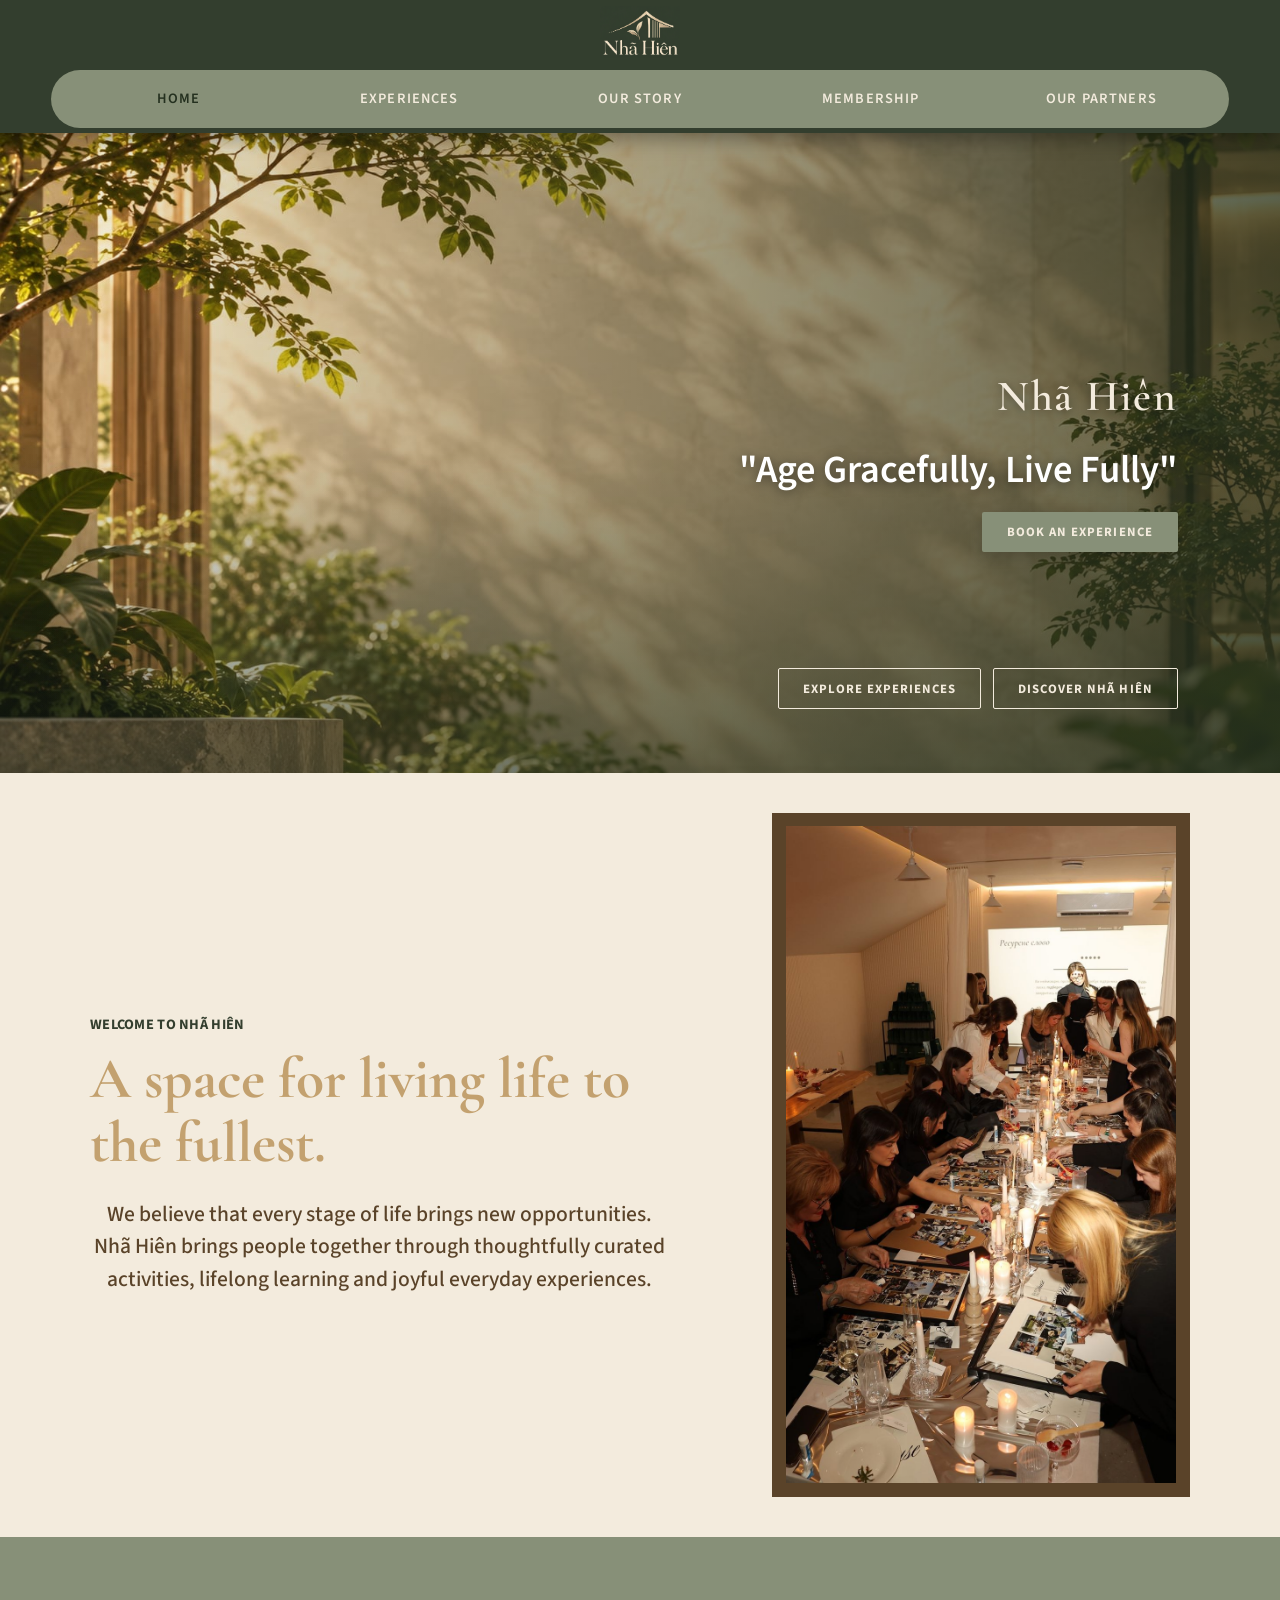
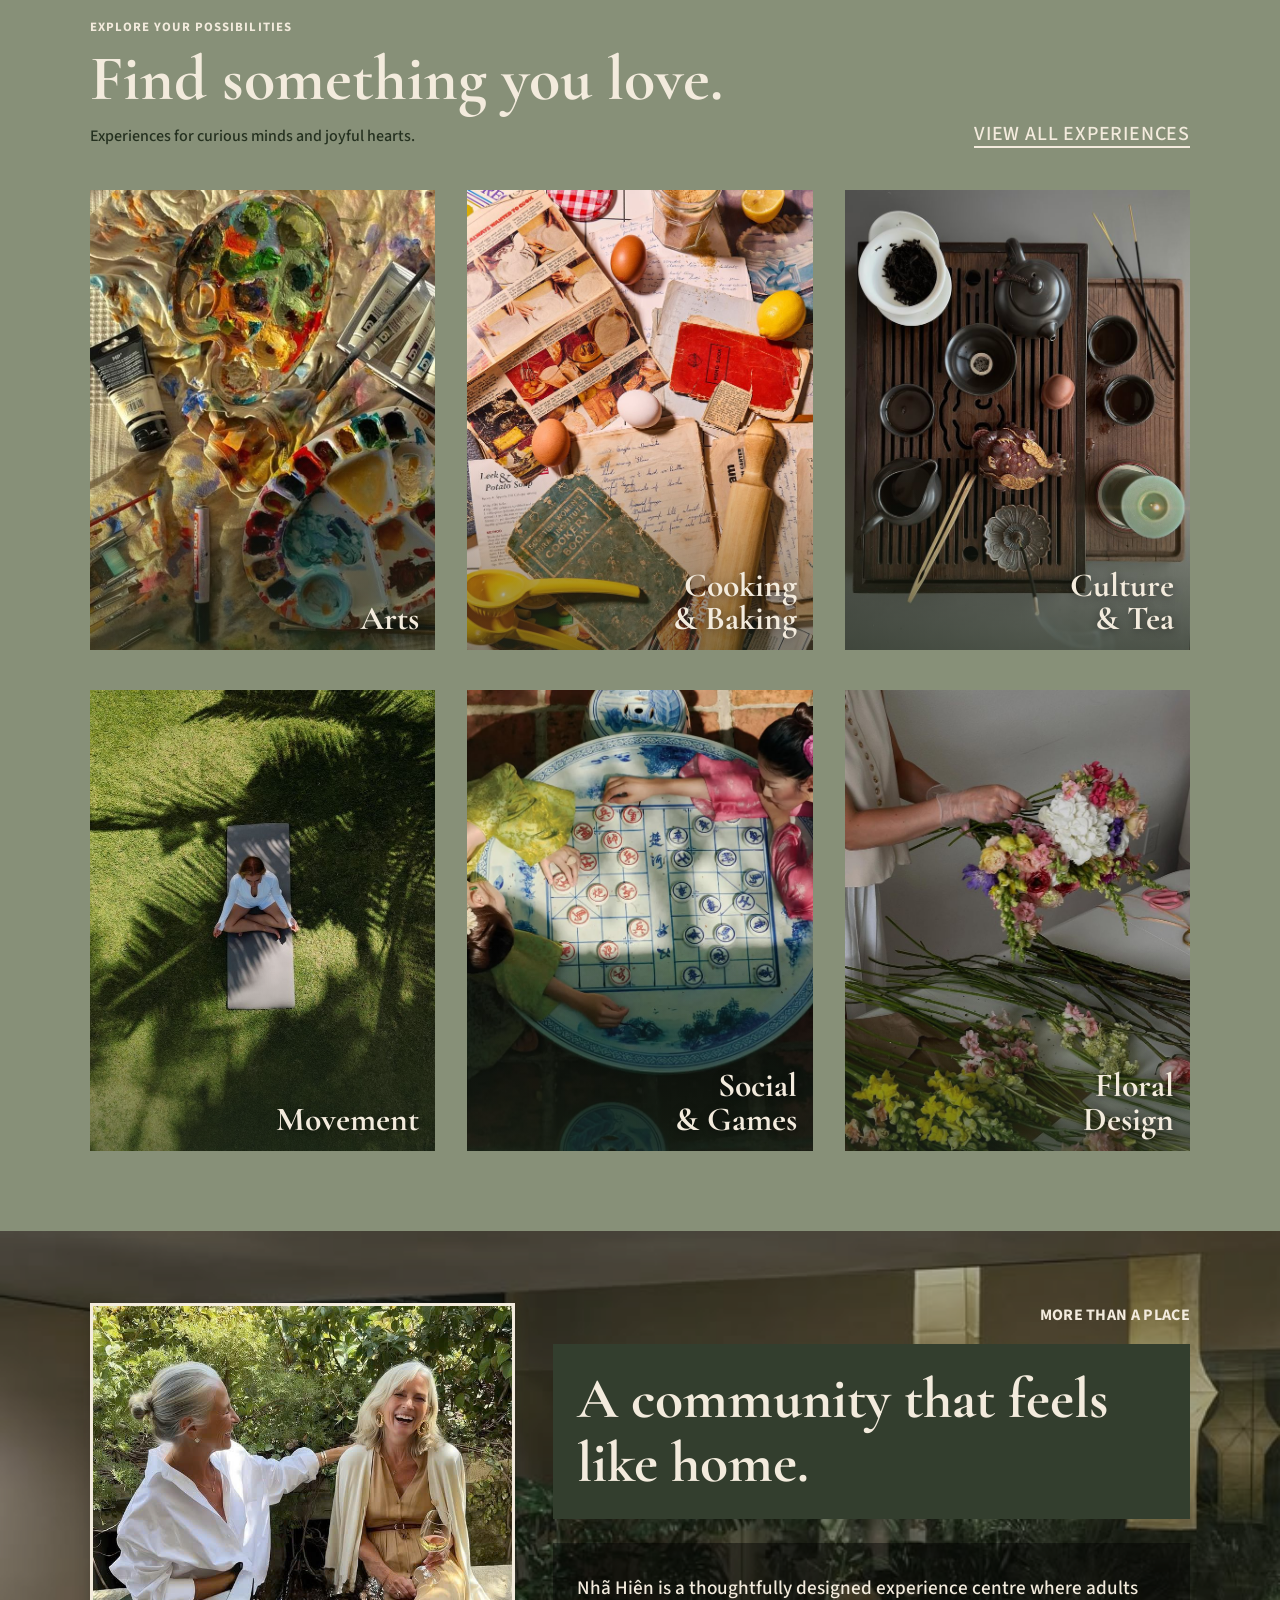
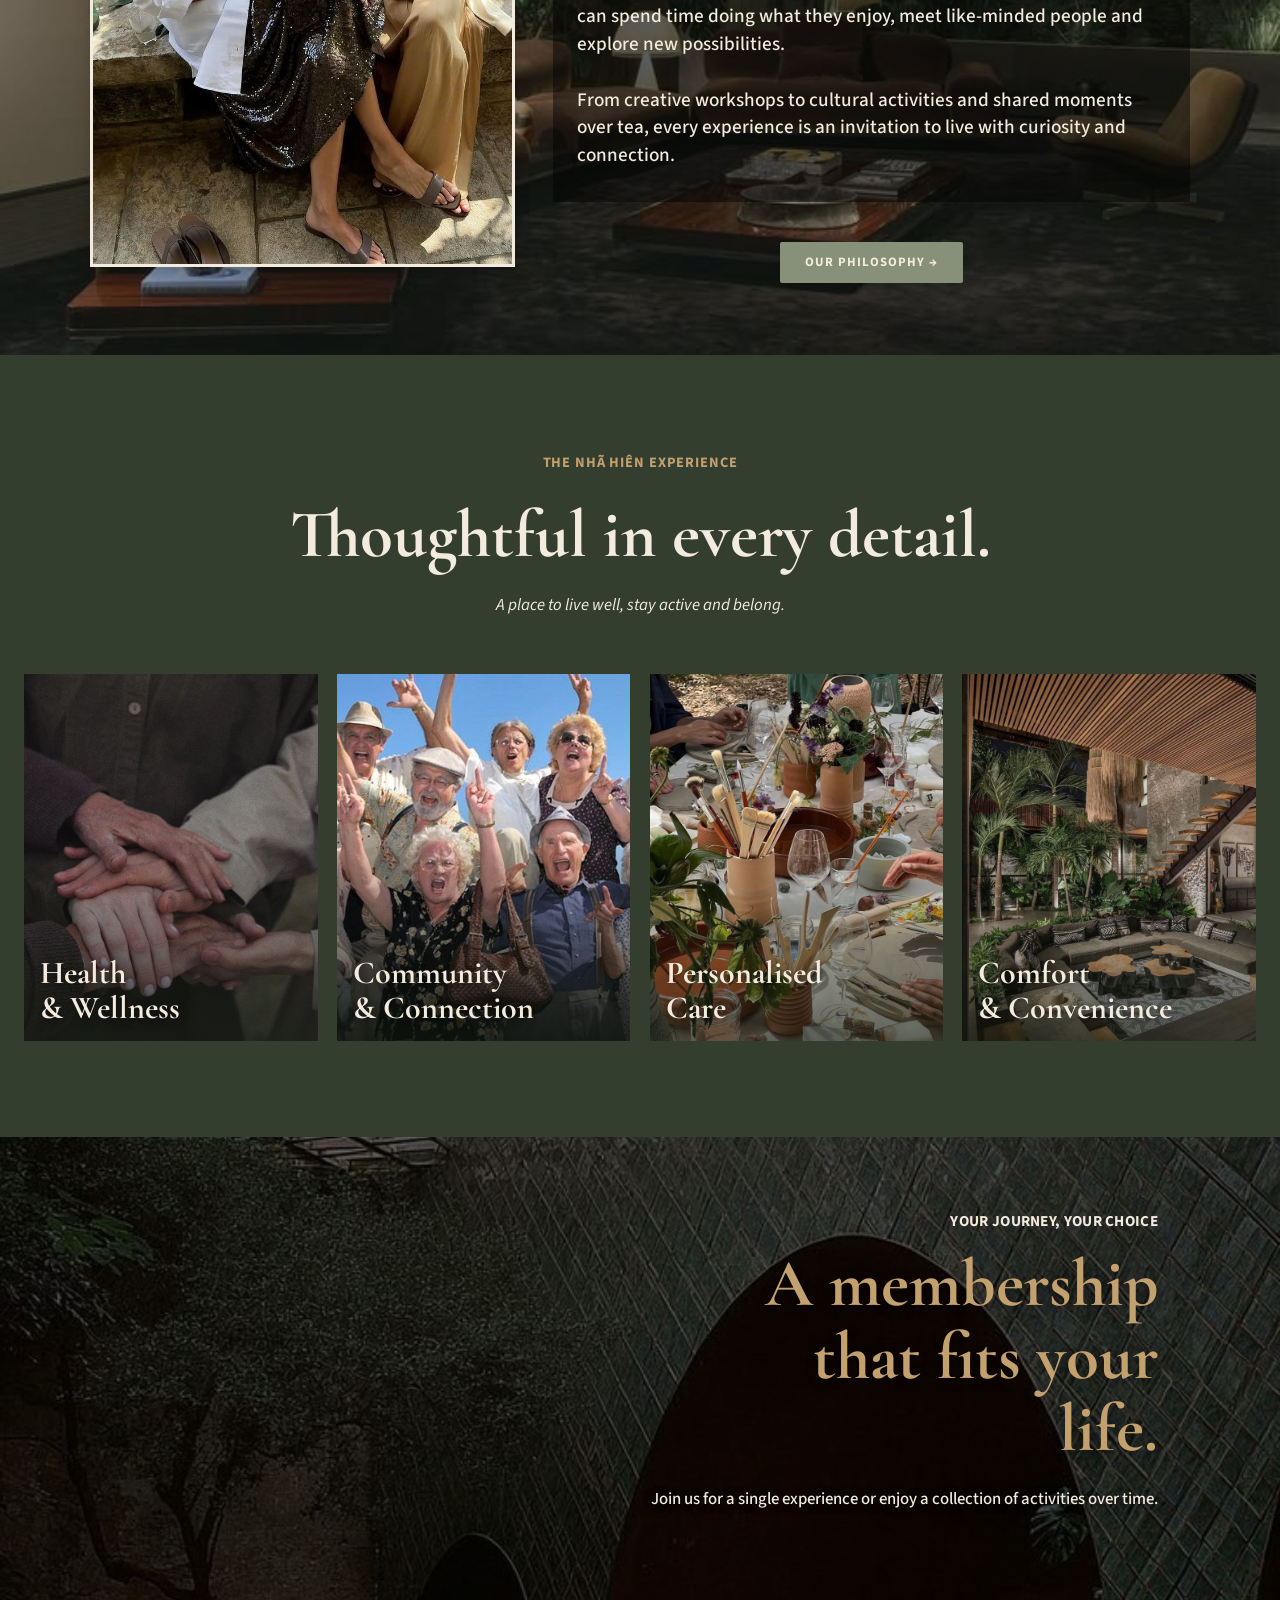
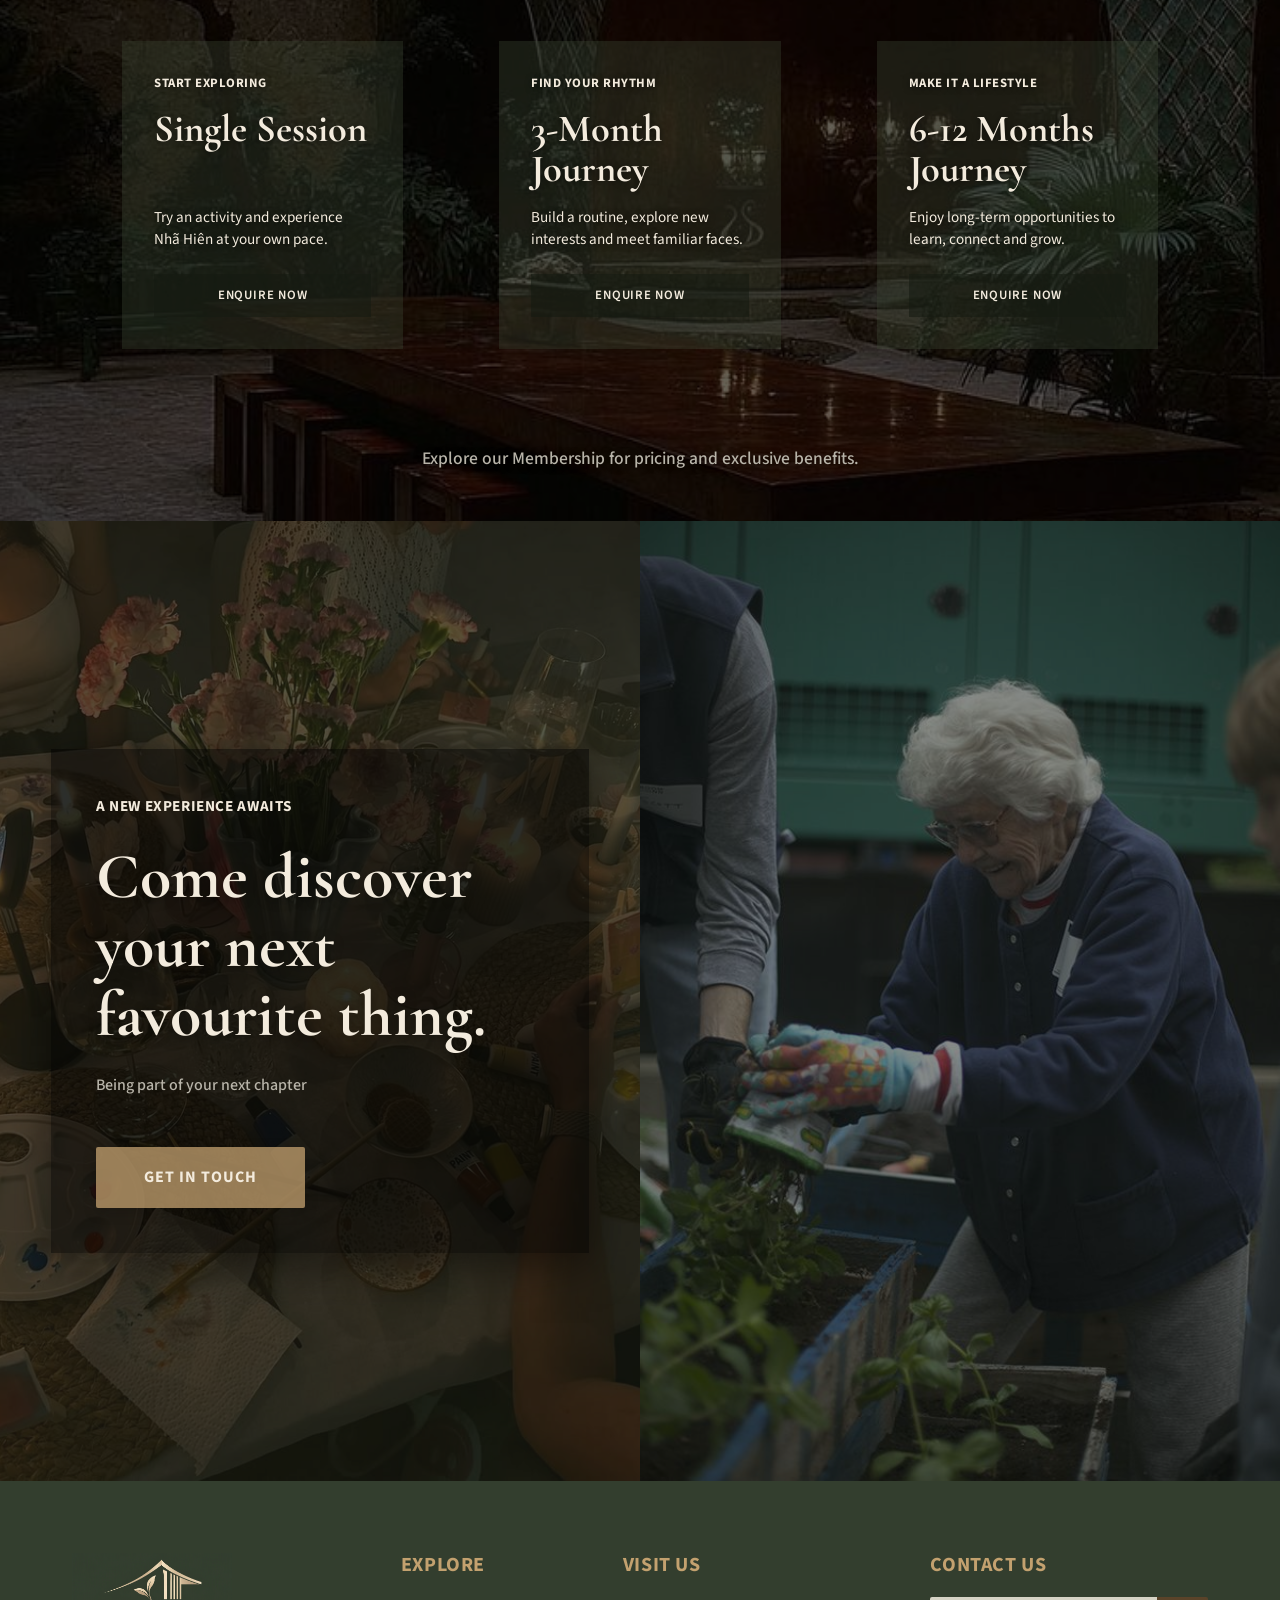
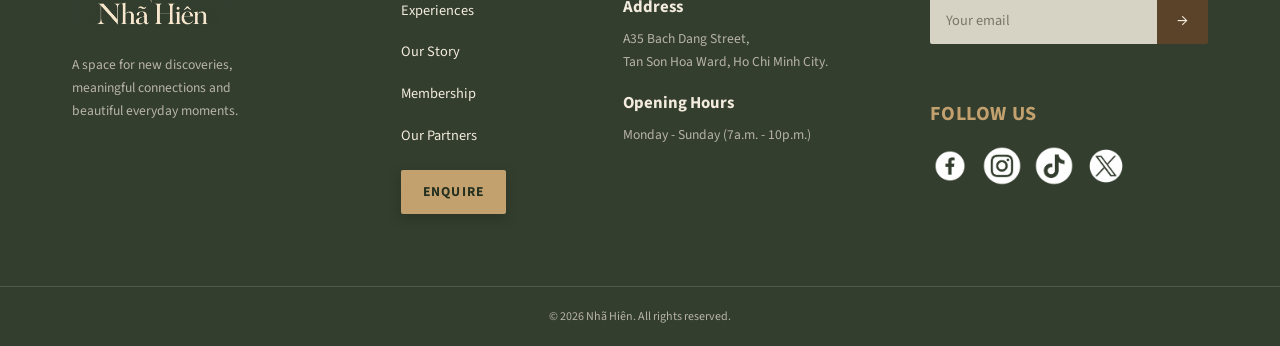
<file: index.html>
<!DOCTYPE html>
<html lang="en">

<head>
  <meta charset="UTF-8">
  <meta name="viewport" content="width=device-width, initial-scale=1.0">
  <title>Nhã Hiên</title>
  <link rel="preconnect" href="https://fonts.googleapis.com">
  <link rel="preconnect" href="https://fonts.gstatic.com" crossorigin>
  <link href="https://fonts.googleapis.com/css2?family=Source+Sans+3:ital,wght@0,200..900;1,200..900&display=swap"
    rel="stylesheet">
  <link href="https://fonts.googleapis.com/css2?family=Cormorant+Garamond:wght@600;700&display=swap" rel="stylesheet">
  <link rel="icon" href="favicon.ico" sizes="48x48">
  <link rel="icon" type="image/png" sizes="32x32" href="img/brand/favicon-32.png">
  <link rel="icon" type="image/png" sizes="512x512" href="img/brand/favicon-512.png">
  <link rel="apple-touch-icon" href="img/brand/apple-touch-icon.png">
  <link rel="stylesheet" href="assets/css/styles.css">
  <script>document.documentElement.classList.add("js");</script>
</head>
<body>
  <header class="site-header">
    <a class="site-header__brand" href="index.html">
      <img src="img/brand/logo.png" alt="Nhã Hiên">
    </a>
    <nav class="site-nav" aria-label="Main">
      <a class="site-nav__link is-active" href="index.html" aria-current="page">Home</a>
      <a class="site-nav__link" href="experience.html">Experiences</a>
      <a class="site-nav__link" href="story.html">Our Story</a>
      <a class="site-nav__link" href="membership.html">Membership</a>
      <a class="site-nav__link" href="partner.html">Our Partners</a>
    </nav>
  </header>

  <main>
    <!-- Hero -->
    <section class="section section--dark hero-section" id="home">
      <div class="hero-banner">
        <img class="hero-banner__image" src="img/backgrounds/banner.jpg"
          alt="Sunlit garden terrace surrounded by greenery">
        <div class="hero-banner__content">
          <div class="hero-banner__main">
            <div class="hero-banner__heading">
              <p class="hero-banner__brand">Nhã Hiên</p>
              <h1 class="hero-banner__title">"Age Gracefully, Live Fully"</h1>
            </div>
            <a class="button button--primary hero-banner__button" href="experience.html">Book An Experience</a>
          </div>
          <div class="hero-banner__links">
            <a class="button button--outline hero-banner__button" href="experience.html">Explore Experiences</a>
            <a class="button button--outline hero-banner__button" href="story.html">Discover Nhã Hiên</a>
          </div>
        </div>
      </div>
    </section>

    <!-- About -->
    <section class="about-section" id="about">
      <div class="about-section__grid reveal">
        <div class="about-section__body">
          <p class="about-section__eyebrow">Welcome to Nhã Hiên</p>
          <h2 class="about-section__title">A space for living life to the fullest.</h2>
          <p class="about-section__text">
            We believe that every stage of life brings new opportunities. Nhã Hiên brings people together through
            thoughtfully curated activities, lifelong learning and joyful everyday experiences.
          </p>
        </div>
        <div class="about-section__media">
          <img src="img/home/about.jpg" alt="Image">
        </div>
      </div>
    </section>

    <!-- Experiences -->
    <section class="explore" id="services">
      <div class="explore__inner">
        <div class="explore__head reveal">
          <div class="explore__intro">
            <p class="explore__eyebrow">Explore your possibilities</p>
            <h2 class="explore__title">Find something you love.</h2>
            <p class="explore__lead">Experiences for curious minds and joyful hearts.</p>
          </div>
          <a class="explore__all" href="experience.html">View all experiences</a>
        </div>

        <div class="explore__grid">
          <a class="tile reveal" href="experience.html#arts" style="--delay:.00s">
            <img src="img/home/arts.jpeg" alt="Paint palette and brushes on a studio table" loading="lazy">
            <span class="tile__label">Arts</span>
          </a>
          <a class="tile reveal" href="experience.html#baking" style="--delay:.08s">
            <img src="img/experiences/baking.jpeg" alt="Vintage recipes, eggs and a rolling pin" loading="lazy">
            <span class="tile__label">Cooking<br>&amp; Baking</span>
          </a>
          <a class="tile reveal" href="experience.html#tea" style="--delay:.16s">
            <img src="img/experiences/tea.jpeg" alt="Traditional tea tray with incense" loading="lazy">
            <span class="tile__label">Culture<br>&amp; Tea</span>
          </a>
          <a class="tile tile--left reveal" href="experience.html#movement" style="--delay:.00s">
            <img src="img/home/meditate.jpeg" alt="Person meditating on a mat in a sunlit garden" loading="lazy">
            <span class="tile__label">Movement</span>
          </a>
          <a class="tile reveal" href="experience.html#games" style="--delay:.08s">
            <img src="img/home/boardgame.jpeg" alt="Two people playing Chinese chess" loading="lazy">
            <span class="tile__label">Social<br>&amp; Games</span>
          </a>
          <a class="tile reveal" href="experience.html#floral" style="--delay:.16s">
            <img src="img/home/flowers.jpeg" alt="Hands arranging a fresh flower bouquet" loading="lazy">
            <span class="tile__label">Floral<br>Design</span>
          </a>
        </div>
      </div>
    </section>

    <!-- Community -->
    <section class="community" id="philosophy">
      <div class="community__grid">
        <div class="community__photo reveal">
          <img src="img/home/grandmas.jpg" alt="Two women laughing together" loading="lazy">
        </div>
        <div class="community__content reveal" style="--delay:.1s">
          <p class="community__eyebrow">More than a place</p>
          <div class="community__card">
            <h2 class="community__title">A community that feels like home.</h2>
            <div class="community__text">
              <p>Nhã Hiên is a thoughtfully designed experience centre where adults can spend time doing what they
                enjoy, meet like-minded people and explore new possibilities.</p>
              <p>From creative workshops to cultural activities and shared moments over tea, every experience is an
                invitation to live with curiosity and connection.</p>
            </div>
          </div>
          <div class="community__actions">
            <a class="button button--primary hero-banner__button" href="story.html">Our philosophy &rarr;</a>
          </div>
        </div>
      </div>
    </section>

    <!-- The Nhã Hiên Experience -->
    <section class="detail" id="team">
      <div class="detail__inner">
        <div class="detail__head reveal">
          <p class="detail__eyebrow">The Nhã Hiên experience</p>
          <h2 class="detail__title">Thoughtful in every detail.</h2>
          <p class="detail__lead">A place to live well, stay active and belong.</p>
        </div>
        <ul class="detail__grid">
          <li class="detail-tile reveal" style="--delay:.00s">
            <img src="img/home/health.jpeg" alt="Hands resting together in support" loading="lazy">
            <span class="detail-tile__label">Health<br>&amp; Wellness</span>
          </li>
          <li class="detail-tile reveal" style="--delay:.08s">
            <img src="img/home/community.jpeg" alt="Group of older adults celebrating together" loading="lazy">
            <span class="detail-tile__label">Community<br>&amp; Connection</span>
          </li>
          <li class="detail-tile reveal" style="--delay:.16s">
            <img src="img/home/care.jpeg" alt="Beautifully set table with tableware" loading="lazy">
            <span class="detail-tile__label">Personalised<br>Care</span>
          </li>
          <li class="detail-tile reveal" style="--delay:.24s">
            <img src="img/home/comfort.jpeg" alt="Comfortable lounge surrounded by greenery" loading="lazy">
            <span class="detail-tile__label">Comfort<br>&amp; Convenience</span>
          </li>
        </ul>
      </div>
    </section>

    <!-- Membership -->
    <section class="membership" id="membership">
      <div class="membership__inner">
        <div class="membership__head reveal">
          <p class="membership__eyebrow">Your journey, your choice</p>
          <h2 class="membership__title">A membership that fits your life.</h2>
          <p class="membership__lead">Join us for a single experience or enjoy a collection of activities over time.</p>
        </div>
        <ul class="membership__plans">
          <li class="plan reveal" style="--delay:.00s">
            <p class="plan__eyebrow">Start exploring</p>
            <h3 class="plan__title">Single Session</h3>
            <p class="plan__text">Try an activity and experience Nhã Hiên at your own pace.</p>
            <a class="plan__button" href="#contact">Enquire now</a>
          </li>
          <li class="plan reveal" style="--delay:.1s">
            <p class="plan__eyebrow">Find your rhythm</p>
            <h3 class="plan__title">3-Month Journey</h3>
            <p class="plan__text">Build a routine, explore new interests and meet familiar faces.</p>
            <a class="plan__button" href="#contact">Enquire now</a>
          </li>
          <li class="plan reveal" style="--delay:.2s">
            <p class="plan__eyebrow">Make it a lifestyle</p>
            <h3 class="plan__title">6-12 Months Journey</h3>
            <p class="plan__text">Enjoy long-term opportunities to learn, connect and grow.</p>
            <a class="plan__button" href="#contact">Enquire now</a>
          </li>
        </ul>
        <p class="membership__note reveal">Explore our Membership for pricing and exclusive benefits.</p>
      </div>
    </section>

    <!-- Call to action -->
    <section class="discover" id="discover">
      <div class="discover__content">
        <div class="discover__panel reveal">
          <p class="discover__eyebrow">A new experience awaits</p>
          <h2 class="discover__title">Come discover your next favourite thing.</h2>
          <p class="discover__lead">Being part of your next chapter</p>
          <a class="button discover__button" href="#contact">Get in touch</a>
        </div>
      </div>
      <div class="discover__media">
        <img src="img/home/grandma_plant.jpeg" alt="Woman enjoying gardening in a community garden" loading="lazy">
      </div>
    </section>
  </main>

  <footer class="site-footer">
    <div class="site-footer__inner">
      <div class="site-footer__brand">
        <a href="index.html" aria-label="Nhã Hiên home">
          <img class="site-footer__logo" src="img/brand/logo.png" alt="Nhã Hiên">
        </a>
        <p class="site-footer__tagline">A space for new discoveries, meaningful connections and beautiful everyday
          moments.</p>
      </div>

      <nav class="site-footer__col" aria-label="Explore">
        <h2 class="site-footer__heading">Explore</h2>
        <ul class="site-footer__links">
          <li><a href="experience.html">Experiences</a></li>
          <li><a href="story.html">Our Story</a></li>
          <li><a href="membership.html">Membership</a></li>
          <li><a href="partner.html">Our Partners</a></li>
          <li><a href="booking.html">Enquire</a></li>
        </ul>
      </nav>

      <div class="site-footer__col">
        <h2 class="site-footer__heading">Visit us</h2>
        <h3 class="site-footer__subheading">Address</h3>
        <address class="site-footer__text">
          A35 Bach Dang Street,<br>
          Tan Son Hoa Ward, Ho Chi Minh City.
        </address>
        <h3 class="site-footer__subheading">Opening Hours</h3>
        <p class="site-footer__text">Monday - Sunday (7a.m. - 10p.m.)</p>
      </div>

      <div class="site-footer__col" id="contact">
        <h2 class="site-footer__heading">Contact us</h2>
        <form class="footer-form" id="footer-form" novalidate>
          <label class="visually-hidden" for="footer-email">Email address</label>
          <input class="footer-form__input" id="footer-email" type="email" name="email" placeholder="Your email"
            autocomplete="email" required>
          <button class="footer-form__button" type="submit" aria-label="Send">&rarr;</button>
        </form>
        <p class="footer-form__status" role="status" aria-live="polite"></p>

        <h2 class="site-footer__heading site-footer__heading--spaced">Follow us</h2>
        <ul class="site-footer__social">
          <li>
            <a href="#" aria-label="Facebook"><img src="img/social/fb_logo.png" alt="" loading="lazy"></a>
          </li>
          <li>
            <a href="#" aria-label="Instagram"><img src="img/social/ins_logo.png" alt="" loading="lazy"></a>
          </li>
          <li>
            <a href="#" aria-label="TikTok"><img src="img/social/tiktok_logo.png" alt="" loading="lazy"></a>
          </li>
          <li>
            <a href="#" aria-label="X"><img src="img/social/x_logo.png" alt="" loading="lazy"></a>
          </li>
        </ul>
      </div>
    </div>

    <div class="site-footer__bottom">
      <p>&copy; 2026 Nhã Hiên. All rights reserved.</p>
    </div>
  </footer>

  <script src="assets/js/app.js"></script>
</body>

</html>
</file>
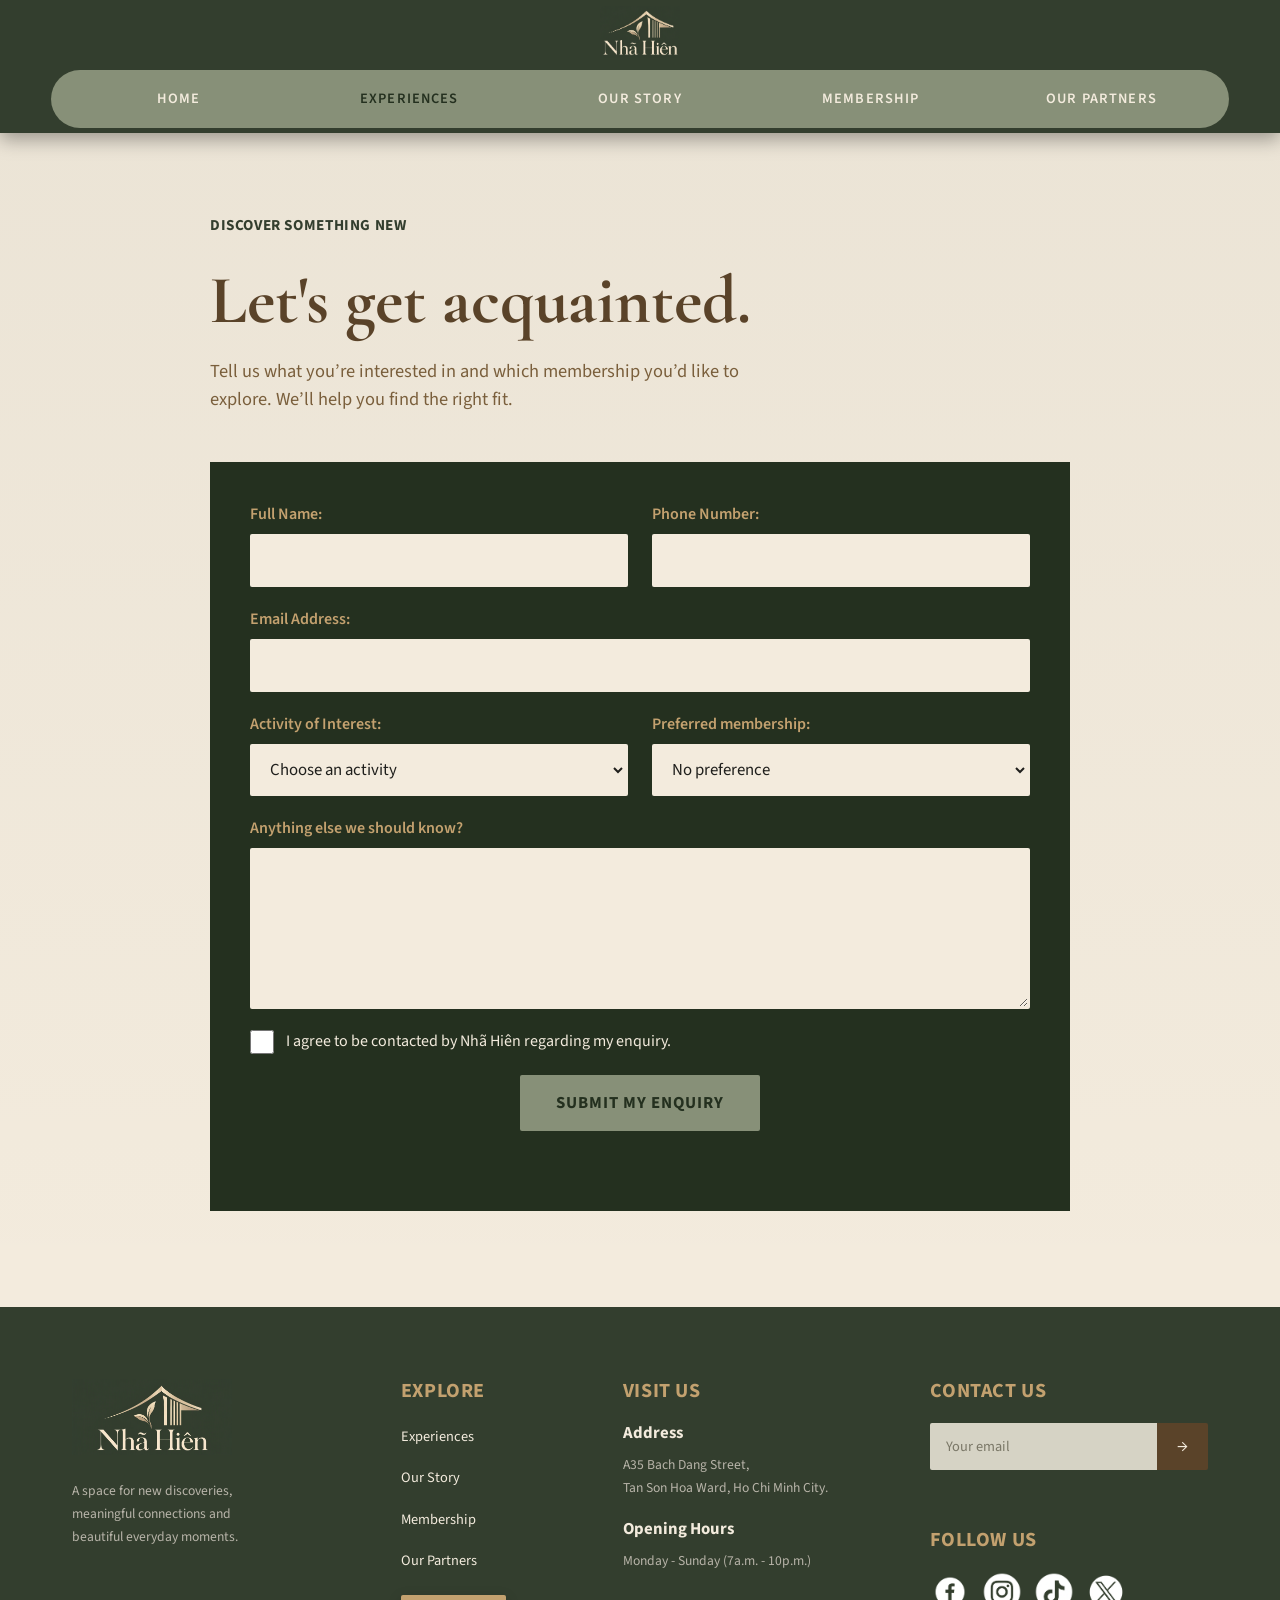
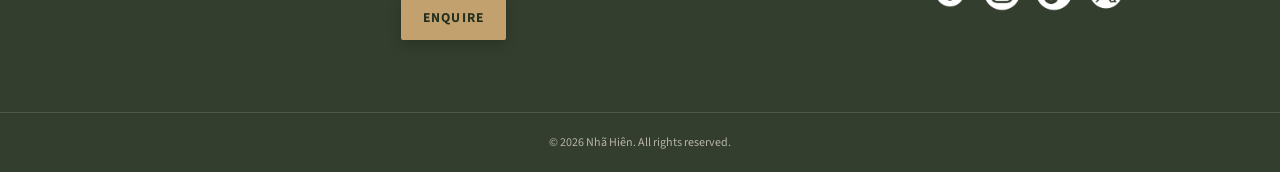
<file: booking.html>
<!DOCTYPE html>
<html lang="en">

<head>
    <meta charset="UTF-8">
    <meta name="viewport" content="width=device-width, initial-scale=1.0">
    <title>Enquire | Nhã Hiên</title>
    <link rel="preconnect" href="https://fonts.googleapis.com">
    <link rel="preconnect" href="https://fonts.gstatic.com" crossorigin>
    <link href="https://fonts.googleapis.com/css2?family=Source+Sans+3:ital,wght@0,200..900;1,200..900&display=swap"
        rel="stylesheet">
    <link href="https://fonts.googleapis.com/css2?family=Cormorant+Garamond:wght@600;700&display=swap" rel="stylesheet">
    <link rel="icon" href="favicon.ico" sizes="48x48">
    <link rel="icon" type="image/png" sizes="32x32" href="img/brand/favicon-32.png">
    <link rel="icon" type="image/png" sizes="512x512" href="img/brand/favicon-512.png">
    <link rel="apple-touch-icon" href="img/brand/apple-touch-icon.png">
    <link rel="stylesheet" href="assets/css/styles.css">
    <script>document.documentElement.classList.add("js");</script>
</head>

<body>
    <header class="site-header">
        <a class="site-header__brand" href="index.html"><img src="img/brand/logo.png" alt="Nhã Hiên"></a>
        <nav class="site-nav" aria-label="Main">
            <a class="site-nav__link" href="index.html">Home</a>
            <a class="site-nav__link is-active" href="experience.html">Experiences</a>
            <a class="site-nav__link" href="story.html">Our Story</a>
            <a class="site-nav__link" href="membership.html">Membership</a>
            <a class="site-nav__link" href="partner.html">Our Partners</a>
        </nav>
    </header>

    <main class="page-main">
        <section class="booking" aria-labelledby="booking-title">
            <div class="booking__inner">
                <p class="booking__eyebrow">Discover something new</p>
                <h1 class="booking__title" id="booking-title">Let's get acquainted.</h1>
                <p class="booking__lead">Tell us what you’re interested in and which membership you’d like to explore.
                    We’ll help you find the right fit.</p>

                <form class="booking-form" id="booking-form" novalidate autocomplete="on">
                    <div class="hp" aria-hidden="true">
                        <label for="website">Leave this field empty</label>
                        <input id="website" name="website" type="text" tabindex="-1" autocomplete="off">
                    </div>
                    <div class="field">
                        <label for="fullname">Full Name:</label>
                        <input id="fullname" name="fullname" type="text" autocomplete="name" maxlength="80" required
                            aria-describedby="fullname-error">
                        <p class="field__error" id="fullname-error" hidden></p>
                    </div>
                    <div class="field">
                        <label for="phone">Phone Number:</label>
                        <input id="phone" name="phone" type="tel" inputmode="tel" autocomplete="tel" maxlength="20"
                            required aria-describedby="phone-error">
                        <p class="field__error" id="phone-error" hidden></p>
                    </div>
                    <div class="field field--full">
                        <label for="email">Email Address:</label>
                        <input id="email" name="email" type="email" inputmode="email" autocomplete="email"
                            maxlength="120" required aria-describedby="email-error">
                        <p class="field__error" id="email-error" hidden></p>
                    </div>
                    <div class="field">
                        <label for="activity">Activity of Interest:</label>
                        <select id="activity" name="activity" required aria-describedby="activity-error">
                            <option value="">Choose an activity</option>
                            <option>Painting &amp; Creative Art</option>
                            <option>Pottery &amp; Handcrafts</option>
                            <option>Cooking Together</option>
                            <option>Baking Workshop</option>
                            <option>Tea Appreciation</option>
                            <option>Cultural Discovery</option>
                            <option>Gentle Movement</option>
                            <option>Active Movement</option>
                            <option>Board Games &amp; Chess</option>
                            <option>Community Gatherings</option>
                            <option>Flower Arrangement</option>
                        </select>
                        <p class="field__error" id="activity-error" hidden></p>
                    </div>
                    <div class="field">
                        <label for="option">Preferred membership:</label>
                        <select id="option" name="option" aria-describedby="option-error">
                            <option value="">No preference</option>
                            <option value="single-session">Single Session</option>
                            <option value="bamboo">Bamboo - 1 month</option>
                            <option value="wisteria-3">Wisteria - 3 months</option>
                            <option value="wisteria-6">Wisteria - 6 months</option>
                            <option value="bonsai">Bonsai - 12 months</option>
                            <option value="lotus">Lotus - 12 months</option>
                            <option value="not-sure">Need consultation</option>
                        </select>
                        <p class="field__error" id="option-error" hidden></p>
                    </div>
                    <div class="field field--full">
                        <label for="message">Anything else we should know?</label>
                        <textarea id="message" name="message" rows="5" maxlength="1000"
                            aria-describedby="message-error"></textarea>
                        <p class="field__error" id="message-error" hidden></p>
                    </div>
                    <div class="booking-form__consent field--full">
                        <input id="consent" name="consent" type="checkbox" required aria-describedby="consent-error">
                        <label for="consent">I agree to be contacted by Nhã Hiên regarding my enquiry.</label>
                        <p class="field__error" id="consent-error" hidden></p>
                    </div>
                    <div class="booking-form__actions field--full">
                        <button class="booking-form__submit" type="submit">Submit my enquiry</button>
                        <p class="booking-form__status" id="booking-status" role="status" aria-live="polite"></p>
                    </div>
                </form>
            </div>
        </section>
    </main>

    <footer class="site-footer">
        <div class="site-footer__inner">
            <div class="site-footer__brand">
                <a href="index.html" aria-label="Nhã Hiên home"><img class="site-footer__logo" src="img/brand/logo.png"
                        alt="Nhã Hiên"></a>
                <p class="site-footer__tagline">A space for new discoveries, meaningful connections and beautiful
                    everyday moments.</p>
            </div>
            <nav class="site-footer__col" aria-label="Explore">
                <h2 class="site-footer__heading">Explore</h2>
                <ul class="site-footer__links">
                    <li><a href="experience.html">Experiences</a></li>
                    <li><a href="story.html">Our Story</a></li>
                    <li><a href="membership.html">Membership</a></li>
                    <li><a href="partner.html">Our Partners</a></li>
                    <li><a href="booking.html">Enquire</a></li>
                </ul>
            </nav>
            <div class="site-footer__col">
                <h2 class="site-footer__heading">Visit us</h2>
                <h3 class="site-footer__subheading">Address</h3>
                <address class="site-footer__text">A35 Bach Dang Street,<br>Tan Son Hoa Ward, Ho Chi Minh City.
                </address>
                <h3 class="site-footer__subheading">Opening Hours</h3>
                <p class="site-footer__text">Monday - Sunday (7a.m. - 10p.m.)</p>
            </div>
            <div class="site-footer__col" id="contact">
                <h2 class="site-footer__heading">Contact us</h2>
                <form class="footer-form" id="footer-form" novalidate>
                    <label class="visually-hidden" for="footer-email">Email address</label>
                    <input class="footer-form__input" id="footer-email" type="email" name="email"
                        placeholder="Your email" autocomplete="email" required>
                    <button class="footer-form__button" type="submit" aria-label="Send">&rarr;</button>
                </form>
                <p class="footer-form__status" role="status" aria-live="polite"></p>
                <h2 class="site-footer__heading site-footer__heading--spaced">Follow us</h2>
                <ul class="site-footer__social">
                    <li><a href="#" aria-label="Facebook"><img src="img/social/fb_logo.png" alt="" loading="lazy"></a>
                    </li>
                    <li><a href="#" aria-label="Instagram"><img src="img/social/ins_logo.png" alt="" loading="lazy"></a>
                    </li>
                    <li><a href="#" aria-label="TikTok"><img src="img/social/tiktok_logo.png" alt="" loading="lazy"></a>
                    </li>
                    <li><a href="#" aria-label="X"><img src="img/social/x_logo.png" alt="" loading="lazy"></a></li>
                </ul>
            </div>
        </div>
        <div class="site-footer__bottom">
            <p>&copy; 2026 Nhã Hiên. All rights reserved.</p>
        </div>
    </footer>

    <script src="assets/js/app.js"></script>
    <script src="assets/js/booking.js"></script>
</body>

</html>
</file>
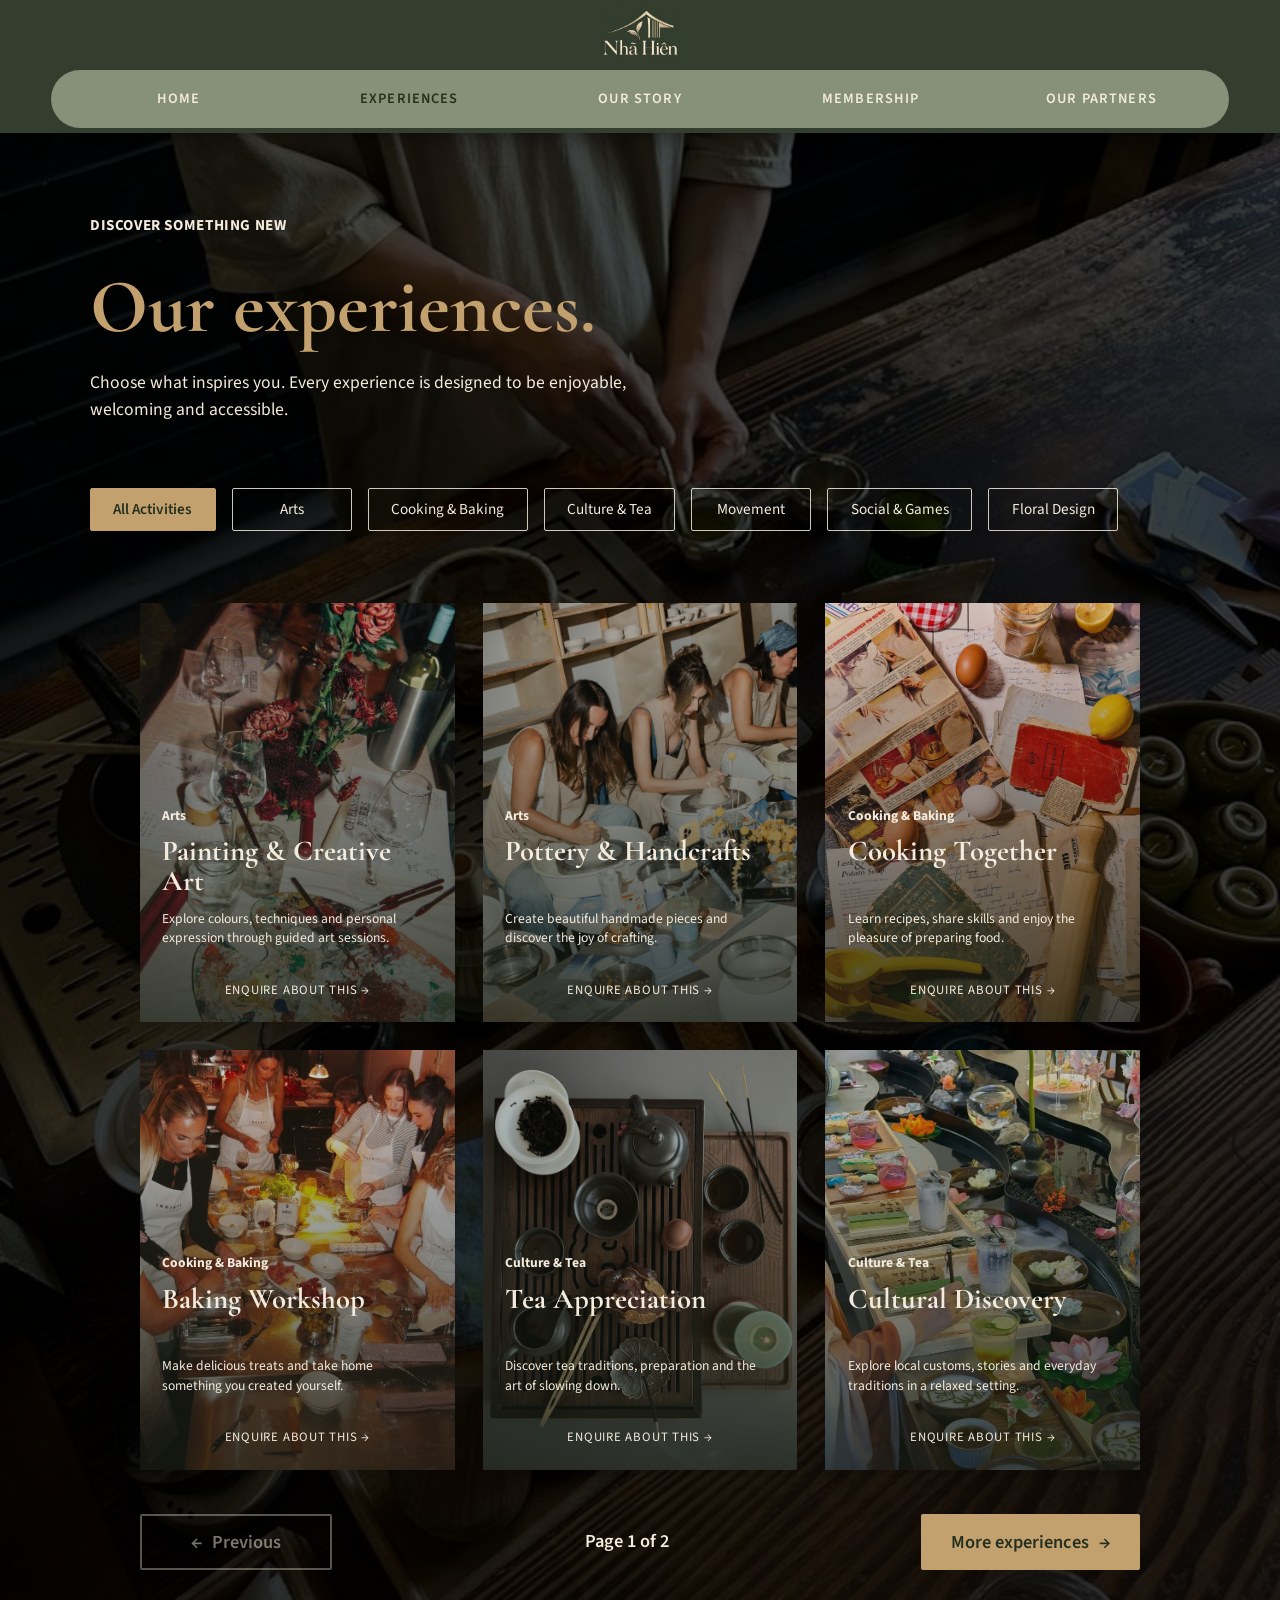
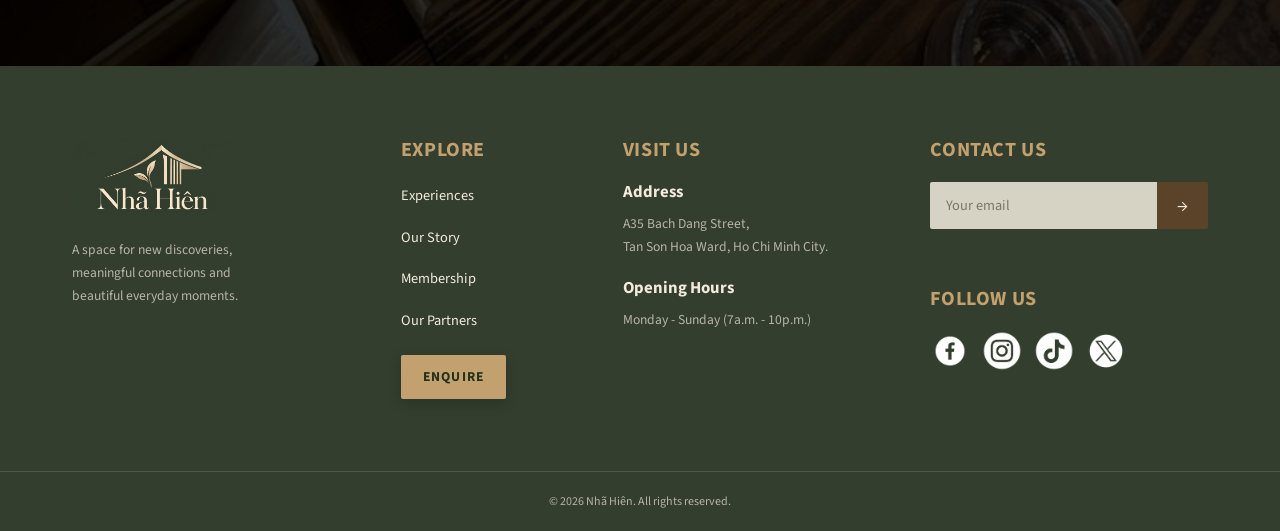
<file: experience.html>
<!DOCTYPE html>
<html lang="en">

<head>
  <meta charset="UTF-8">
  <meta name="viewport" content="width=device-width, initial-scale=1.0">
  <title>Experiences | Nhã Hiên</title>
  <link rel="preconnect" href="https://fonts.googleapis.com">
  <link rel="preconnect" href="https://fonts.gstatic.com" crossorigin>
  <link href="https://fonts.googleapis.com/css2?family=Source+Sans+3:ital,wght@0,200..900;1,200..900&display=swap"
    rel="stylesheet">
  <link href="https://fonts.googleapis.com/css2?family=Cormorant+Garamond:wght@600;700&display=swap" rel="stylesheet">
  <link rel="icon" href="favicon.ico" sizes="48x48">
  <link rel="icon" type="image/png" sizes="32x32" href="img/brand/favicon-32.png">
  <link rel="icon" type="image/png" sizes="512x512" href="img/brand/favicon-512.png">
  <link rel="apple-touch-icon" href="img/brand/apple-touch-icon.png">
  <link rel="stylesheet" href="assets/css/styles.css">
  <script>document.documentElement.classList.add("js");</script>
</head>

<body>
  <header class="site-header">
    <a class="site-header__brand" href="index.html"><img src="img/brand/logo.png" alt="Nhã Hiên"></a>
    <nav class="site-nav" aria-label="Main">
      <a class="site-nav__link" href="index.html">Home</a>
      <a class="site-nav__link is-active" href="experience.html" aria-current="page">Experiences</a>
      <a class="site-nav__link" href="story.html">Our Story</a>
      <a class="site-nav__link" href="membership.html">Membership</a>
      <a class="site-nav__link" href="partner.html">Our Partners</a>
    </nav>
  </header>

  <main class="page-main">
    <section class="exp-hero" aria-labelledby="exp-title">
      <div class="exp-hero__inner reveal">
        <p class="exp-hero__eyebrow">Discover something new</p>
        <h1 class="exp-hero__title" id="exp-title">Our experiences.</h1>
        <p class="exp-hero__text">Choose what inspires you. Every experience is designed to be enjoyable, welcoming and
          accessible.</p>
        <div class="exp-filter" role="group" aria-label="Filter experiences">
          <button class="exp-filter__btn is-active" type="button" data-filter="all" aria-pressed="true">All
            Activities</button>
          <button class="exp-filter__btn" type="button" data-filter="arts" aria-pressed="false">Arts</button>
          <button class="exp-filter__btn" type="button" data-filter="baking" aria-pressed="false">Cooking &amp;
            Baking</button>
          <button class="exp-filter__btn" type="button" data-filter="tea" aria-pressed="false">Culture &amp;
            Tea</button>
          <button class="exp-filter__btn" type="button" data-filter="movement" aria-pressed="false">Movement</button>
          <button class="exp-filter__btn" type="button" data-filter="games" aria-pressed="false">Social &amp;
            Games</button>
          <button class="exp-filter__btn" type="button" data-filter="floral" aria-pressed="false">Floral Design</button>
        </div>

        <div class="exp-grid" id="exp-grid">
          <article class="exp-card" data-category="arts">
            <img class="exp-card__img" src="img/experiences/craft.jpeg" alt="" loading="lazy">
            <div class="exp-card__body">
              <p class="exp-card__category">Arts</p>
              <h2 class="exp-card__title">Painting &amp; Creative Art</h2>
              <p class="exp-card__text">Explore colours, techniques and personal expression through guided art sessions.
              </p>
              <a class="exp-card__link" href="booking.html?activity=Painting%20%26%20Creative%20Art">Enquire about this
                <span aria-hidden="true">&rarr;</span></a>
            </div>
          </article>
          <article class="exp-card" data-category="arts">
            <img class="exp-card__img" src="img/experiences/pottery.jpeg" alt="" loading="lazy">
            <div class="exp-card__body">
              <p class="exp-card__category">Arts</p>
              <h2 class="exp-card__title">Pottery &amp; Handcrafts</h2>
              <p class="exp-card__text">Create beautiful handmade pieces and discover the joy of crafting.</p>
              <a class="exp-card__link" href="booking.html?activity=Pottery%20%26%20Handcrafts">Enquire about this <span
                  aria-hidden="true">&rarr;</span></a>
            </div>
          </article>
          <article class="exp-card" data-category="baking">
            <img class="exp-card__img" src="img/experiences/baking.jpeg" alt="" loading="lazy">
            <div class="exp-card__body">
              <p class="exp-card__category">Cooking &amp; Baking</p>
              <h2 class="exp-card__title">Cooking Together</h2>
              <p class="exp-card__text">Learn recipes, share skills and enjoy the pleasure of preparing food.</p>
              <a class="exp-card__link" href="booking.html?activity=Cooking%20Together">Enquire about this <span
                  aria-hidden="true">&rarr;</span></a>
            </div>
          </article>
          <article class="exp-card" data-category="baking">
            <img class="exp-card__img" src="img/experiences/cooking.jpeg" alt="" loading="lazy">
            <div class="exp-card__body">
              <p class="exp-card__category">Cooking &amp; Baking</p>
              <h2 class="exp-card__title">Baking Workshop</h2>
              <p class="exp-card__text">Make delicious treats and take home something you created yourself.</p>
              <a class="exp-card__link" href="booking.html?activity=Baking%20Workshop">Enquire about this <span
                  aria-hidden="true">&rarr;</span></a>
            </div>
          </article>
          <article class="exp-card" data-category="tea">
            <img class="exp-card__img" src="img/experiences/tea.jpeg" alt="" loading="lazy">
            <div class="exp-card__body">
              <p class="exp-card__category">Culture &amp; Tea</p>
              <h2 class="exp-card__title">Tea Appreciation</h2>
              <p class="exp-card__text">Discover tea traditions, preparation and the art of slowing down.</p>
              <a class="exp-card__link" href="booking.html?activity=Tea%20Appreciation">Enquire about this <span
                  aria-hidden="true">&rarr;</span></a>
            </div>
          </article>
          <article class="exp-card" data-category="tea">
            <img class="exp-card__img" src="img/experiences/cultural_discovery.jpeg" alt="" loading="lazy">
            <div class="exp-card__body">
              <p class="exp-card__category">Culture &amp; Tea</p>
              <h2 class="exp-card__title">Cultural Discovery</h2>
              <p class="exp-card__text">Explore local customs, stories and everyday traditions in a relaxed setting.</p>
              <a class="exp-card__link" href="booking.html?activity=Cultural%20Discovery">Enquire about this <span
                  aria-hidden="true">&rarr;</span></a>
            </div>
          </article>
          <article class="exp-card" data-category="movement">
            <img class="exp-card__img" src="img/experiences/yoga.jpeg" alt="" loading="lazy">
            <div class="exp-card__body">
              <p class="exp-card__category">Movement</p>
              <h2 class="exp-card__title">Gentle Movement</h2>
              <p class="exp-card__text">Enjoy slow, guided sessions focused on balance, flexibility, moving at a
                comfortable pace.</p>
              <a class="exp-card__link" href="booking.html?activity=Gentle%20Movement">Enquire about this <span
                  aria-hidden="true">&rarr;</span></a>
            </div>
          </article>
          <article class="exp-card" data-category="movement">
            <img class="exp-card__img" src="img/experiences/movement.jpeg" alt="" loading="lazy">
            <div class="exp-card__body">
              <p class="exp-card__category">Movement</p>
              <h2 class="exp-card__title">Active Movement</h2>
              <p class="exp-card__text">Build strength, flexibility and energy through uplifting, low-impact sports and
                cardio activities.</p>
              <a class="exp-card__link" href="booking.html?activity=Active%20Movement">Enquire about this <span
                  aria-hidden="true">&rarr;</span></a>
            </div>
          </article>
          <article class="exp-card" data-category="games">
            <img class="exp-card__img" src="img/experiences/board_games.jpeg" alt="" loading="lazy">
            <div class="exp-card__body">
              <p class="exp-card__category">Social &amp; Games</p>
              <h2 class="exp-card__title">Board Games &amp; Chess</h2>
              <p class="exp-card__text">Enjoy friendly games, mental challenges and good company.</p>
              <a class="exp-card__link" href="booking.html?activity=Board%20Games%20%26%20Chess">Enquire about this
                <span aria-hidden="true">&rarr;</span></a>
            </div>
          </article>
          <article class="exp-card" data-category="games">
            <img class="exp-card__img" src="img/experiences/picnic.jpeg" alt="" loading="lazy">
            <div class="exp-card__body">
              <p class="exp-card__category">Social &amp; Games</p>
              <h2 class="exp-card__title">Community Gatherings</h2>
              <p class="exp-card__text">Meet new people and share meaningful moments over conversation.</p>
              <a class="exp-card__link" href="booking.html?activity=Community%20Gatherings">Enquire about this <span
                  aria-hidden="true">&rarr;</span></a>
            </div>
          </article>
          <article class="exp-card" data-category="floral">
            <img class="exp-card__img" src="img/experiences/arrangements.jpg" alt="" loading="lazy">
            <div class="exp-card__body">
              <p class="exp-card__category">Floral Design</p>
              <h2 class="exp-card__title">Flower Arrangement</h2>
              <p class="exp-card__text">Learn the art of arranging flowers and creating beautiful displays.</p>
              <a class="exp-card__link" href="booking.html?activity=Flower%20Arrangement">Enquire about this <span
                  aria-hidden="true">&rarr;</span></a>
            </div>
          </article>
          <article class="exp-card" data-category="floral">
            <img class="exp-card__img" src="img/experiences/flower.jpeg" alt="" loading="lazy">
            <div class="exp-card__body">
              <p class="exp-card__category">Floral Design</p>
              <h2 class="exp-card__title">Flower Arrangement</h2>
              <p class="exp-card__text">Learn the art of arranging flowers and creating beautiful displays.</p>
              <a class="exp-card__link" href="booking.html?activity=Flower%20Arrangement">Enquire about this <span
                  aria-hidden="true">&rarr;</span></a>
            </div>
          </article>
        </div>
        <p class="exp-empty" id="exp-empty" hidden>New experiences in this category are coming soon.</p>
      </div>
    </section>
  </main>

  <footer class="site-footer">
    <div class="site-footer__inner">
      <div class="site-footer__brand">
        <a href="index.html" aria-label="Nhã Hiên home"><img class="site-footer__logo" src="img/brand/logo.png"
            alt="Nhã Hiên"></a>
        <p class="site-footer__tagline">A space for new discoveries, meaningful connections and beautiful everyday
          moments.</p>
      </div>
      <nav class="site-footer__col" aria-label="Explore">
        <h2 class="site-footer__heading">Explore</h2>
        <ul class="site-footer__links">
          <li><a href="experience.html">Experiences</a></li>
          <li><a href="story.html">Our Story</a></li>
          <li><a href="membership.html">Membership</a></li>
          <li><a href="partner.html">Our Partners</a></li>
          <li><a href="booking.html">Enquire</a></li>
        </ul>
      </nav>
      <div class="site-footer__col">
        <h2 class="site-footer__heading">Visit us</h2>
        <h3 class="site-footer__subheading">Address</h3>
        <address class="site-footer__text">A35 Bach Dang Street,<br>Tan Son Hoa Ward, Ho Chi Minh City.</address>
        <h3 class="site-footer__subheading">Opening Hours</h3>
        <p class="site-footer__text">Monday - Sunday (7a.m. - 10p.m.)</p>
      </div>
      <div class="site-footer__col" id="contact">
        <h2 class="site-footer__heading">Contact us</h2>
        <form class="footer-form" id="footer-form" novalidate>
          <label class="visually-hidden" for="footer-email">Email address</label>
          <input class="footer-form__input" id="footer-email" type="email" name="email" placeholder="Your email"
            autocomplete="email" required>
          <button class="footer-form__button" type="submit" aria-label="Send">&rarr;</button>
        </form>
        <p class="footer-form__status" role="status" aria-live="polite"></p>
        <h2 class="site-footer__heading site-footer__heading--spaced">Follow us</h2>
        <ul class="site-footer__social">
          <li><a href="#" aria-label="Facebook"><img src="img/social/fb_logo.png" alt="" loading="lazy"></a></li>
          <li><a href="#" aria-label="Instagram"><img src="img/social/ins_logo.png" alt="" loading="lazy"></a></li>
          <li><a href="#" aria-label="TikTok"><img src="img/social/tiktok_logo.png" alt="" loading="lazy"></a></li>
          <li><a href="#" aria-label="X"><img src="img/social/x_logo.png" alt="" loading="lazy"></a></li>
        </ul>
      </div>
    </div>
    <div class="site-footer__bottom">
      <p>&copy; 2026 Nhã Hiên. All rights reserved.</p>
    </div>
  </footer>

  <script src="assets/js/app.js"></script>
</body>

</html>
</file>
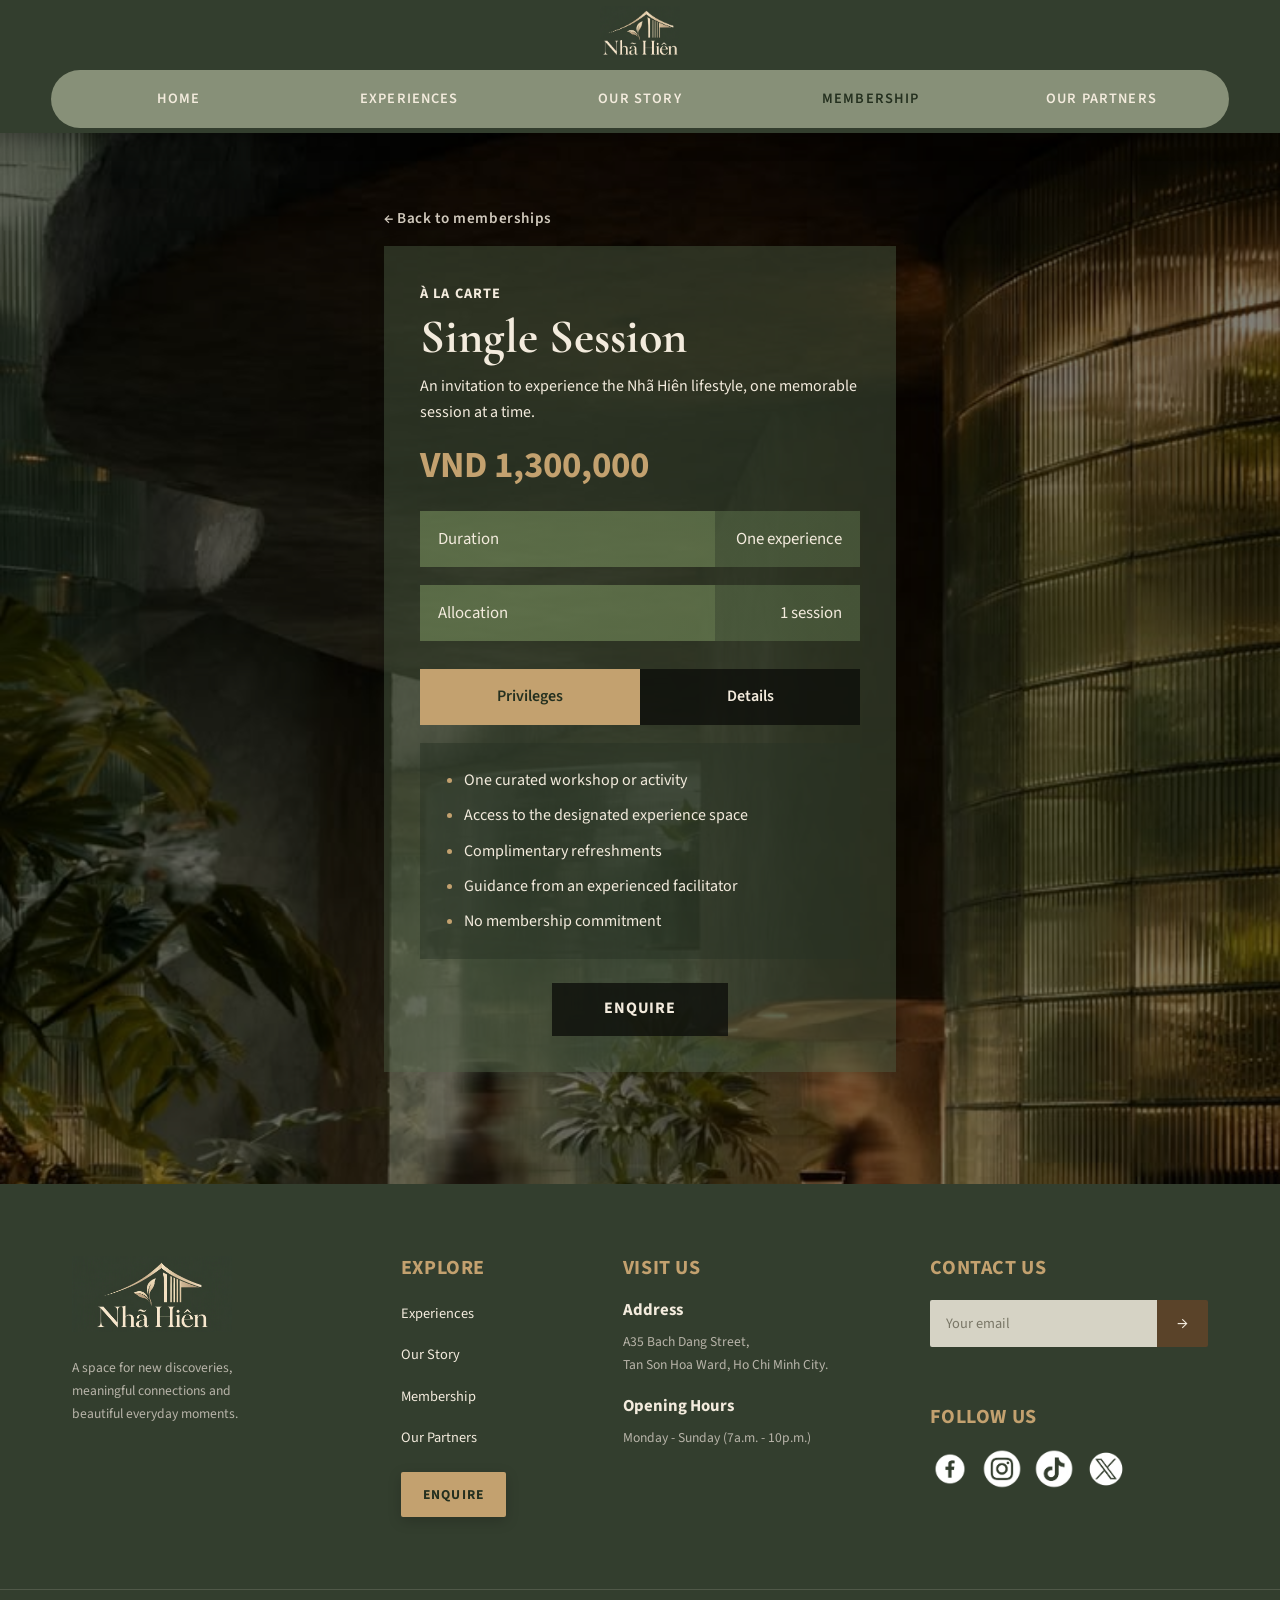
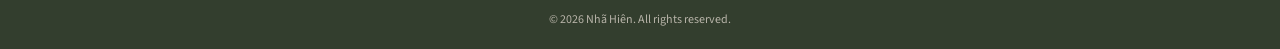
<file: membership-detail.html>
<!DOCTYPE html>
<html lang="en">

<head>
  <meta charset="UTF-8">
  <meta name="viewport" content="width=device-width, initial-scale=1.0">
  <title>Membership | Nhã Hiên</title>
  <link rel="preconnect" href="https://fonts.googleapis.com">
  <link rel="preconnect" href="https://fonts.gstatic.com" crossorigin>
  <link href="https://fonts.googleapis.com/css2?family=Source+Sans+3:ital,wght@0,200..900;1,200..900&display=swap" rel="stylesheet">
  <link href="https://fonts.googleapis.com/css2?family=Cormorant+Garamond:wght@600;700&display=swap" rel="stylesheet">
  <link rel="icon" href="favicon.ico" sizes="48x48">
  <link rel="icon" type="image/png" sizes="32x32" href="img/brand/favicon-32.png">
  <link rel="icon" type="image/png" sizes="512x512" href="img/brand/favicon-512.png">
  <link rel="apple-touch-icon" href="img/brand/apple-touch-icon.png">
  <link rel="stylesheet" href="assets/css/styles.css">
  <link rel="stylesheet" href="assets/css/membership-detail.css">
  <script>document.documentElement.classList.add("js");</script>
</head>

<body>
  <header class="site-header">
    <a class="site-header__brand" href="index.html"><img src="img/brand/logo.png" alt="Nhã Hiên"></a>
    <nav class="site-nav" aria-label="Main">
      <a class="site-nav__link" href="index.html">Home</a>
      <a class="site-nav__link" href="experience.html">Experiences</a>
      <a class="site-nav__link" href="story.html">Our Story</a>
      <a class="site-nav__link is-active" href="membership.html" aria-current="page">Membership</a>
      <a class="site-nav__link" href="partner.html">Our Partners</a>
    </nav>
  </header>

  <main class="page-main">
    <section class="md" aria-label="Membership details">
      <div class="md__inner">
        <a class="md__back" href="membership.html#explore-memberships">&larr; Back to memberships</a>
        <article class="md-card" id="md-card">
          <p class="md-card__tag" id="md-tag"></p>
          <h1 class="md-card__name" id="md-name"></h1>
          <p class="md-card__intro" id="md-intro"></p>
          <p class="md-card__price" id="md-price"></p>
          <dl class="md-rows">
            <div class="md-row">
              <dt>Duration</dt>
              <dd id="md-duration"></dd>
            </div>
            <div class="md-row">
              <dt>Allocation</dt>
              <dd id="md-allocation"></dd>
            </div>
          </dl>
          <div class="md-tabs" role="tablist" aria-label="Membership information">
            <button class="md-tab is-active" type="button" role="tab" aria-selected="true"
              aria-controls="md-privileges-panel">Privileges</button>
            <button class="md-tab" type="button" role="tab" aria-selected="false"
              aria-controls="md-details-panel">Details</button>
          </div>
          <section class="md-panel" id="md-privileges-panel" role="tabpanel">
            <p class="md-panel__text" id="md-eligibility" hidden></p>
            <ul class="md-list" id="md-privileges"></ul>
          </section>
          <section class="md-panel" id="md-details-panel" role="tabpanel" hidden>
            <ul class="md-list" id="md-details"></ul>
          </section>
          <a class="md-card__cta" id="md-cta" href="booking.html">Enquire</a>
        </article>
      </div>
    </section>
  </main>

  <footer class="site-footer">
    <div class="site-footer__inner">
      <div class="site-footer__brand">
        <a href="index.html" aria-label="Nhã Hiên home"><img class="site-footer__logo" src="img/brand/logo.png" alt="Nhã Hiên"></a>
        <p class="site-footer__tagline">A space for new discoveries, meaningful connections and beautiful everyday moments.</p>
      </div>
      <nav class="site-footer__col" aria-label="Explore">
        <h2 class="site-footer__heading">Explore</h2>
        <ul class="site-footer__links">
          <li><a href="experience.html">Experiences</a></li>
          <li><a href="story.html">Our Story</a></li>
          <li><a href="membership.html">Membership</a></li>
          <li><a href="partner.html">Our Partners</a></li>
          <li><a href="booking.html">Enquire</a></li>
        </ul>
      </nav>
      <div class="site-footer__col">
        <h2 class="site-footer__heading">Visit us</h2>
        <h3 class="site-footer__subheading">Address</h3>
        <address class="site-footer__text">A35 Bach Dang Street,<br>Tan Son Hoa Ward, Ho Chi Minh City.</address>
        <h3 class="site-footer__subheading">Opening Hours</h3>
        <p class="site-footer__text">Monday - Sunday (7a.m. - 10p.m.)</p>
      </div>
      <div class="site-footer__col" id="contact">
        <h2 class="site-footer__heading">Contact us</h2>
        <form class="footer-form" id="footer-form" novalidate>
          <label class="visually-hidden" for="footer-email">Email address</label>
          <input class="footer-form__input" id="footer-email" type="email" name="email" placeholder="Your email" autocomplete="email" required>
          <button class="footer-form__button" type="submit" aria-label="Send">&rarr;</button>
        </form>
        <p class="footer-form__status" role="status" aria-live="polite"></p>
        <h2 class="site-footer__heading site-footer__heading--spaced">Follow us</h2>
        <ul class="site-footer__social">
          <li><a href="#" aria-label="Facebook"><img src="img/social/fb_logo.png" alt="" loading="lazy"></a></li>
          <li><a href="#" aria-label="Instagram"><img src="img/social/ins_logo.png" alt="" loading="lazy"></a></li>
          <li><a href="#" aria-label="TikTok"><img src="img/social/tiktok_logo.png" alt="" loading="lazy"></a></li>
          <li><a href="#" aria-label="X"><img src="img/social/x_logo.png" alt="" loading="lazy"></a></li>
        </ul>
      </div>
    </div>
    <div class="site-footer__bottom"><p>&copy; 2026 Nhã Hiên. All rights reserved.</p></div>
  </footer>

  <script src="assets/js/app.js"></script>
  <script src="assets/js/membership-detail.js"></script>
</body>

</html>
</file>
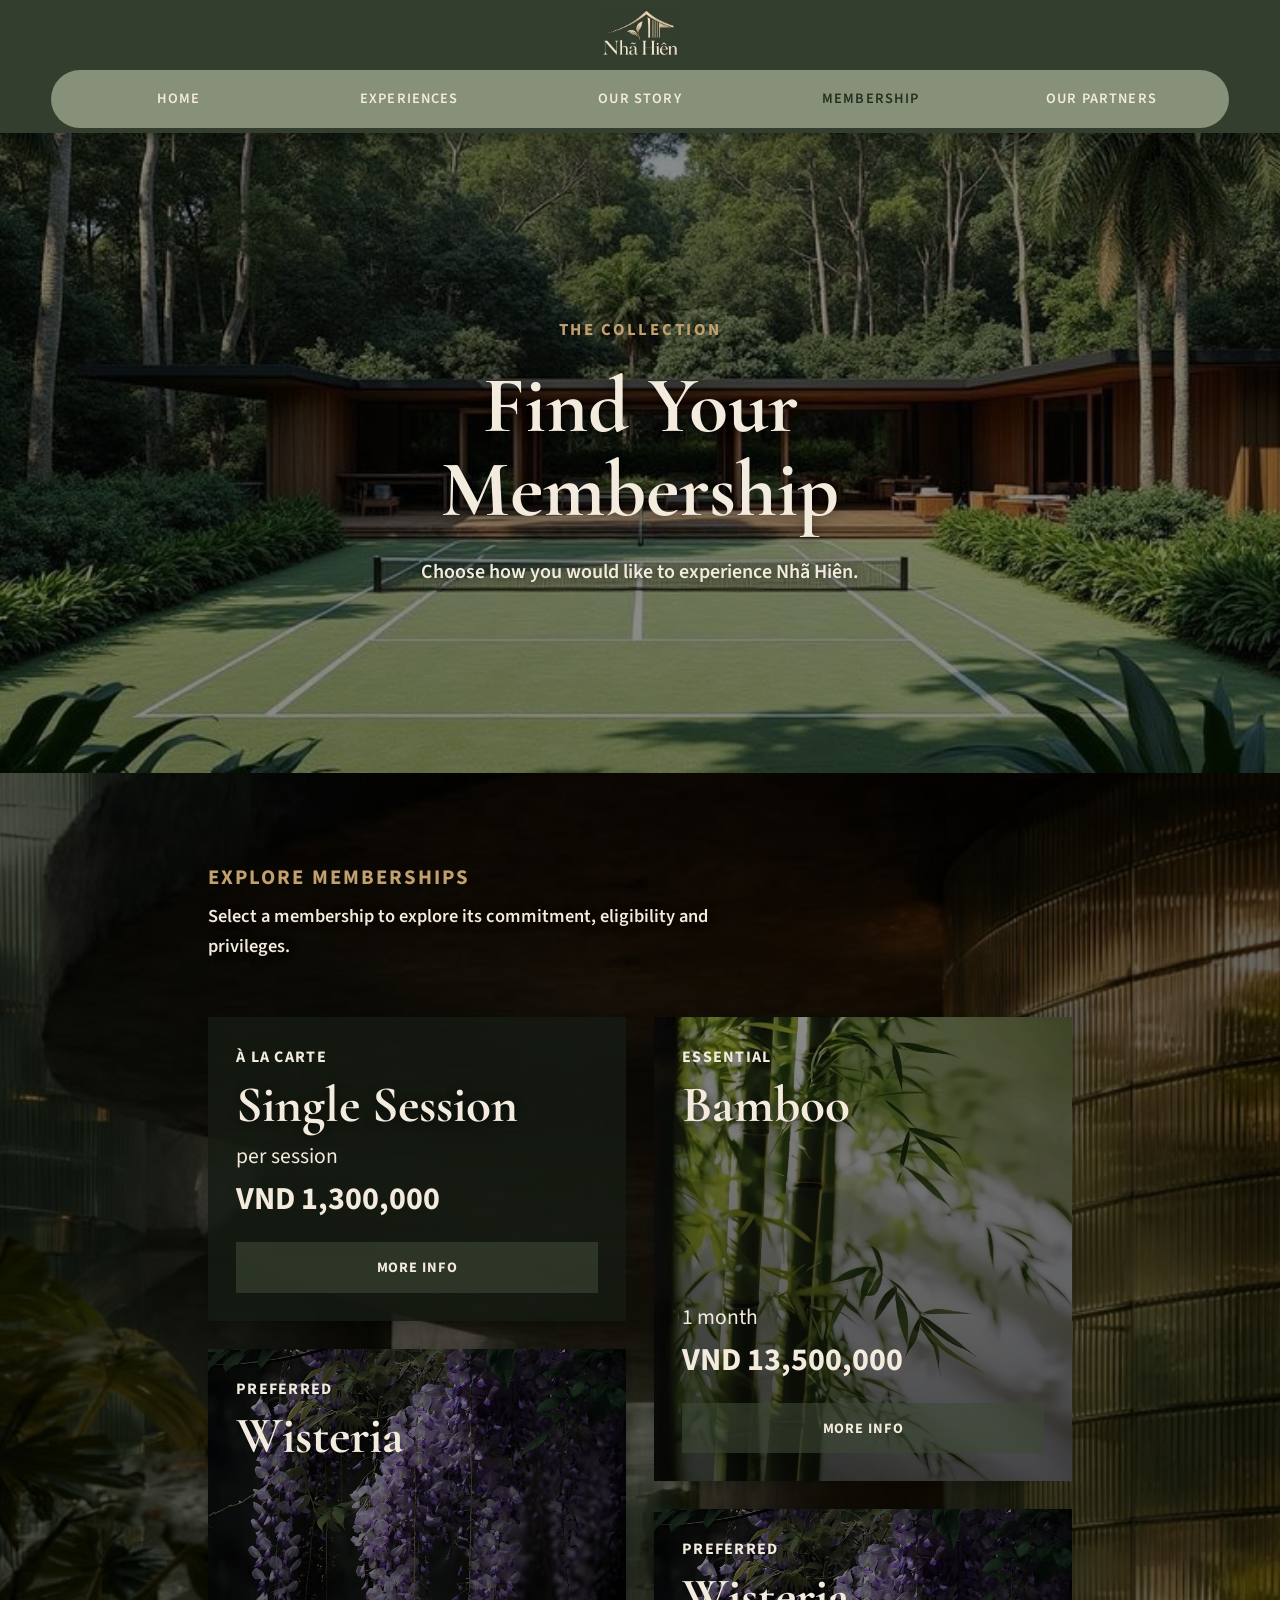
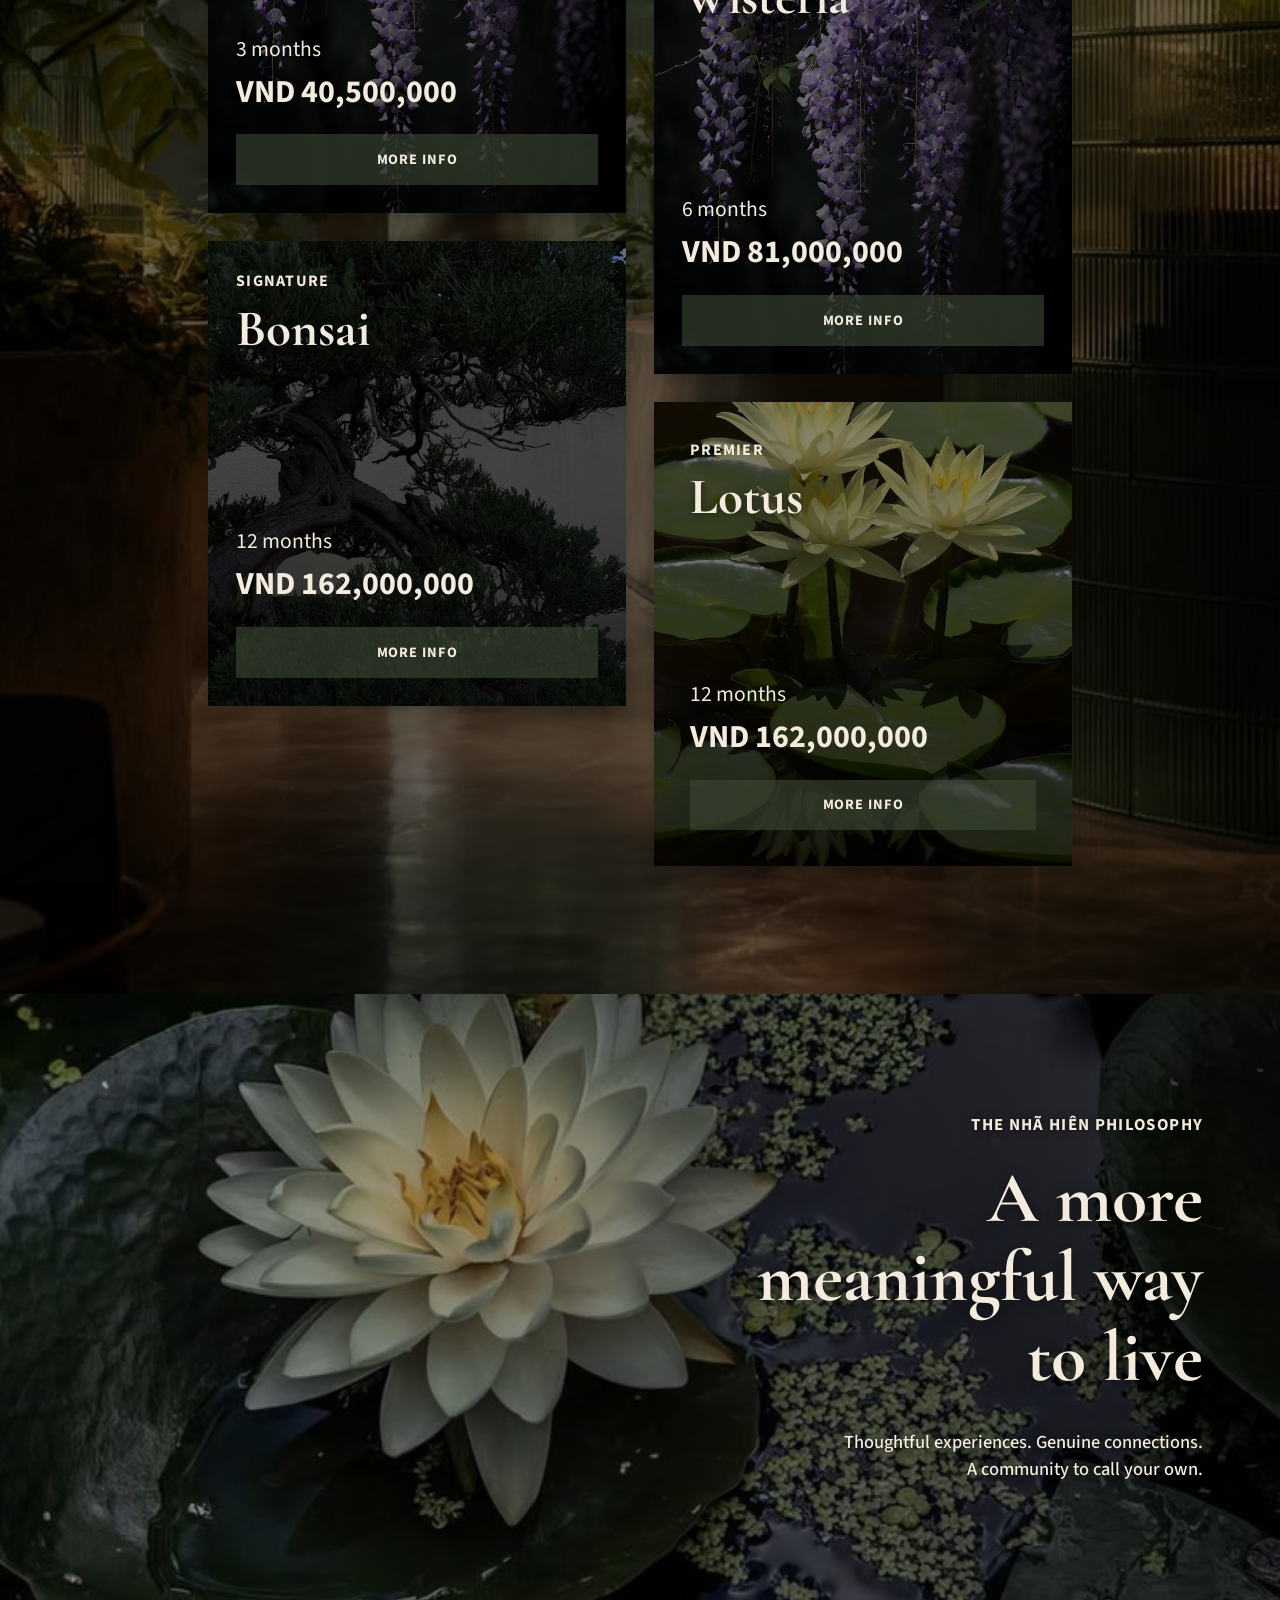
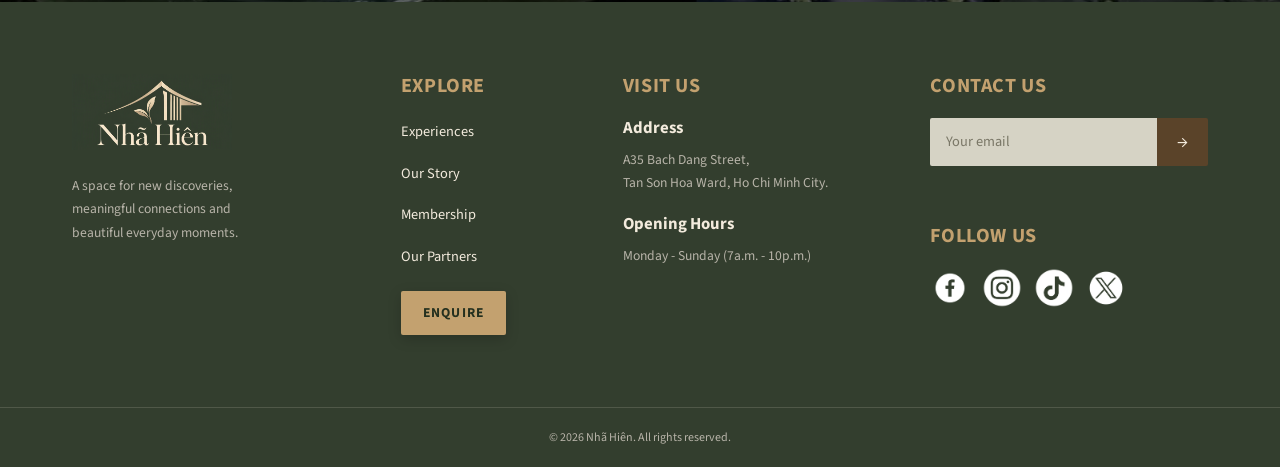
<file: membership.html>
<!DOCTYPE html>
<html lang="en">

<head>
  <meta charset="UTF-8">
  <meta name="viewport" content="width=device-width, initial-scale=1.0">
  <title>Membership | Nhã Hiên</title>
  <link rel="preconnect" href="https://fonts.googleapis.com">
  <link rel="preconnect" href="https://fonts.gstatic.com" crossorigin>
  <link href="https://fonts.googleapis.com/css2?family=Source+Sans+3:ital,wght@0,200..900;1,200..900&display=swap" rel="stylesheet">
  <link href="https://fonts.googleapis.com/css2?family=Cormorant+Garamond:wght@600;700&display=swap" rel="stylesheet">
  <link rel="icon" href="favicon.ico" sizes="48x48">
  <link rel="icon" type="image/png" sizes="32x32" href="img/brand/favicon-32.png">
  <link rel="icon" type="image/png" sizes="512x512" href="img/brand/favicon-512.png">
  <link rel="apple-touch-icon" href="img/brand/apple-touch-icon.png">
  <link rel="stylesheet" href="assets/css/styles.css">
  <script>document.documentElement.classList.add("js");</script>
</head>

<body>
  <header class="site-header">
    <a class="site-header__brand" href="index.html"><img src="img/brand/logo.png" alt="Nhã Hiên"></a>
    <nav class="site-nav" aria-label="Main">
      <a class="site-nav__link" href="index.html">Home</a>
      <a class="site-nav__link" href="experience.html">Experiences</a>
      <a class="site-nav__link" href="story.html">Our Story</a>
      <a class="site-nav__link is-active" href="membership.html" aria-current="page">Membership</a>
      <a class="site-nav__link" href="partner.html">Our Partners</a>
    </nav>
  </header>

  <main class="page-main">
    <section class="mem-hero" aria-label="Find your membership">
      <div class="mem-hero__inner reveal">
        <p class="mem-hero__eyebrow">The collection</p>
        <h1 class="mem-hero__title">Find Your Membership</h1>
        <p class="mem-hero__text">Choose how you would like to experience Nhã Hiên.</p>
      </div>
    </section>
    <section class="mem-explore" id="explore-memberships" aria-label="Explore memberships">
      <div class="mem-explore__inner">
        <header class="mem-explore__head reveal">
          <h2 class="mem-explore__eyebrow">Explore Memberships</h2>
          <p class="mem-explore__lead">Select a membership to explore its commitment, eligibility and privileges.</p>
        </header>
        <div class="mem-grid">
          <div class="mem-col">
            <article class="mem-card mem-card--plain reveal">
              <p class="mem-card__tag">À la carte</p>
              <h3 class="mem-card__name">Single Session</h3>
              <p class="mem-card__term">per session</p>
              <p class="mem-card__price">VND 1,300,000</p>
              <a class="mem-card__more" href="membership-detail.html?plan=single-session">More info</a>
            </article>
            <article class="mem-card mem-card--photo mem-card--wisteria reveal">
              <p class="mem-card__tag">Preferred</p>
              <h3 class="mem-card__name">Wisteria</h3>
              <p class="mem-card__term">3 months</p>
              <p class="mem-card__price">VND 40,500,000</p>
              <a class="mem-card__more" href="membership-detail.html?plan=wisteria-3">More info</a>
            </article>
            <article class="mem-card mem-card--photo mem-card--bonsai reveal">
              <p class="mem-card__tag">Signature</p>
              <h3 class="mem-card__name">Bonsai</h3>
              <p class="mem-card__term">12 months</p>
              <p class="mem-card__price">VND 162,000,000</p>
              <a class="mem-card__more" href="membership-detail.html?plan=bonsai">More info</a>
            </article>
          </div>
          <div class="mem-col">
            <article class="mem-card mem-card--photo mem-card--bamboo reveal">
              <p class="mem-card__tag">Essential</p>
              <h3 class="mem-card__name">Bamboo</h3>
              <p class="mem-card__term">1 month</p>
              <p class="mem-card__price">VND 13,500,000</p>
              <a class="mem-card__more" href="membership-detail.html?plan=bamboo">More info</a>
            </article>
            <article class="mem-card mem-card--photo mem-card--wisteria reveal">
              <p class="mem-card__tag">Preferred</p>
              <h3 class="mem-card__name">Wisteria</h3>
              <p class="mem-card__term">6 months</p>
              <p class="mem-card__price">VND 81,000,000</p>
              <a class="mem-card__more" href="membership-detail.html?plan=wisteria-6">More info</a>
            </article>
            <article class="mem-card mem-card--photo mem-card--lotus reveal">
              <p class="mem-card__tag">Premier</p>
              <h3 class="mem-card__name">Lotus</h3>
              <p class="mem-card__term">12 months</p>
              <p class="mem-card__price">VND 162,000,000</p>
              <a class="mem-card__more" href="membership-detail.html?plan=lotus">More info</a>
            </article>
          </div>
        </div>
      </div>
    </section>

    <section class="mem-philosophy" aria-label="The Nhã Hiên philosophy">
      <div class="mem-philosophy__inner reveal">
        <p class="mem-philosophy__eyebrow">The Nhã Hiên Philosophy</p>
        <h2 class="mem-philosophy__title">A more meaningful way to live</h2>
        <p class="mem-philosophy__text">Thoughtful experiences. Genuine connections.<br>A community to call your own.</p>
      </div>
    </section>
  </main>

  <footer class="site-footer">
    <div class="site-footer__inner">
      <div class="site-footer__brand">
        <a href="index.html" aria-label="Nhã Hiên home"><img class="site-footer__logo" src="img/brand/logo.png" alt="Nhã Hiên"></a>
        <p class="site-footer__tagline">A space for new discoveries, meaningful connections and beautiful everyday moments.</p>
      </div>
      <nav class="site-footer__col" aria-label="Explore">
        <h2 class="site-footer__heading">Explore</h2>
        <ul class="site-footer__links">
          <li><a href="experience.html">Experiences</a></li>
          <li><a href="story.html">Our Story</a></li>
          <li><a href="membership.html">Membership</a></li>
          <li><a href="partner.html">Our Partners</a></li>
          <li><a href="booking.html">Enquire</a></li>
        </ul>
      </nav>
      <div class="site-footer__col">
        <h2 class="site-footer__heading">Visit us</h2>
        <h3 class="site-footer__subheading">Address</h3>
        <address class="site-footer__text">A35 Bach Dang Street,<br>Tan Son Hoa Ward, Ho Chi Minh City.</address>
        <h3 class="site-footer__subheading">Opening Hours</h3>
        <p class="site-footer__text">Monday - Sunday (7a.m. - 10p.m.)</p>
      </div>
      <div class="site-footer__col" id="contact">
        <h2 class="site-footer__heading">Contact us</h2>
        <form class="footer-form" id="footer-form" novalidate>
          <label class="visually-hidden" for="footer-email">Email address</label>
          <input class="footer-form__input" id="footer-email" type="email" name="email" placeholder="Your email" autocomplete="email" required>
          <button class="footer-form__button" type="submit" aria-label="Send">&rarr;</button>
        </form>
        <p class="footer-form__status" role="status" aria-live="polite"></p>
        <h2 class="site-footer__heading site-footer__heading--spaced">Follow us</h2>
        <ul class="site-footer__social">
          <li><a href="#" aria-label="Facebook"><img src="img/social/fb_logo.png" alt="" loading="lazy"></a></li>
          <li><a href="#" aria-label="Instagram"><img src="img/social/ins_logo.png" alt="" loading="lazy"></a></li>
          <li><a href="#" aria-label="TikTok"><img src="img/social/tiktok_logo.png" alt="" loading="lazy"></a></li>
          <li><a href="#" aria-label="X"><img src="img/social/x_logo.png" alt="" loading="lazy"></a></li>
        </ul>
      </div>
    </div>
    <div class="site-footer__bottom"><p>&copy; 2026 Nhã Hiên. All rights reserved.</p></div>
  </footer>

  <script src="assets/js/app.js"></script>
</body>

</html>
</file>
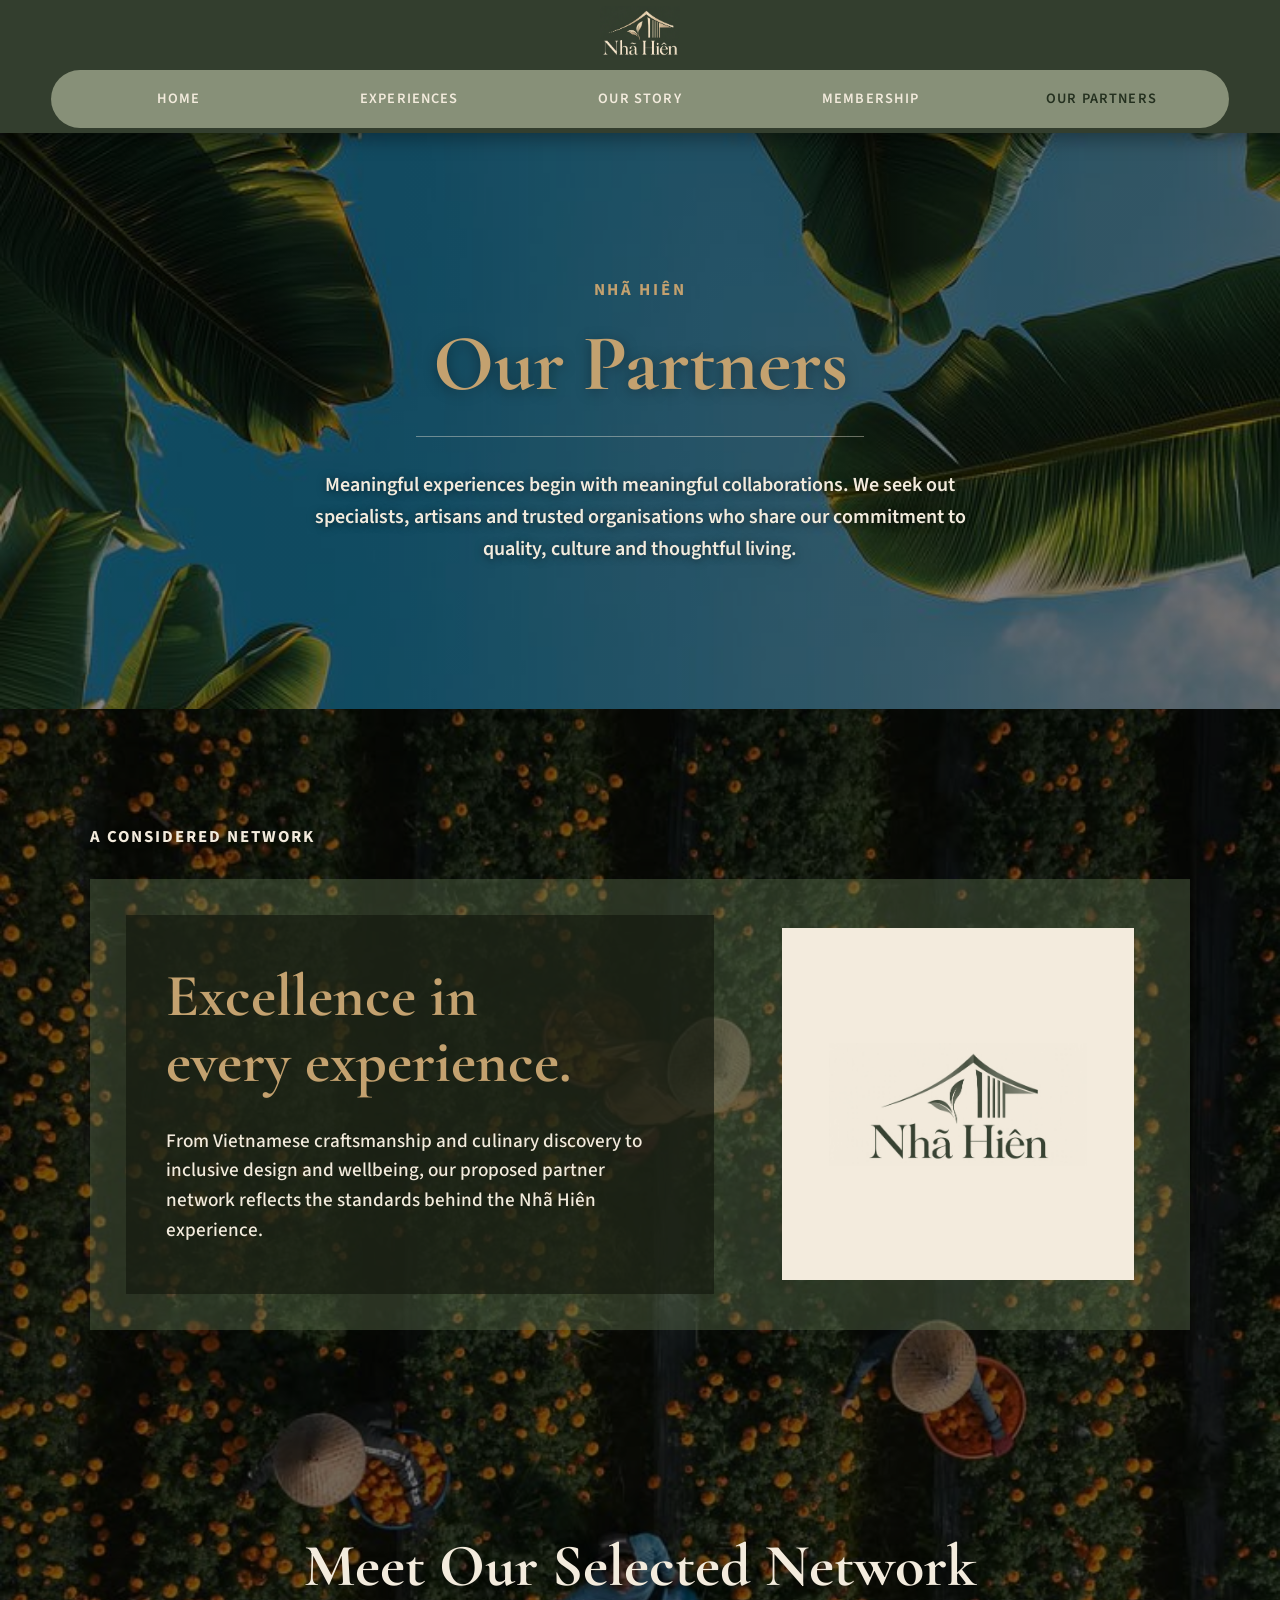
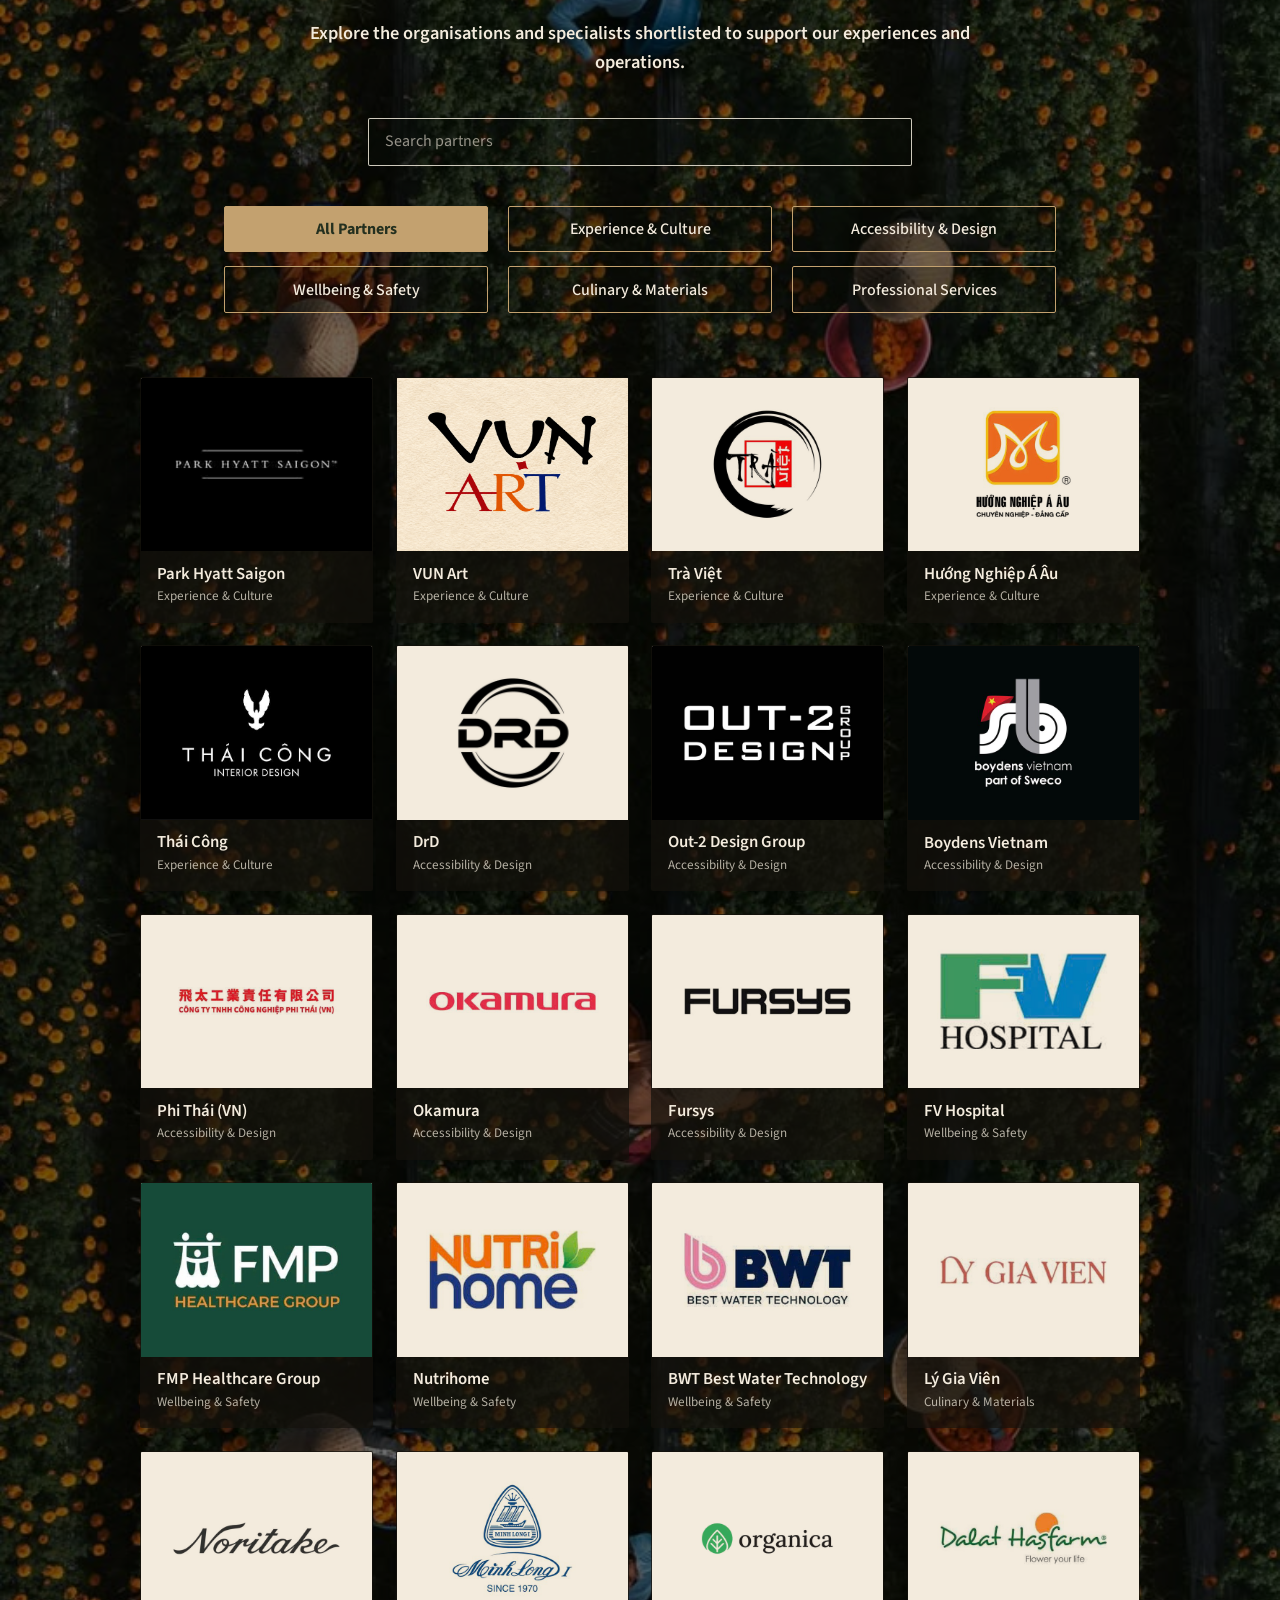
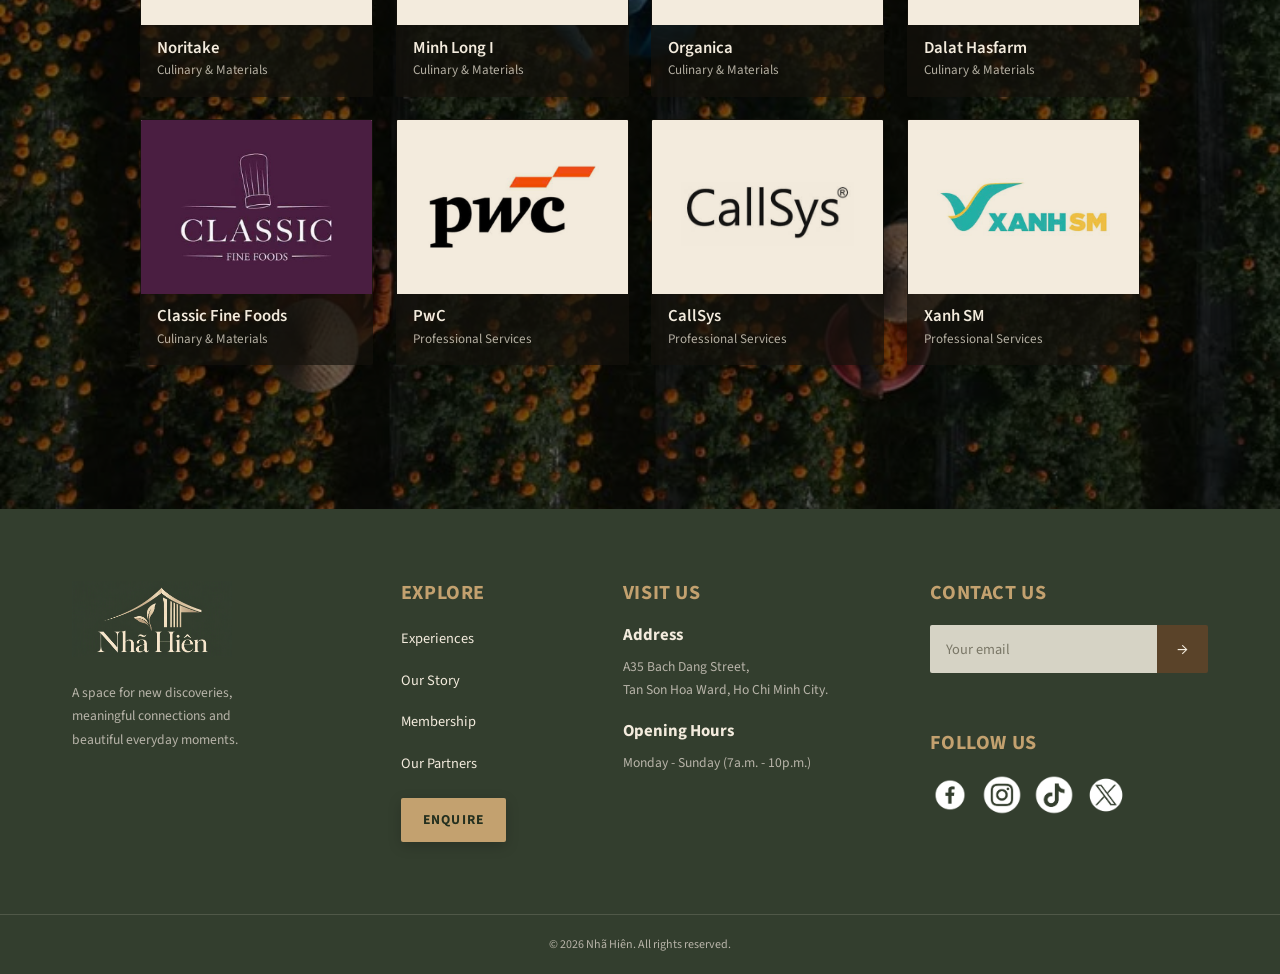
<file: partner.html>
<!DOCTYPE html>
<html lang="en">

<head>
  <meta charset="UTF-8">
  <meta name="viewport" content="width=device-width, initial-scale=1.0">
  <title>Our Partners | Nhã Hiên</title>
  <link rel="preconnect" href="https://fonts.googleapis.com">
  <link rel="preconnect" href="https://fonts.gstatic.com" crossorigin>
  <link href="https://fonts.googleapis.com/css2?family=Source+Sans+3:ital,wght@0,200..900;1,200..900&display=swap"
    rel="stylesheet">
  <link
    href="https://fonts.googleapis.com/css2?family=Cormorant+Garamond:ital,wght@0,600;0,700;1,600;1,700&display=swap"
    rel="stylesheet">
  <link rel="icon" href="favicon.ico" sizes="48x48">
  <link rel="icon" type="image/png" sizes="32x32" href="img/brand/favicon-32.png">
  <link rel="icon" type="image/png" sizes="512x512" href="img/brand/favicon-512.png">
  <link rel="apple-touch-icon" href="img/brand/apple-touch-icon.png">
  <link rel="stylesheet" href="assets/css/styles.css">
  <script>document.documentElement.classList.add("js");</script>
</head>

<body>
  <header class="site-header">
    <a class="site-header__brand" href="index.html"><img src="img/brand/logo.png" alt="Nhã Hiên"></a>
    <nav class="site-nav" aria-label="Main">
      <a class="site-nav__link" href="index.html">Home</a>
      <a class="site-nav__link" href="experience.html">Experiences</a>
      <a class="site-nav__link" href="story.html">Our Story</a>
      <a class="site-nav__link" href="membership.html">Membership</a>
      <a class="site-nav__link is-active" href="partner.html" aria-current="page">Our Partners</a>
    </nav>
  </header>

  <main class="page-main">
    <section class="partner-hero" aria-label="Our partners">
      <div class="partner-hero__inner reveal">
        <p class="partner-hero__eyebrow">Nhã Hiên</p>
        <h1 class="partner-hero__title">Our Partners</h1>
        <hr class="partner-hero__rule">
        <p class="partner-hero__text">Meaningful experiences begin with meaningful collaborations. We seek out
          specialists, artisans and trusted organisations who share our commitment to quality, culture and thoughtful
          living.</p>
      </div>
    </section>
    <div class="partner-flow">
      <section class="partner-network" aria-label="A considered network">
        <div class="partner-network__inner reveal">
          <p class="partner-network__eyebrow">A considered network</p>
          <div class="partner-network__frame">
            <div class="partner-network__panel">
              <h2 class="partner-network__title">
                Excellence in
                <span>every experience.</span>
              </h2>
              <p class="partner-network__text">From Vietnamese craftsmanship and culinary discovery to inclusive design
                and wellbeing, our proposed partner network reflects the standards behind the Nhã Hiên experience.</p>
            </div>
            <div class="partner-network__logo">
              <img src="img/brand/logo-ivory.png" alt="Nhã Hiên">
            </div>
          </div>
        </div>
      </section>
      <section class="partner-directory" aria-label="Our selected network">
        <div class="partner-directory__inner reveal">
          <h2 class="partner-directory__title">Meet Our Selected Network</h2>
          <p class="partner-directory__lead">Explore the organisations and specialists shortlisted to support our
            experiences and operations.</p>
          <form class="partner-search" role="search" onsubmit="return false">
            <label class="visually-hidden" for="partner-search">Search partners</label>
            <input class="partner-search__input" id="partner-search" type="search" name="q"
              placeholder="Search partners" autocomplete="off">
          </form>
          <div class="partner-filter" role="group" aria-label="Filter partners by category">
            <button class="partner-filter__btn is-active" type="button" data-filter="all" aria-pressed="true">All
              Partners</button>
            <button class="partner-filter__btn" type="button" data-filter="experience-culture"
              aria-pressed="false">Experience &amp; Culture</button>
            <button class="partner-filter__btn" type="button" data-filter="accessibility-design"
              aria-pressed="false">Accessibility &amp; Design</button>
            <button class="partner-filter__btn" type="button" data-filter="wellbeing-safety"
              aria-pressed="false">Wellbeing &amp; Safety</button>
            <button class="partner-filter__btn" type="button" data-filter="culinary-materials"
              aria-pressed="false">Culinary &amp; Materials</button>
            <button class="partner-filter__btn" type="button" data-filter="professional-services"
              aria-pressed="false">Professional Services</button>
          </div>
          <div class="partner-results" id="partner-results" aria-live="polite">
            <article class="partner-card partner-card--solid" data-category="experience-culture"
              data-name="park hyatt saigon">
              <div class="partner-card__logo"><img src="img/partners/park-hyatt-saigon.jpg" alt="Park Hyatt Saigon logo"
                  loading="lazy"></div>
              <div class="partner-card__body">
                <h3 class="partner-card__name">Park Hyatt Saigon</h3>
                <p class="partner-card__category">Experience &amp; Culture</p>
              </div>
            </article>
            <article class="partner-card partner-card--solid" data-category="experience-culture" data-name="vun art">
              <div class="partner-card__logo"><img src="img/partners/vun-art.jpg" alt="VUN Art logo" loading="lazy">
              </div>
              <div class="partner-card__body">
                <h3 class="partner-card__name">VUN Art</h3>
                <p class="partner-card__category">Experience &amp; Culture</p>
              </div>
            </article>
            <article class="partner-card" data-category="experience-culture" data-name="trà việt">
              <div class="partner-card__logo"><img src="img/partners/tra-viet.jpg" alt="Trà Việt logo" loading="lazy">
              </div>
              <div class="partner-card__body">
                <h3 class="partner-card__name">Trà Việt</h3>
                <p class="partner-card__category">Experience &amp; Culture</p>
              </div>
            </article>
            <article class="partner-card" data-category="experience-culture" data-name="hướng nghiệp á âu">
              <div class="partner-card__logo"><img src="img/partners/huong-nghiep-a-au.jpg" alt="Hướng Nghiệp Á Âu logo"
                  loading="lazy"></div>
              <div class="partner-card__body">
                <h3 class="partner-card__name">Hướng Nghiệp Á Âu</h3>
                <p class="partner-card__category">Experience &amp; Culture</p>
              </div>
            </article>
            <article class="partner-card partner-card--solid" data-category="experience-culture" data-name="thai cong">
              <div class="partner-card__logo"><img src="img/partners/thaicong.jpg" alt="Thái Công Interior Design logo"
                  loading="lazy"></div>
              <div class="partner-card__body">
                <h3 class="partner-card__name">Thái Công</h3>
                <p class="partner-card__category">Experience &amp; Culture</p>
              </div>
            </article>
            <article class="partner-card" data-category="accessibility-design" data-name="drd">
              <div class="partner-card__logo"><img src="img/partners/drd.jpg" alt="DrD logo" loading="lazy"></div>
              <div class="partner-card__body">
                <h3 class="partner-card__name">DrD</h3>
                <p class="partner-card__category">Accessibility &amp; Design</p>
              </div>
            </article>
            <article class="partner-card partner-card--solid" data-category="accessibility-design"
              data-name="out-2 design group">
              <div class="partner-card__logo"><img src="img/partners/out-2-design.jpg" alt="Out-2 Design Group logo"
                  loading="lazy"></div>
              <div class="partner-card__body">
                <h3 class="partner-card__name">Out-2 Design Group</h3>
                <p class="partner-card__category">Accessibility &amp; Design</p>
              </div>
            </article>
            <article class="partner-card partner-card--solid" data-category="accessibility-design"
              data-name="boydens vietnam">
              <div class="partner-card__logo"><img src="img/partners/boydens-vietnam.jpg" alt="Boydens Vietnam logo"
                  loading="lazy"></div>
              <div class="partner-card__body">
                <h3 class="partner-card__name">Boydens Vietnam</h3>
                <p class="partner-card__category">Accessibility &amp; Design</p>
              </div>
            </article>
            <article class="partner-card" data-category="accessibility-design" data-name="phi thai vn">
              <div class="partner-card__logo"><img src="img/partners/phithaivn.jpg" alt="Phi Thai VN logo"
                  loading="lazy"></div>
              <div class="partner-card__body">
                <h3 class="partner-card__name">Phi Thái (VN)</h3>
                <p class="partner-card__category">Accessibility &amp; Design</p>
              </div>
            </article>
            <article class="partner-card" data-category="accessibility-design" data-name="okamura">
              <div class="partner-card__logo"><img src="img/partners/okamura.jpg" alt="Okamura logo" loading="lazy">
              </div>
              <div class="partner-card__body">
                <h3 class="partner-card__name">Okamura</h3>
                <p class="partner-card__category">Accessibility &amp; Design</p>
              </div>
            </article>
            <article class="partner-card" data-category="accessibility-design" data-name="fursys">
              <div class="partner-card__logo"><img src="img/partners/fursys.jpg" alt="Fursys logo" loading="lazy"></div>
              <div class="partner-card__body">
                <h3 class="partner-card__name">Fursys</h3>
                <p class="partner-card__category">Accessibility &amp; Design</p>
              </div>
            </article>
            <article class="partner-card" data-category="wellbeing-safety" data-name="fv hospital">
              <div class="partner-card__logo"><img src="img/partners/fv-hospital.jpg" alt="FV Hospital logo"
                  loading="lazy"></div>
              <div class="partner-card__body">
                <h3 class="partner-card__name">FV Hospital</h3>
                <p class="partner-card__category">Wellbeing &amp; Safety</p>
              </div>
            </article>
            <article class="partner-card partner-card--solid" data-category="wellbeing-safety"
              data-name="fmp healthcare group">
              <div class="partner-card__logo"><img src="img/partners/fmp-healthcare.jpg" alt="FMP Healthcare Group logo"
                  loading="lazy"></div>
              <div class="partner-card__body">
                <h3 class="partner-card__name">FMP Healthcare Group</h3>
                <p class="partner-card__category">Wellbeing &amp; Safety</p>
              </div>
            </article>
            <article class="partner-card" data-category="wellbeing-safety" data-name="nutrihome">
              <div class="partner-card__logo"><img src="img/partners/nutrihome.jpg" alt="Nutrihome logo" loading="lazy">
              </div>
              <div class="partner-card__body">
                <h3 class="partner-card__name">Nutrihome</h3>
                <p class="partner-card__category">Wellbeing &amp; Safety</p>
              </div>
            </article>
            <article class="partner-card" data-category="wellbeing-safety" data-name="bwt best water technology">
              <div class="partner-card__logo"><img src="img/partners/bwt.jpg" alt="BWT Best Water Technology logo"
                  loading="lazy"></div>
              <div class="partner-card__body">
                <h3 class="partner-card__name">BWT Best Water Technology</h3>
                <p class="partner-card__category">Wellbeing &amp; Safety</p>
              </div>
            </article>
            <article class="partner-card" data-category="culinary-materials" data-name="lý gia viên">
              <div class="partner-card__logo"><img src="img/partners/ly-gia-vien.jpg" alt="Lý Gia Viên logo"
                  loading="lazy"></div>
              <div class="partner-card__body">
                <h3 class="partner-card__name">Lý Gia Viên</h3>
                <p class="partner-card__category">Culinary &amp; Materials</p>
              </div>
            </article>
            <article class="partner-card" data-category="culinary-materials" data-name="noritake">
              <div class="partner-card__logo"><img src="img/partners/noritake.jpg" alt="Noritake logo" loading="lazy">
              </div>
              <div class="partner-card__body">
                <h3 class="partner-card__name">Noritake</h3>
                <p class="partner-card__category">Culinary &amp; Materials</p>
              </div>
            </article>
            <article class="partner-card" data-category="culinary-materials" data-name="minh long i">
              <div class="partner-card__logo"><img src="img/partners/minh-long-i.jpg" alt="Minh Long I logo"
                  loading="lazy"></div>
              <div class="partner-card__body">
                <h3 class="partner-card__name">Minh Long I</h3>
                <p class="partner-card__category">Culinary &amp; Materials</p>
              </div>
            </article>
            <article class="partner-card" data-category="culinary-materials" data-name="organica">
              <div class="partner-card__logo"><img src="img/partners/organica.jpg" alt="Organica logo" loading="lazy">
              </div>
              <div class="partner-card__body">
                <h3 class="partner-card__name">Organica</h3>
                <p class="partner-card__category">Culinary &amp; Materials</p>
              </div>
            </article>
            <article class="partner-card" data-category="culinary-materials" data-name="dalat hasfarm">
              <div class="partner-card__logo"><img src="img/partners/dalat-hasfarm.jpg" alt="Dalat Hasfarm logo"
                  loading="lazy"></div>
              <div class="partner-card__body">
                <h3 class="partner-card__name">Dalat Hasfarm</h3>
                <p class="partner-card__category">Culinary &amp; Materials</p>
              </div>
            </article>
            <article class="partner-card partner-card--solid" data-category="culinary-materials"
              data-name="classic fine foods">
              <div class="partner-card__logo"><img src="img/partners/classic-fine-foods.jpg"
                  alt="Classic Fine Foods logo" loading="lazy"></div>
              <div class="partner-card__body">
                <h3 class="partner-card__name">Classic Fine Foods</h3>
                <p class="partner-card__category">Culinary &amp; Materials</p>
              </div>
            </article>
            <article class="partner-card" data-category="professional-services" data-name="pwc">
              <div class="partner-card__logo"><img src="img/partners/pwc.jpg" alt="PwC logo" loading="lazy"></div>
              <div class="partner-card__body">
                <h3 class="partner-card__name">PwC</h3>
                <p class="partner-card__category">Professional Services</p>
              </div>
            </article>
            <article class="partner-card partner-card--contain-logo" data-category="professional-services"
              data-name="callsys">
              <div class="partner-card__logo"><img src="img/partners/callsys.jpg" alt="CallSys logo" loading="lazy">
              </div>
              <div class="partner-card__body">
                <h3 class="partner-card__name">CallSys</h3>
                <p class="partner-card__category">Professional Services</p>
              </div>
            </article>
            <article class="partner-card" data-category="professional-services" data-name="xanh sm">
              <div class="partner-card__logo"><img src="img/partners/xanh-sm.jpg" alt="Xanh SM logo" loading="lazy">
              </div>
              <div class="partner-card__body">
                <h3 class="partner-card__name">Xanh SM</h3>
                <p class="partner-card__category">Professional Services</p>
              </div>
            </article>
          </div>
          <p class="partner-empty" id="partner-empty" hidden>No partners match your search. Try another name or
            category.</p>
        </div>
      </section>
    </div>
  </main>

  <footer class="site-footer">
    <div class="site-footer__inner">
      <div class="site-footer__brand">
        <a href="index.html" aria-label="Nhã Hiên home"><img class="site-footer__logo" src="img/brand/logo.png"
            alt="Nhã Hiên"></a>
        <p class="site-footer__tagline">A space for new discoveries, meaningful connections and beautiful everyday
          moments.</p>
      </div>
      <nav class="site-footer__col" aria-label="Explore">
        <h2 class="site-footer__heading">Explore</h2>
        <ul class="site-footer__links">
          <li><a href="experience.html">Experiences</a></li>
          <li><a href="story.html">Our Story</a></li>
          <li><a href="membership.html">Membership</a></li>
          <li><a href="partner.html">Our Partners</a></li>
          <li><a href="booking.html">Enquire</a></li>
        </ul>
      </nav>
      <div class="site-footer__col">
        <h2 class="site-footer__heading">Visit us</h2>
        <h3 class="site-footer__subheading">Address</h3>
        <address class="site-footer__text">A35 Bach Dang Street,<br>Tan Son Hoa Ward, Ho Chi Minh City.</address>
        <h3 class="site-footer__subheading">Opening Hours</h3>
        <p class="site-footer__text">Monday - Sunday (7a.m. - 10p.m.)</p>
      </div>
      <div class="site-footer__col" id="contact">
        <h2 class="site-footer__heading">Contact us</h2>
        <form class="footer-form" id="footer-form" novalidate>
          <label class="visually-hidden" for="footer-email">Email address</label>
          <input class="footer-form__input" id="footer-email" type="email" name="email" placeholder="Your email"
            autocomplete="email" required>
          <button class="footer-form__button" type="submit" aria-label="Send">&rarr;</button>
        </form>
        <p class="footer-form__status" role="status" aria-live="polite"></p>
        <h2 class="site-footer__heading site-footer__heading--spaced">Follow us</h2>
        <ul class="site-footer__social">
          <li><a href="#" aria-label="Facebook"><img src="img/social/fb_logo.png" alt="" loading="lazy"></a></li>
          <li><a href="#" aria-label="Instagram"><img src="img/social/ins_logo.png" alt="" loading="lazy"></a></li>
          <li><a href="#" aria-label="TikTok"><img src="img/social/tiktok_logo.png" alt="" loading="lazy"></a></li>
          <li><a href="#" aria-label="X"><img src="img/social/x_logo.png" alt="" loading="lazy"></a></li>
        </ul>
      </div>
    </div>
    <div class="site-footer__bottom">
      <p>&copy; 2026 Nhã Hiên. All rights reserved.</p>
    </div>
  </footer>

  <script src="assets/js/app.js"></script>
  <script src="assets/js/partner.js"></script>
</body>

</html>
</file>
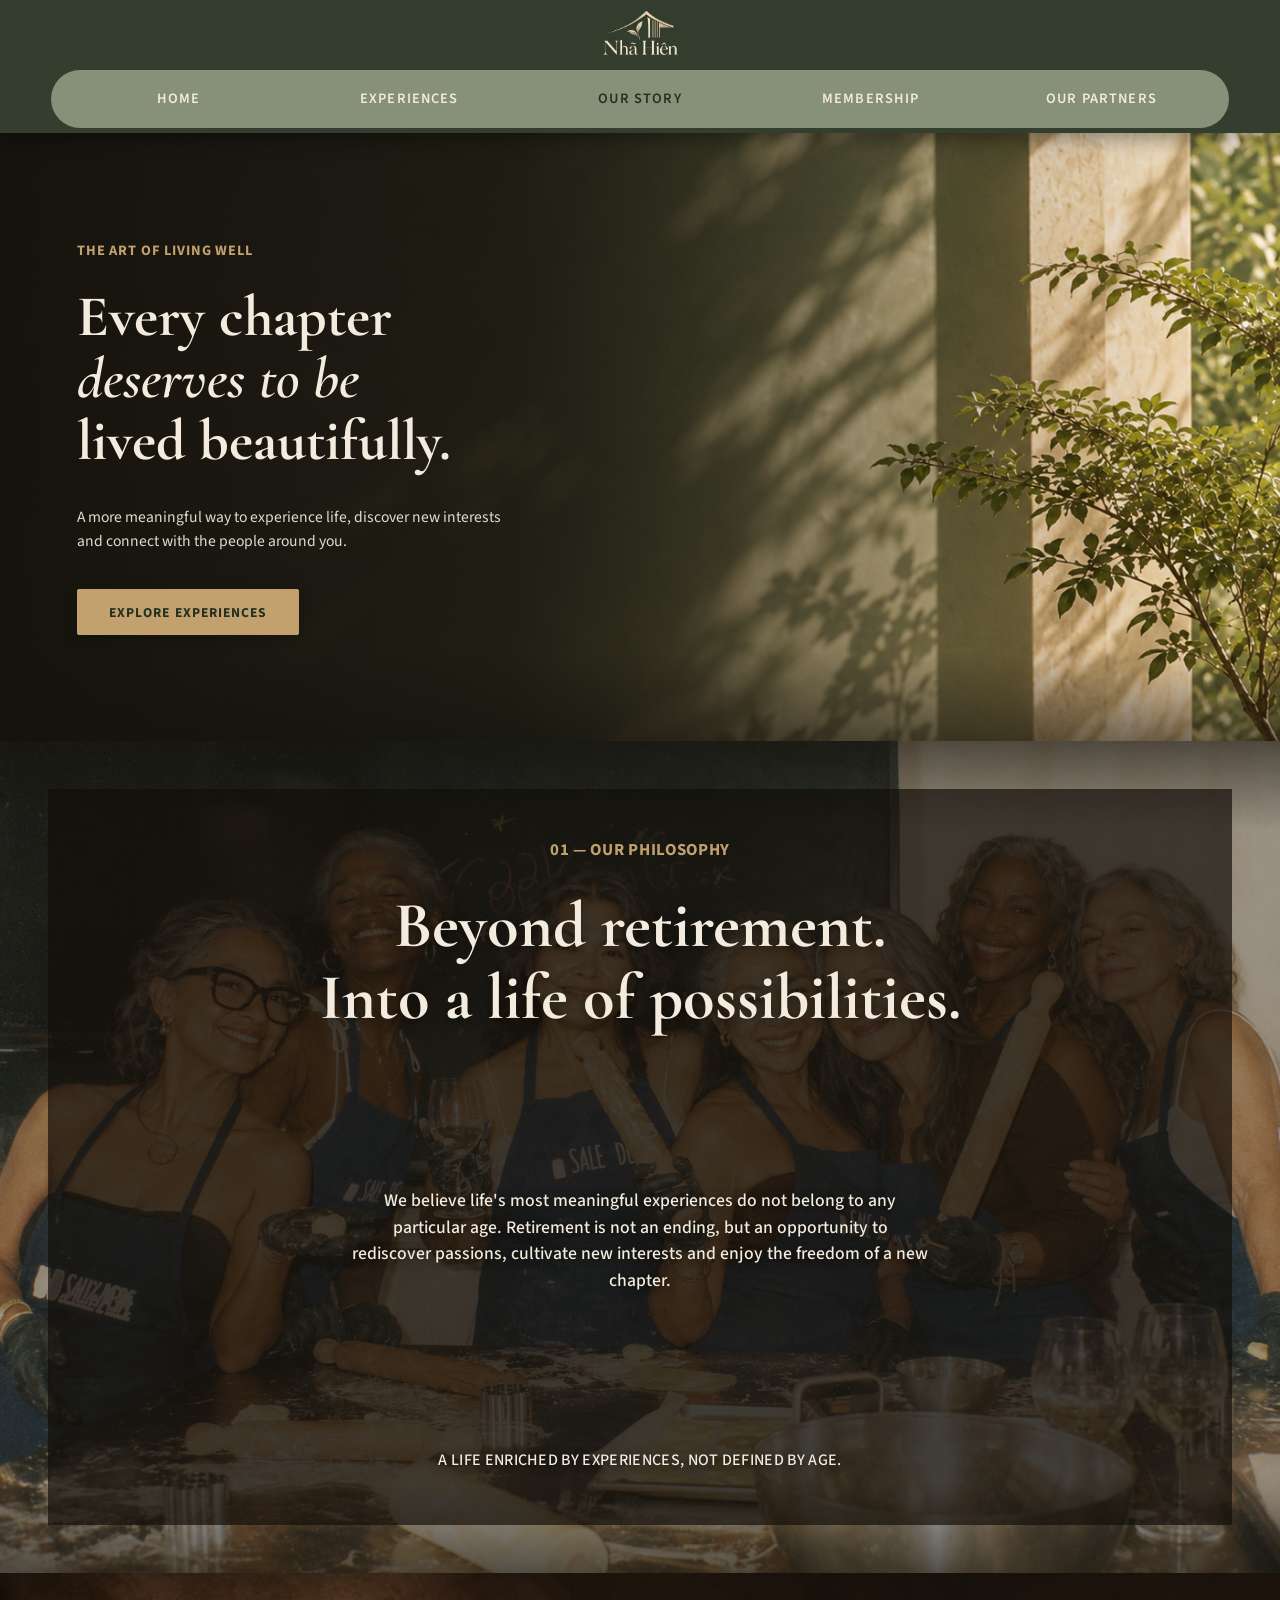
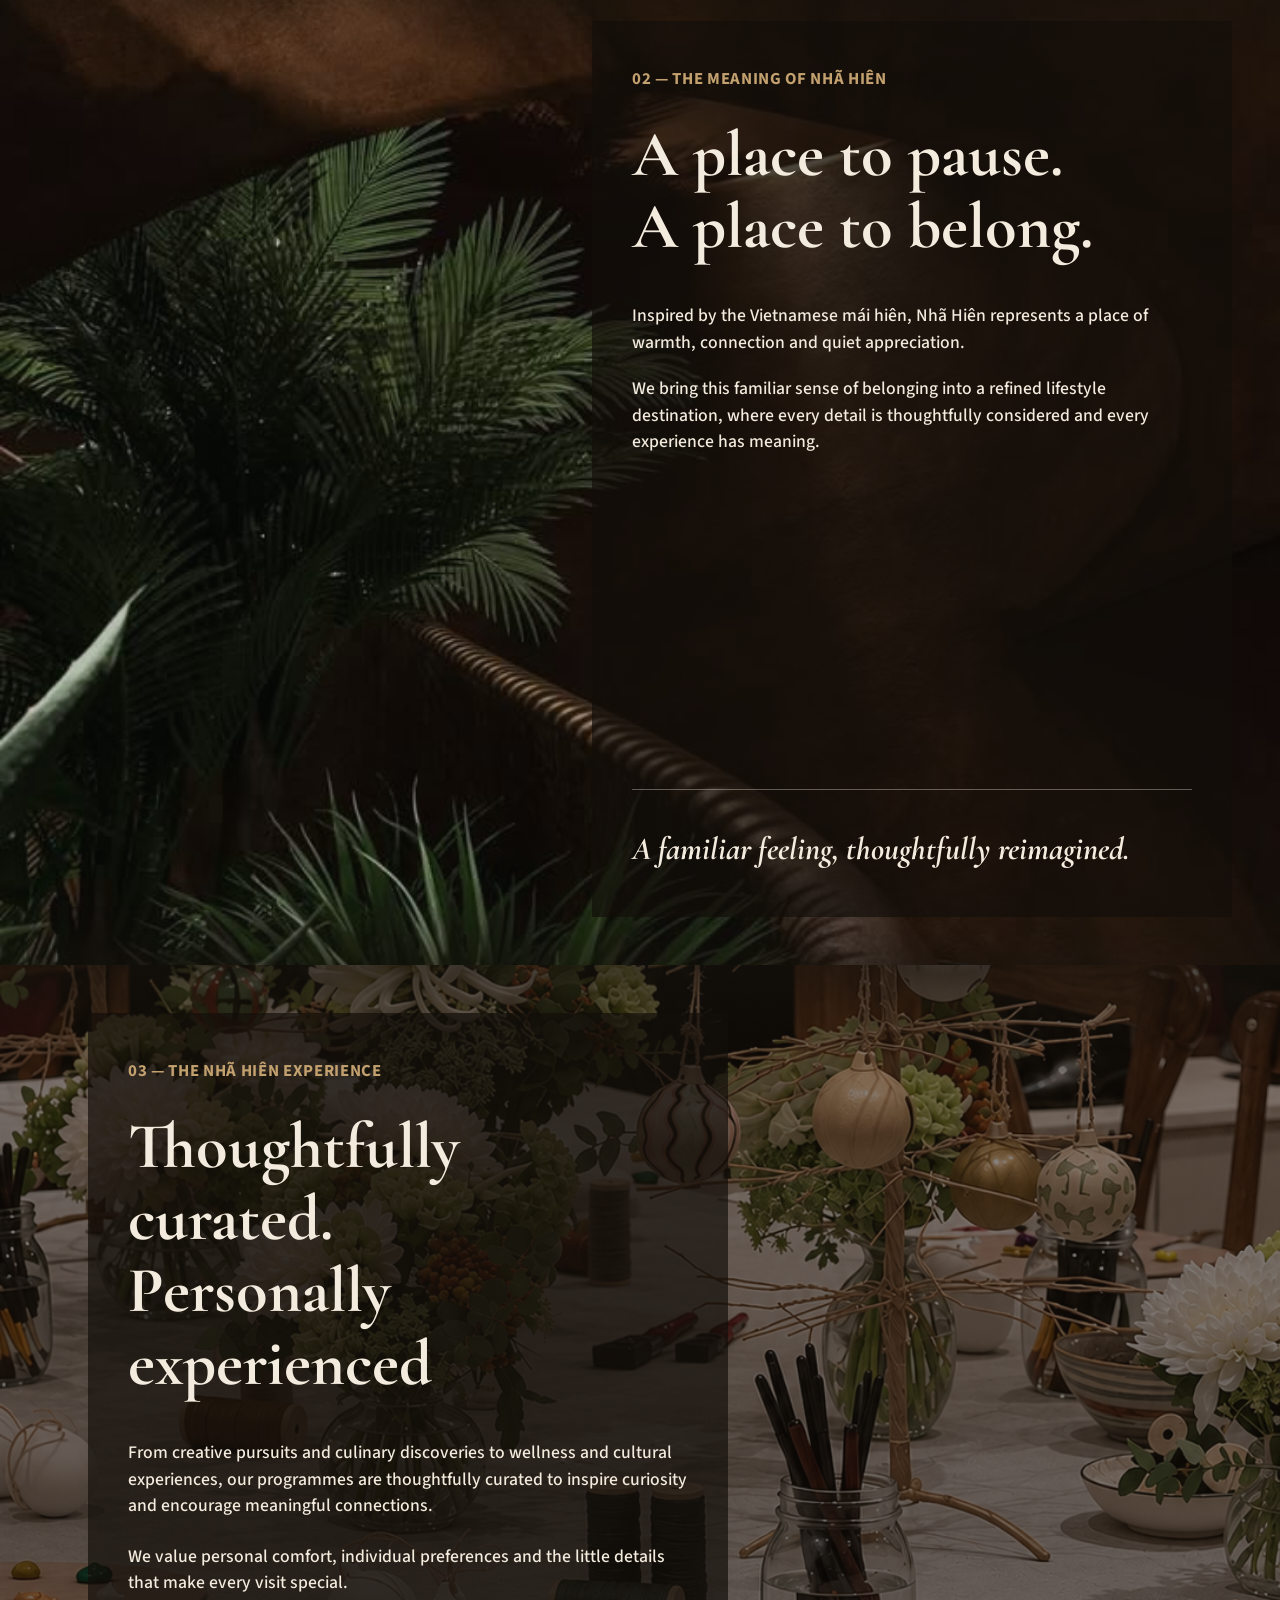
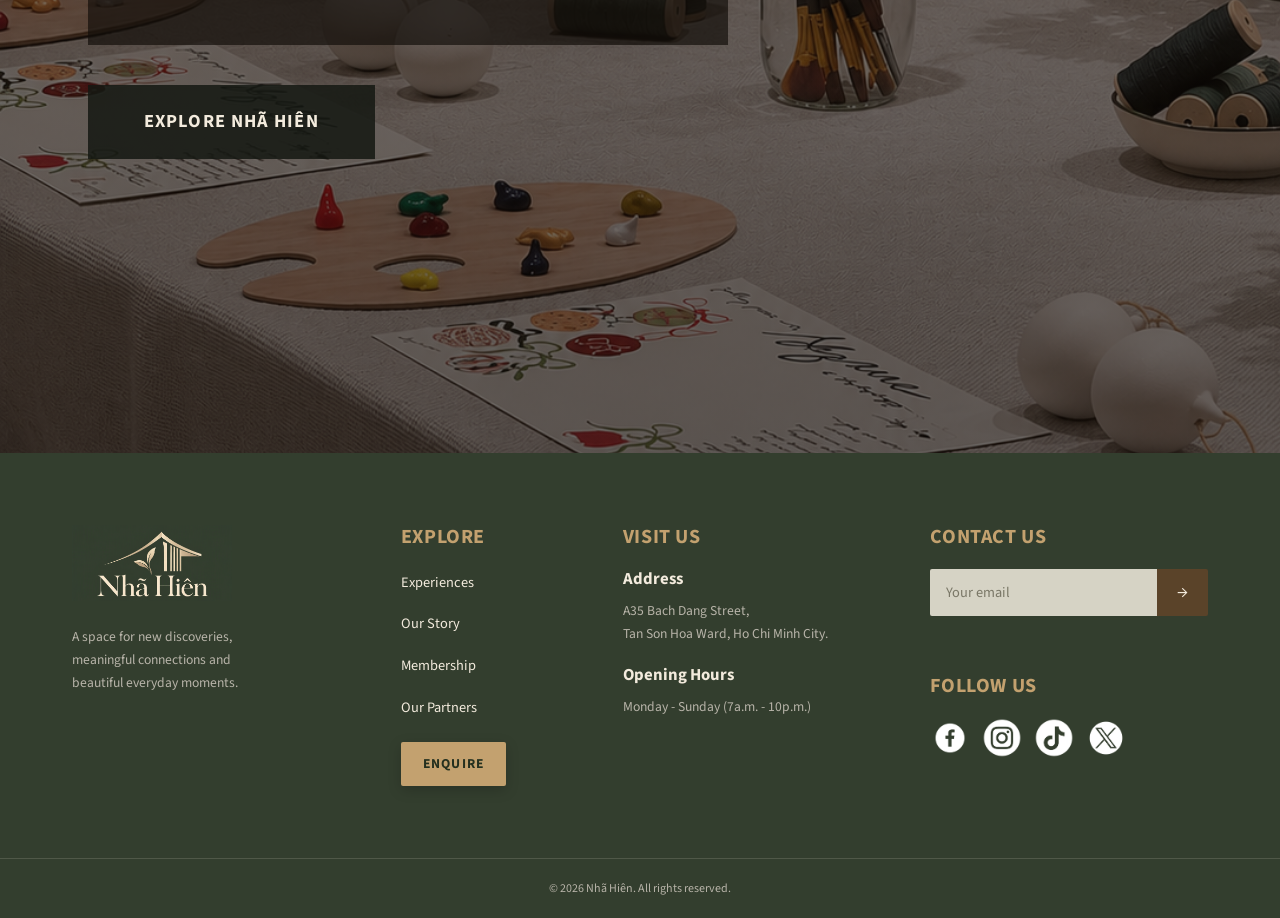
<file: story.html>
<!DOCTYPE html>
<html lang="en">

<head>
  <meta charset="UTF-8">
  <meta name="viewport" content="width=device-width, initial-scale=1.0">
  <title>Our Story | Nhã Hiên</title>
  <link rel="preconnect" href="https://fonts.googleapis.com">
  <link rel="preconnect" href="https://fonts.gstatic.com" crossorigin>
  <link href="https://fonts.googleapis.com/css2?family=Source+Sans+3:ital,wght@0,200..900;1,200..900&display=swap" rel="stylesheet">
  <link href="https://fonts.googleapis.com/css2?family=Cormorant+Garamond:ital,wght@0,600;0,700;1,600;1,700&display=swap" rel="stylesheet">
  <link rel="icon" href="favicon.ico" sizes="48x48">
  <link rel="icon" type="image/png" sizes="32x32" href="img/brand/favicon-32.png">
  <link rel="icon" type="image/png" sizes="512x512" href="img/brand/favicon-512.png">
  <link rel="apple-touch-icon" href="img/brand/apple-touch-icon.png">
  <link rel="stylesheet" href="assets/css/styles.css">
  <script>document.documentElement.classList.add("js");</script>
</head>
<body>
  <header class="site-header">
    <a class="site-header__brand" href="index.html"><img src="img/brand/logo.png" alt="Nhã Hiên"></a>
    <nav class="site-nav" aria-label="Main">
      <a class="site-nav__link" href="index.html">Home</a>
      <a class="site-nav__link" href="experience.html">Experiences</a>
      <a class="site-nav__link is-active" href="story.html" aria-current="page">Our Story</a>
      <a class="site-nav__link" href="membership.html">Membership</a>
      <a class="site-nav__link" href="partner.html">Our Partners</a>
    </nav>
  </header>

  <main class="page-main">
    <section class="story-vision" aria-label="Our belief">
      <div class="story-vision__inner reveal">
        <p class="story-vision__eyebrow">The art of living well</p>
        <h1 class="story-vision__title">
          Every chapter
          <em>deserves to be</em>
          lived beautifully.
        </h1>
        <p class="story-vision__text">A more meaningful way to experience life, discover new interests and connect
          with the people around you.</p>
        <a class="story-vision__link" href="experience.html">Explore experiences</a>
      </div>
    </section>
    <section class="story-philosophy" aria-label="Our philosophy">
      <div class="story-philosophy__panel reveal">
        <div class="story-philosophy__main">
          <p class="story-philosophy__eyebrow">01 &mdash; Our philosophy</p>
          <h2 class="story-philosophy__title">
            Beyond retirement.
            <span>Into a life of possibilities.</span>
          </h2>
        </div>
        <p class="story-philosophy__text">We believe life's most meaningful experiences do not belong to any
          particular age. Retirement is not an ending, but an opportunity to rediscover passions, cultivate new
          interests and enjoy the freedom of a new chapter.</p>
        <p class="story-philosophy__note">A life enriched by experiences, not defined by age.</p>
      </div>
    </section>
    <section class="story-meaning" aria-label="The meaning of Nhã Hiên">
      <div class="story-meaning__panel reveal">
        <p class="story-meaning__eyebrow">02 &mdash; The meaning of Nhã Hiên</p>
        <h2 class="story-meaning__title">
          A place to pause.
          <span>A place to belong.</span>
        </h2>
        <div class="story-meaning__body">
          <p>Inspired by the Vietnamese mái hiên, Nhã Hiên represents a place of warmth, connection and quiet
            appreciation.</p>
          <p>We bring this familiar sense of belonging into a refined lifestyle destination, where every detail is
            thoughtfully considered and every experience has meaning.</p>
        </div>
        <p class="story-meaning__tagline">A familiar feeling, thoughtfully reimagined.</p>
      </div>
    </section>
    <section class="story-experience" aria-label="The Nhã Hiên experience">
      <div class="story-experience__inner reveal">
        <div class="story-experience__panel">
          <p class="story-experience__eyebrow">03 &mdash; The Nhã Hiên experience</p>
          <h2 class="story-experience__title">Thoughtfully curated. Personally experienced</h2>
          <div class="story-experience__body">
            <p>From creative pursuits and culinary discoveries to wellness and cultural experiences, our programmes
              are thoughtfully curated to inspire curiosity and encourage meaningful connections.</p>
            <p>We value personal comfort, individual preferences and the little details that make every visit
              special.</p>
          </div>
        </div>
        <a class="story-experience__button" href="experience.html">Explore Nhã Hiên</a>
      </div>
    </section>
  </main>

  <footer class="site-footer">
    <div class="site-footer__inner">
      <div class="site-footer__brand">
        <a href="index.html" aria-label="Nhã Hiên home"><img class="site-footer__logo" src="img/brand/logo.png" alt="Nhã Hiên"></a>
        <p class="site-footer__tagline">A space for new discoveries, meaningful connections and beautiful everyday moments.</p>
      </div>
      <nav class="site-footer__col" aria-label="Explore">
        <h2 class="site-footer__heading">Explore</h2>
        <ul class="site-footer__links">
          <li><a href="experience.html">Experiences</a></li>
          <li><a href="story.html">Our Story</a></li>
          <li><a href="membership.html">Membership</a></li>
          <li><a href="partner.html">Our Partners</a></li>
          <li><a href="booking.html">Enquire</a></li>
        </ul>
      </nav>
      <div class="site-footer__col">
        <h2 class="site-footer__heading">Visit us</h2>
        <h3 class="site-footer__subheading">Address</h3>
        <address class="site-footer__text">A35 Bach Dang Street,<br>Tan Son Hoa Ward, Ho Chi Minh City.</address>
        <h3 class="site-footer__subheading">Opening Hours</h3>
        <p class="site-footer__text">Monday - Sunday (7a.m. - 10p.m.)</p>
      </div>
      <div class="site-footer__col" id="contact">
        <h2 class="site-footer__heading">Contact us</h2>
        <form class="footer-form" id="footer-form" novalidate>
          <label class="visually-hidden" for="footer-email">Email address</label>
          <input class="footer-form__input" id="footer-email" type="email" name="email" placeholder="Your email" autocomplete="email" required>
          <button class="footer-form__button" type="submit" aria-label="Send">&rarr;</button>
        </form>
        <p class="footer-form__status" role="status" aria-live="polite"></p>
        <h2 class="site-footer__heading site-footer__heading--spaced">Follow us</h2>
        <ul class="site-footer__social">
          <li><a href="#" aria-label="Facebook"><img src="img/social/fb_logo.png" alt="" loading="lazy"></a></li>
          <li><a href="#" aria-label="Instagram"><img src="img/social/ins_logo.png" alt="" loading="lazy"></a></li>
          <li><a href="#" aria-label="TikTok"><img src="img/social/tiktok_logo.png" alt="" loading="lazy"></a></li>
          <li><a href="#" aria-label="X"><img src="img/social/x_logo.png" alt="" loading="lazy"></a></li>
        </ul>
      </div>
    </div>
    <div class="site-footer__bottom"><p>&copy; 2026 Nhã Hiên. All rights reserved.</p></div>
  </footer>

  <script src="assets/js/app.js"></script>
</body>

</html>
</file>
<file: assets/css/styles.css>
/* ===== Reset and base ===== */
*,
*::before,
*::after {
  box-sizing: border-box;
  margin: 0;
  padding: 0;
}

/* ===== Design tokens ===== */
:root {
  /* Brand palette */
  --color-forest: #333E2E;
  --color-forest-dark: #24301F;
  --color-ivory: #F3EBDD;
  --color-walnut: #5A4329;
  --color-gold: #C3A16F;
  --color-sage: #879078;
  --color-ivory-muted: #b8b4a9;

  /* Semantic roles */
  --color-bg: var(--color-ivory);
  --color-text: #1f1f1c;
  --color-primary: var(--color-forest);
  --color-on-primary: var(--color-ivory);
  --color-accent: var(--color-gold);
  --color-secondary: var(--color-walnut);

  --font-body: "Source Sans 3", sans-serif;
  --font-ui: var(--font-body);
  --font-serif: var(--font-body);

  /* Effects */
  --radius: 2px;
  --shadow-soft: 0 4px 14px rgba(0, 0, 0, 0.18);
  --ease: 0.25s ease;
}

/* ===== Base elements ===== */
html {
  scroll-behavior: smooth;
  -webkit-text-size-adjust: 100%;
}

body {
  font-family: var(--font-body);
  line-height: 1.6;
  color: var(--color-text);
  background: var(--color-bg);
  -webkit-font-smoothing: antialiased;
  text-rendering: optimizeLegibility;
}

img {
  max-width: 100%;
  display: block;
}

a {
  color: var(--color-primary);
  transition: color var(--ease);
}

::selection {
  background: var(--color-gold);
  color: var(--color-forest-dark);
}

:focus-visible {
  outline: 2px solid var(--color-accent);
  outline-offset: 3px;
}

/* ===== Header ===== */
.site-header {
  position: sticky;
  top: 0;
  z-index: 100;
  display: flex;
  flex-direction: column;
  align-items: stretch;
  gap: 0.75rem;
  padding: 0.4rem 0.85rem 0.3rem;
  background-color: var(--color-primary);
  color: var(--color-on-primary);
  box-shadow: 0 6px 18px rgba(0, 0, 0, 0.35);
  transition: box-shadow var(--ease);
}

.site-header.is-scrolled {
  box-shadow: 0 8px 24px rgba(0, 0, 0, 0.5);
}

.site-header__brand {
  align-self: center;
  width: 18%;
  min-width: 4rem;
  max-width: 5rem;
  aspect-ratio: 1.55;
  text-decoration: none;
}

.site-header__brand img {
  width: 100%;
  height: 100%;
  object-fit: cover;
  object-position: center;
}

.site-nav {
  display: flex;
  align-items: center;
  justify-content: space-between;
  gap: 0.5rem;
  margin-inline: 3%;
  padding: 0.75rem 1rem;
  background-color: var(--color-sage);
  border-radius: 999px;
}

.site-nav__link {
  position: relative;
  flex: 1 1 0;
  padding-block: 0.25rem;
  color: var(--color-on-primary);
  font-family: var(--font-ui);
  font-size: 0.8rem;
  font-weight: 600;
  letter-spacing: 0.08em;
  line-height: 1.25;
  text-align: center;
  text-decoration: none;
  text-transform: uppercase;
}

.site-nav__link:hover {
  color: var(--color-forest-dark);
}

.site-nav__link.is-active {
  color: var(--color-forest-dark);
}

/* ===== Inner pages ===== */
.page-main {
  min-height: 65vh;
  background:
    linear-gradient(180deg, rgba(51, 62, 46, 0.04), rgba(51, 62, 46, 0)),
    var(--color-bg);
}

.page-hero {
  min-height: clamp(13rem, 28vw, 21rem);
  display: grid;
  place-items: center;
  padding: clamp(3rem, 8vw, 6rem) clamp(1rem, 4vw, 2rem);
  background:
    linear-gradient(rgba(36, 48, 31, 0.72), rgba(36, 48, 31, 0.72)),
    url("../../img/backgrounds/banner.jpg") center / cover;
  color: var(--color-ivory);
  text-align: center;
}

.page-hero__inner {
  max-width: 52rem;
}

.page-hero__eyebrow {
  margin-bottom: 0.75rem;
  color: var(--color-gold);
  font-size: clamp(0.75rem, 1.5vw, 0.95rem);
  font-weight: 700;
  letter-spacing: 0.16em;
  text-transform: uppercase;
}

.page-hero__title {
  font-family: "Cormorant Garamond", Georgia, serif;
  font-size: clamp(2.6rem, 7vw, 5.25rem);
  line-height: 0.95;
}

.page-content {
  max-width: 1200px;
  margin-inline: auto;
  padding: clamp(3rem, 8vw, 6rem) clamp(1rem, 4vw, 2rem);
}

.page-content__intro {
  max-width: 48rem;
  margin-inline: auto;
  text-align: center;
}

.page-content__title {
  margin-bottom: 1.25rem;
  color: var(--color-forest);
  font-family: "Cormorant Garamond", Georgia, serif;
  font-size: clamp(2rem, 5vw, 3.5rem);
  line-height: 1.05;
}

.page-content__text {
  color: #5d604f;
  font-size: clamp(1rem, 2vw, 1.15rem);
  line-height: 1.8;
}

@media (max-width: 480px) {
  .site-nav {
    gap: 0.25rem;
    padding: 0.65rem 0.75rem;
  }

  .site-nav__link {
    font-size: 0.68rem;
    letter-spacing: 0.04em;
  }
}

/* ===== Our Story: vision section ===== */
.story-vision {
  display: flex;
  align-items: center;
  min-height: clamp(26rem, 52vw, 38rem);
  padding: clamp(3rem, 8vw, 6rem) clamp(1.25rem, 6vw, 5rem);
  background:
    linear-gradient(90deg,
      rgba(36, 48, 31, 0.94) 0%,
      rgba(36, 48, 31, 0.8) 40%,
      rgba(36, 48, 31, 0.2) 75%,
      rgba(36, 48, 31, 0) 100%),
    url("../../img/backgrounds/bg_1.png") center / cover no-repeat;
  background-color: var(--color-forest-dark);
  color: var(--color-ivory);
}

.story-vision__inner {
  width: 100%;
  max-width: 34rem;
}

.story-vision__eyebrow {
  margin-bottom: clamp(0.9rem, 2.5vw, 1.5rem);
  color: var(--color-gold);
  font-size: clamp(0.75rem, 1.6vw, 0.9rem);
  font-weight: 700;
  letter-spacing: 0.06em;
  text-transform: uppercase;
}

.story-vision__title {
  margin-bottom: clamp(1.25rem, 3vw, 2rem);
  color: var(--color-ivory);
  font-family: "Cormorant Garamond", Georgia, serif;
  font-size: clamp(2.04rem, 5.1vw, 3.6125rem);
  font-weight: 700;
  line-height: 1.08;
}

.story-vision__title em {
  display: block;
  font-style: italic;
  font-weight: 600;
}

.story-vision__text {
  max-width: 28rem;
  margin-bottom: clamp(1.5rem, 3.5vw, 2.25rem);
  color: rgba(243, 235, 221, 0.92);
  font-size: clamp(0.85rem, 1.53vw, 0.9775rem);
  line-height: 1.55;
}

.story-vision__link {
  display: inline-block;
  padding: 0.9rem 2rem;
  border-radius: var(--radius);
  background-color: var(--color-gold);
  box-shadow: var(--shadow-soft);
  color: var(--color-forest-dark);
  font-size: 0.85rem;
  font-weight: 700;
  letter-spacing: 0.08em;
  line-height: 1.25;
  text-align: center;
  text-decoration: none;
  text-transform: uppercase;
  transition:
    background-color var(--ease),
    color var(--ease),
    transform var(--ease),
    box-shadow var(--ease);
}

.story-vision__link:hover,
.story-vision__link:focus-visible {
  background-color: var(--color-ivory);
  color: var(--color-forest-dark);
  transform: translateY(-2px);
  box-shadow: 0 8px 20px rgba(0, 0, 0, 0.28);
}

@media (max-width: 640px) {
  .story-vision {
    background:
      linear-gradient(180deg, rgba(36, 48, 31, 0.82), rgba(36, 48, 31, 0.7)),
      url("../../img/backgrounds/bg_1.png") 70% center / cover no-repeat;
    background-color: var(--color-forest-dark);
  }
}

/* ===== Our Story: philosophy section ===== */
.story-philosophy {
  display: flex;
  align-items: stretch;
  min-height: clamp(32rem, 68vw, 52rem);
  padding: clamp(1rem, 4vw, 3rem);
  background:
    linear-gradient(rgba(20, 26, 18, 0.35), rgba(20, 26, 18, 0.35)),
    url("../../img/backgrounds/bg_2.png") center / cover no-repeat;
  background-color: var(--color-forest-dark);
  color: var(--color-ivory);
}

.story-philosophy__panel {
  display: flex;
  flex: 1;
  flex-direction: column;
  padding: clamp(1.5rem, 4vw, 3.5rem) clamp(1rem, 4vw, 3rem);
  background-color: rgba(20, 20, 16, 0.55);
  text-align: center;
}

.story-philosophy__main {
  max-width: 60rem;
  margin-inline: auto;
}

.story-philosophy__eyebrow {
  margin-bottom: clamp(0.5rem, 1.5vw, 1rem);
  color: var(--color-gold);
  font-size: clamp(0.8rem, 1.6vw, 1rem);
  font-weight: 700;
  letter-spacing: 0.04em;
  text-transform: uppercase;
}

.story-philosophy__title {
  color: var(--color-ivory);
  font-family: "Cormorant Garamond", Georgia, serif;
  font-size: clamp(1.87rem, 5.1vw, 3.825rem);
  font-weight: 700;
  line-height: 1.15;
  text-shadow: 0 2px 12px rgba(0, 0, 0, 0.45);
}

.story-philosophy__title span {
  display: block;
}

.story-philosophy__text {
  max-width: 36rem;
  margin-block: auto;
  padding-block: clamp(2rem, 5vw, 4rem);
  margin-inline: auto;
  font-size: clamp(0.8075rem, 1.53vw, 0.9775rem);
  font-weight: 500;
  line-height: 1.5;
  text-shadow: 0 1px 8px rgba(0, 0, 0, 0.6);
}

.story-philosophy__note {
  font-size: clamp(0.75rem, 1.6vw, 1rem);
  font-weight: 500;
  letter-spacing: 0.02em;
  text-transform: uppercase;
  text-shadow: 0 1px 8px rgba(0, 0, 0, 0.6);
}

/* ===== Our Story: meaning section (tall, portrait) ===== */
.story-meaning {
  display: flex;
  align-items: stretch;
  justify-content: flex-end;
  min-height: clamp(44rem, 95vw, 62rem);
  padding: clamp(1rem, 4vw, 3rem);
  background:
    linear-gradient(rgba(20, 26, 18, 0.25), rgba(20, 26, 18, 0.25)),
    url("../../img/backgrounds/bg_3.jpeg") left center / cover no-repeat;
  background-color: var(--color-forest-dark);
  color: var(--color-ivory);
}

.story-meaning__panel {
  display: flex;
  flex-direction: column;
  width: min(100%, 36rem);
  padding: clamp(1.5rem, 4vw, 3rem) clamp(1.25rem, 3.5vw, 2.5rem);
  background-color: rgba(12, 8, 6, 0.72);
}

.story-meaning__eyebrow {
  margin-bottom: clamp(1.25rem, 3vw, 2rem);
  font-size: clamp(0.75rem, 1.5vw, 0.95rem);
  font-weight: 700;
  letter-spacing: 0.04em;
  text-transform: uppercase;
}

.story-meaning__title {
  margin-bottom: clamp(1.5rem, 4vw, 2.5rem);
  color: var(--color-ivory);
  font-family: "Cormorant Garamond", Georgia, serif;
  font-size: clamp(2.04rem, 4.675vw, 3.4rem);
  font-weight: 700;
  line-height: 1.12;
}

.story-meaning__title span {
  display: block;
}

.story-meaning__body {
  display: grid;
  gap: 1.25rem;
  font-size: clamp(0.8075rem, 1.36vw, 0.935rem);
  font-weight: 500;
  line-height: 1.5;
}

.story-meaning__tagline {
  margin-top: auto;
  padding-top: clamp(1.5rem, 4vw, 2.5rem);
  border-top: 1px solid rgba(243, 235, 221, 0.35);
  color: var(--color-ivory);
  font-family: "Cormorant Garamond", Georgia, serif;
  font-size: clamp(1.4rem, 2.8vw, 2rem);
  font-style: italic;
  font-weight: 700;
  line-height: 1.2;
}

.story-meaning__body {
  margin-bottom: clamp(2rem, 6vw, 4rem);
}

@media (max-width: 640px) {
  .story-meaning {
    background-position: 20% center;
  }

  .story-meaning__panel {
    width: 82%;
  }
}

/* ===== Our Story: experience section (tall, portrait) ===== */
.story-experience {
  min-height: clamp(44rem, 95vw, 62rem);
  padding: clamp(1rem, 4vw, 3rem);
  background:
    linear-gradient(rgba(24, 16, 10, 0.5), rgba(12, 8, 6, 0.62)),
    url("../../img/backgrounds/bg_4.png") center / cover no-repeat;
  background-color: var(--color-forest-dark);
  color: var(--color-ivory);
}

.story-experience__inner {
  display: flex;
  flex-direction: column;
  align-items: flex-start;
  gap: clamp(1.5rem, 4vw, 2.5rem);
  min-height: inherit;
  padding-left: clamp(1rem, 4vw, 2.5rem);
}

.story-experience__panel {
  width: min(100%, 42rem);
  padding: clamp(1.5rem, 4vw, 3rem) clamp(1.25rem, 3.5vw, 2.5rem);
  background-color: rgba(20, 24, 18, 0.78);
}

.story-experience__eyebrow {
  margin-bottom: clamp(1.25rem, 3vw, 2rem);
  color: var(--color-gold);
  font-size: clamp(0.9rem, 1.8vw, 1.15rem);
  font-weight: 700;
  letter-spacing: 0.02em;
  text-transform: uppercase;
}

.story-experience__title {
  margin-bottom: clamp(1.5rem, 4vw, 2.5rem);
  max-width: 11ch;
  color: var(--color-ivory);
  font-family: "Cormorant Garamond", Georgia, serif;
  font-size: clamp(2.38rem, 5.525vw, 4.25rem);
  font-weight: 700;
  line-height: 1.12;
}

.story-experience__body {
  display: grid;
  gap: 1.5rem;
  font-size: clamp(0.935rem, 1.785vw, 1.19rem);
  font-weight: 500;
  line-height: 1.5;
}

.story-experience__button {
  display: inline-block;
  padding: 1.4rem clamp(2rem, 6vw, 3.5rem);
  background-color: rgba(20, 24, 18, 0.85);
  color: var(--color-ivory);
  font-size: clamp(0.95rem, 1.7vw, 1.15rem);
  font-weight: 700;
  letter-spacing: 0.06em;
  text-decoration: none;
  text-transform: uppercase;
  transition: background-color var(--ease), color var(--ease);
}

.story-experience__button:hover,
.story-experience__button:focus-visible {
  background-color: var(--color-gold);
  color: var(--color-forest-dark);
}

@media (max-width: 640px) {
  .story-experience__panel {
    width: 90%;
  }
}

/* ===== Our Story: seamless flow between sections ===== */
/* Every story section fades into one shared dark tone at its top and bottom,
   so the background photos melt into each other instead of ending on hard edges. */
:root {
  --story-base: #14110c;
}

.story-vision,
.story-philosophy,
.story-meaning,
.story-experience {
  position: relative;
  isolation: isolate;
}

.story-vision::before,
.story-vision::after,
.story-philosophy::before,
.story-philosophy::after,
.story-meaning::before,
.story-meaning::after,
.story-experience::before,
.story-experience::after {
  content: "";
  position: absolute;
  right: 0;
  left: 0;
  z-index: 0;
  height: clamp(2.5rem, 7vw, 6rem);
  pointer-events: none;
}

.story-vision::before,
.story-philosophy::before,
.story-meaning::before,
.story-experience::before {
  top: 0;
  background: linear-gradient(to bottom, rgba(20, 17, 12, 0.55) 0%, rgba(20, 17, 12, 0) 100%);
}

.story-vision::after,
.story-philosophy::after,
.story-meaning::after,
.story-experience::after {
  bottom: 0;
  background: linear-gradient(to top, rgba(20, 17, 12, 0.55) 0%, rgba(20, 17, 12, 0) 100%);
}

/* No fade at the very top (under the header) or the very bottom (before the footer) */
.story-vision::before,
.story-experience::after {
  display: none;
}

/* Content stays above the fades */
.story-vision__inner,
.story-philosophy__panel,
.story-meaning__panel,
.story-experience__inner {
  position: relative;
  z-index: 1;
}

/* Same base colour behind every photo, and the same warm tint on all of them */
.story-vision,
.story-philosophy,
.story-meaning,
.story-experience {
  background-color: var(--story-base);
}

/* Unified panel look: same dark warm glass on every section */
.story-philosophy__panel,
.story-meaning__panel,
.story-experience__panel {
  background-color: rgba(18, 14, 10, 0.68);
}

/* Vision: swap the green wash for the same warm dark tone as the rest */
.story-vision {
  background:
    linear-gradient(90deg,
      rgba(20, 17, 12, 0.94) 0%,
      rgba(20, 17, 12, 0.78) 40%,
      rgba(20, 17, 12, 0.2) 75%,
      rgba(20, 17, 12, 0) 100%),
    url("../../img/backgrounds/bg_1.png") center / cover no-repeat;
  background-color: var(--story-base);
}

@media (max-width: 640px) {
  .story-vision {
    background:
      linear-gradient(180deg, rgba(20, 17, 12, 0.82), rgba(20, 17, 12, 0.7)),
      url("../../img/backgrounds/bg_1.png") 70% center / cover no-repeat;
    background-color: var(--story-base);
  }
}

/* ===== Our Story: shared format for numbered sections ===== */
.story-philosophy__eyebrow,
.story-meaning__eyebrow,
.story-experience__eyebrow {
  margin-bottom: clamp(1rem, 2.5vw, 1.75rem);
  color: var(--color-gold);
  font-size: clamp(0.85rem, 1.6vw, 1.05rem);
  font-weight: 700;
  letter-spacing: 0.04em;
  line-height: 1.3;
  text-transform: uppercase;
}

.story-philosophy__title,
.story-meaning__title,
.story-experience__title {
  margin-bottom: clamp(1.5rem, 4vw, 2.5rem);
  color: var(--color-ivory);
  font-family: "Cormorant Garamond", Georgia, serif;
  font-size: clamp(2.21rem, 5.1vw, 4.0375rem);
  font-weight: 700;
  line-height: 1.12;
}

.story-philosophy__title {
  margin-bottom: 0;
}

.story-philosophy__text,
.story-meaning__body,
.story-experience__body {
  font-size: clamp(0.8925rem, 1.7vw, 1.105rem);
  font-weight: 500;
  line-height: 1.5;
}

.story-meaning__panel,
.story-experience__panel {
  width: min(100%, 40rem);
  padding: clamp(1.5rem, 4vw, 3rem) clamp(1.25rem, 3.5vw, 2.5rem);
}

@media (max-width: 640px) {
  .story-meaning__panel {
    width: 82%;
  }

  .story-experience__panel {
    width: 90%;
  }
}

/* ===== Our Partners ===== */
.partner-hero {
  display: grid;
  place-items: center;
  min-height: clamp(22rem, 46vw, 36rem);
  padding: clamp(3rem, 8vw, 6rem) clamp(1.25rem, 6vw, 5rem);
  background:
    linear-gradient(rgba(0, 0, 0, 0.45), rgba(0, 0, 0, 0.45)),
    url("../../img/backgrounds/bg_partner.jpeg") center 40% / cover no-repeat;
  background-color: var(--color-forest-dark);
  color: var(--color-ivory);
  text-align: center;
}

.partner-hero__inner {
  width: 100%;
  max-width: 52rem;
}

.partner-hero__eyebrow {
  margin-bottom: clamp(0.75rem, 2vw, 1.25rem);
  color: var(--color-gold);
  font-size: clamp(0.85rem, 1.6vw, 1.05rem);
  font-weight: 700;
  letter-spacing: 0.16em;
  text-transform: uppercase;
}

.partner-hero__title {
  margin-bottom: clamp(1.25rem, 3vw, 2rem);
  color: var(--color-gold);
  font-family: "Cormorant Garamond", Georgia, serif;
  font-size: clamp(2.8rem, 7vw, 5rem);
  font-weight: 700;
  line-height: 1;
  text-shadow: 0 2px 14px rgba(0, 0, 0, 0.35);
}

.partner-hero__rule {
  width: min(70%, 28rem);
  margin: 0 auto clamp(1.25rem, 3vw, 2rem);
  border: 0;
  border-top: 1px solid rgba(243, 235, 221, 0.4);
}

.partner-hero__text {
  max-width: 44rem;
  margin-inline: auto;
  font-size: clamp(1rem, 1.9vw, 1.25rem);
  font-weight: 500;
  line-height: 1.6;
  text-shadow: 0 1px 8px rgba(0, 0, 0, 0.55);
}

.partner-network {
  display: flex;
  align-items: center;
  min-height: clamp(30rem, 62vw, 46rem);
  padding: clamp(2rem, 6vw, 4.5rem) clamp(1rem, 5vw, 4rem);
  color: var(--color-ivory);
}

/* One continuous photo behind the network and directory sections.
   If the content gets taller than the photo, it repeats downwards. */
.partner-flow {
  position: relative;
  isolation: isolate;
  background: var(--color-forest-dark) url("../../img/backgrounds/bg_partner2.jpeg") center top / 100% auto repeat-y;
}

.partner-flow::before {
  content: "";
  position: absolute;
  inset: 0;
  z-index: -1;
  background: rgba(0, 0, 0, 0.55);
}

.partner-directory {
  padding: clamp(2.5rem, 7vw, 5.5rem) clamp(1rem, 5vw, 4rem) clamp(4rem, 12vw, 9rem);
  color: var(--color-ivory);
  text-align: center;
}

.partner-directory__inner {
  max-width: 1000px;
  margin-inline: auto;
}

.partner-directory__title {
  margin-bottom: clamp(0.75rem, 2vw, 1.25rem);
  color: var(--color-ivory);
  font-family: "Cormorant Garamond", Georgia, serif;
  font-size: clamp(2.2rem, 5.5vw, 3.75rem);
  font-weight: 700;
  line-height: 1.1;
  text-shadow: 0 2px 12px rgba(0, 0, 0, 0.45);
}

.partner-directory__lead {
  max-width: 44rem;
  margin: 0 auto clamp(1.5rem, 4vw, 2.5rem);
  font-size: clamp(0.95rem, 1.7vw, 1.15rem);
  font-weight: 500;
  text-shadow: 0 1px 8px rgba(0, 0, 0, 0.6);
}

.partner-search {
  width: min(100%, 34rem);
  margin: 0 auto clamp(1.5rem, 4vw, 2.5rem);
}

.partner-search__input {
  width: 100%;
  min-height: 3rem;
  padding: 0.6rem 1rem;
  border: 1px solid rgba(243, 235, 221, 0.85);
  border-radius: var(--radius);
  background-color: rgba(10, 16, 8, 0.25);
  color: var(--color-ivory);
  font: inherit;
  font-size: 1rem;
  transition: border-color var(--ease), background-color var(--ease);
}

/* Clear (x) button: replace the default blue one with a gold one */
.partner-search__input::-webkit-search-cancel-button {
  -webkit-appearance: none;
  appearance: none;
  width: 1rem;
  height: 1rem;
  cursor: pointer;
  background: url("data:image/svg+xml,%3Csvg xmlns='http://www.w3.org/2000/svg' viewBox='0 0 16 16' fill='none' stroke='%23C3A16F' stroke-width='2' stroke-linecap='round'%3E%3Cpath d='M3 3l10 10M13 3L3 13'/%3E%3C/svg%3E") center / contain no-repeat;
  opacity: 0.85;
  transition: opacity var(--ease);
}

.partner-search__input::-webkit-search-cancel-button:hover {
  opacity: 1;
}

.partner-search__input::selection {
  background: var(--color-gold);
  color: var(--color-forest-dark);
}

.partner-search__input::placeholder {
  color: rgba(243, 235, 221, 0.6);
}

.partner-search__input:focus {
  outline: none;
  border-color: var(--color-gold);
  background-color: rgba(10, 16, 8, 0.45);
}

.partner-filter {
  display: grid;
  grid-template-columns: repeat(3, minmax(0, 1fr));
  gap: 0.9rem 1.25rem;
  max-width: 52rem;
  margin-inline: auto;
}

.partner-filter__btn {
  width: 100%;
  padding: 0.7rem 1rem;
  border: 1px solid var(--color-gold);
  border-radius: var(--radius);
  background-color: rgba(10, 16, 8, 0.3);
  color: var(--color-ivory);
  font-family: var(--font-ui);
  font-size: clamp(0.85rem, 1.5vw, 1rem);
  font-weight: 500;
  cursor: pointer;
  transition:
    background-color var(--ease),
    color var(--ease);
}

.partner-filter__btn:hover {
  background-color: rgba(195, 161, 111, 0.25);
}

.partner-filter__btn.is-active,
.partner-filter__btn.is-active:hover {
  background-color: var(--color-gold);
  color: var(--color-forest-dark);
  font-weight: 700;
}

.partner-filter__btn:focus-visible {
  outline: 2px solid var(--color-ivory);
  outline-offset: 3px;
}

/* Reserved space for the partner cards that will be added under the filters */
.partner-results {
  min-height: clamp(12rem, 30vw, 20rem);
  margin-top: clamp(2.5rem, 7vw, 4rem);
  text-align: left;
}

@media (max-width: 560px) {
  .partner-filter {
    grid-template-columns: repeat(2, minmax(0, 1fr));
    gap: 0.75rem;
  }

  .partner-filter__btn {
    padding-inline: 0.5rem;
  }
}

.partner-network__inner {
  width: 100%;
  max-width: 1100px;
  margin-inline: auto;
}

.partner-network__eyebrow {
  margin-bottom: clamp(1rem, 2.5vw, 1.75rem);
  font-size: clamp(0.85rem, 1.6vw, 1.05rem);
  font-weight: 700;
  letter-spacing: 0.12em;
  text-transform: uppercase;
}

.partner-network__frame {
  display: grid;
  grid-template-columns: minmax(0, 1.5fr) minmax(0, 1fr);
  gap: clamp(1rem, 4vw, 3rem);
  align-items: center;
  padding: clamp(1rem, 3vw, 2.25rem);
  background-color: rgba(100, 122, 84, 0.38);
}

.partner-network__panel {
  padding: clamp(1.5rem, 4vw, 3rem) clamp(1.25rem, 3.5vw, 2.5rem);
  background-color: rgba(20, 24, 14, 0.68);
}

.partner-network__title {
  margin-bottom: clamp(1.25rem, 3vw, 2rem);
  color: var(--color-gold);
  font-family: "Cormorant Garamond", Georgia, serif;
  font-size: clamp(2.2rem, 5vw, 3.75rem);
  font-weight: 700;
  line-height: 1.1;
}

.partner-network__title span {
  display: block;
  white-space: nowrap;
}

@media (max-width: 420px) {
  .partner-network__title span {
    white-space: normal;
  }
}

.partner-network__text {
  max-width: 30rem;
  font-size: clamp(1rem, 1.8vw, 1.2rem);
  font-weight: 500;
  line-height: 1.55;
}

.partner-network__logo {
  display: grid;
  place-items: center;
  width: 100%;
  max-width: 22rem;
  margin-inline: auto;
  aspect-ratio: 1;
  padding: 12%;
  background-color: var(--color-ivory);
}

.partner-network__logo img {
  width: 100%;
  height: auto;
}

@media (max-width: 760px) {
  .partner-network__frame {
    grid-template-columns: minmax(0, 1fr);
  }

  .partner-network__logo {
    max-width: 14rem;
  }
}

/* ===== Membership page ===== */
.mem-hero {
  display: grid;
  place-items: center;
  min-height: clamp(24rem, 52vw, 40rem);
  padding: clamp(3rem, 8vw, 6rem) clamp(1.25rem, 6vw, 5rem);
  background:
    linear-gradient(rgba(0, 0, 0, 0.45), rgba(0, 0, 0, 0.45)),
    url("../../img/backgrounds/bg_membership.jpeg") center / cover no-repeat;
  background-color: var(--color-forest-dark);
  color: var(--color-ivory);
  text-align: center;
}

.mem-hero__inner {
  width: 100%;
  max-width: 44rem;
}

.mem-hero__eyebrow {
  margin-bottom: clamp(0.75rem, 2vw, 1.25rem);
  color: var(--color-gold);
  font-size: clamp(0.85rem, 1.6vw, 1.05rem);
  font-weight: 700;
  letter-spacing: 0.16em;
  text-transform: uppercase;
}

.mem-hero__title {
  margin-bottom: clamp(1rem, 2.5vw, 1.5rem);
  color: var(--color-ivory);
  font-family: "Cormorant Garamond", Georgia, serif;
  font-size: clamp(2.8rem, 7vw, 5rem);
  font-weight: 700;
  line-height: 1.05;
  text-shadow: 0 2px 14px rgba(0, 0, 0, 0.45);
}

.mem-hero__text {
  font-size: clamp(1rem, 1.9vw, 1.25rem);
  font-weight: 500;
  text-shadow: 0 1px 8px rgba(0, 0, 0, 0.6);
}

.mem-explore {
  position: relative;
  isolation: isolate;
  scroll-margin-top: 7rem;
  padding: clamp(2.5rem, 7vw, 5.5rem) clamp(1rem, 5vw, 4rem) clamp(4rem, 10vw, 8rem);
  background: var(--color-forest-dark) url("../../img/backgrounds/bg_membership2.jpeg") center top / 100% auto repeat-y;
  color: var(--color-ivory);
}

.mem-explore::before {
  content: "";
  position: absolute;
  inset: 0;
  z-index: -1;
  background: rgba(0, 0, 0, 0.6);
}

.mem-explore__inner {
  max-width: 54rem;
  margin-inline: auto;
}

.mem-explore__head {
  margin-bottom: clamp(2rem, 5vw, 3.5rem);
}

.mem-explore__eyebrow {
  margin-bottom: 0.5rem;
  color: var(--color-gold);
  font-size: clamp(1rem, 2vw, 1.3rem);
  font-weight: 700;
  letter-spacing: 0.1em;
  text-transform: uppercase;
}

.mem-explore__lead {
  max-width: 36rem;
  font-size: clamp(0.95rem, 1.7vw, 1.15rem);
  font-weight: 500;
  text-shadow: 0 1px 8px rgba(0, 0, 0, 0.6);
}

/* Two staggered columns of cards */
.mem-grid {
  display: grid;
  grid-template-columns: repeat(2, minmax(0, 1fr));
  gap: clamp(1rem, 2.5vw, 1.75rem);
  align-items: start;
}

/* Two columns of cards with natural heights, so the layout stays staggered */
.mem-col {
  display: grid;
  gap: clamp(1rem, 2.5vw, 1.75rem);
}

.mem-card {
  position: relative;
  display: flex;
  flex-direction: column;
  isolation: isolate;
  overflow: hidden;
  padding: clamp(1.1rem, 2.5vw, 1.75rem);
  background-color: rgba(20, 26, 18, 0.85);
  box-shadow: var(--shadow-soft);
}

.mem-card--plain {
  min-height: clamp(15rem, 26vw, 18rem);
}

.mem-card--photo {
  aspect-ratio: 9 / 10;
  min-height: 19rem;
  background-position: center;
  background-size: cover;
  background-repeat: no-repeat;
}

.mem-card--photo::before {
  content: "";
  position: absolute;
  inset: 0;
  z-index: -1;
  background: linear-gradient(rgba(0, 0, 0, 0.45), rgba(0, 0, 0, 0.72));
}

.mem-card--bamboo {
  background-image: url("../../img/membership/bamboo.jpeg");
}

.mem-card--wisteria {
  background-image: url("../../img/membership/wisteria.jpeg");
}

/* Keep the green gradient as a fallback if the image cannot be loaded. */
.mem-card--bonsai {
  background-image: url("../../img/membership/bonsai.jpeg"), linear-gradient(160deg, #3b4a33 0%, #1d2619 100%);
}

.mem-card--lotus {
  background-image: url("../../img/membership/lotus.jpeg");
  padding: clamp(1.5rem, 4vw, 2.25rem);
}

.mem-card__tag {
  margin-bottom: 0.5rem;
  font-size: clamp(0.9rem, 1.5vw, 1rem);
  font-weight: 700;
  letter-spacing: 0.08em;
  text-transform: uppercase;
}

.mem-card__name {
  margin-bottom: 0.5rem;
  color: var(--color-ivory);
  font-family: "Cormorant Garamond", Georgia, serif;
  font-size: clamp(2.4rem, 4.8vw, 3.2rem);
  font-weight: 700;
  line-height: 1.05;
  text-shadow: 0 2px 10px rgba(0, 0, 0, 0.5);
}

.mem-card__term {
  margin-bottom: 0.4rem;
  font-size: clamp(1.15rem, 2vw, 1.35rem);
}

.mem-card__price {
  margin-bottom: clamp(1rem, 2.5vw, 1.5rem);
  font-size: clamp(1.5rem, 2.8vw, 2rem);
  font-weight: 700;
  line-height: 1.15;
}

.mem-card__more {
  align-self: stretch;
  margin-top: auto;
  min-height: 3rem;
  padding: 0.8rem 1.5rem;
  text-align: center;
  background-color: rgba(60, 72, 52, 0.6);
  border: 1px solid transparent;
  color: var(--color-ivory);
  font-size: 0.9rem;
  font-weight: 700;
  letter-spacing: 0.06em;
  text-decoration: none;
  text-transform: uppercase;
  transition: background-color var(--ease), color var(--ease), border-color var(--ease);
}

.mem-card__more:hover,
.mem-card__more:focus-visible {
  border-color: var(--color-gold);
  background-color: var(--color-gold);
  color: var(--color-forest-dark);
}

/* Photo cards: tag and name at the top, term and price pushed down above a full-width button */
.mem-card--photo .mem-card__term {
  margin-top: auto;
}

.mem-card--photo .mem-card__more {
  margin-top: 0;
}

@media (max-width: 640px) {
  .mem-grid {
    grid-template-columns: minmax(0, 1fr);
  }

  .mem-card--photo {
    aspect-ratio: auto;
    min-height: 20rem;
  }
}

/* ===== Membership page: philosophy banner ===== */
.mem-philosophy {
  position: relative;
  isolation: isolate;
  display: flex;
  align-items: center;
  justify-content: flex-end;
  min-height: clamp(22rem, 50vw, 38rem);
  padding: clamp(2rem, 6vw, 5rem) clamp(1.25rem, 6vw, 5rem);
  background: var(--color-forest-dark) url("../../img/backgrounds/bg_lotus.jpeg") center / cover no-repeat;
  color: var(--color-ivory);
}

.mem-philosophy::before {
  content: "";
  position: absolute;
  inset: 0;
  z-index: -1;
  background: linear-gradient(90deg, rgba(0, 0, 0, 0.25) 0%, rgba(0, 0, 0, 0.6) 100%);
}

.mem-philosophy__inner {
  width: min(100%, 30rem);
  text-align: right;
}

.mem-philosophy__eyebrow {
  margin-bottom: clamp(0.75rem, 2vw, 1.25rem);
  font-size: clamp(0.85rem, 1.6vw, 1.05rem);
  font-weight: 700;
  letter-spacing: 0.08em;
  text-transform: uppercase;
  text-shadow: 0 1px 8px rgba(0, 0, 0, 0.6);
}

.mem-philosophy__title {
  margin-bottom: clamp(1.25rem, 3vw, 2rem);
  color: var(--color-ivory);
  font-family: "Cormorant Garamond", Georgia, serif;
  font-size: clamp(2.6rem, 6.5vw, 4.5rem);
  font-weight: 700;
  line-height: 1.1;
  text-shadow: 0 2px 14px rgba(0, 0, 0, 0.5);
}

.mem-philosophy__text {
  font-size: clamp(0.95rem, 1.7vw, 1.15rem);
  font-weight: 500;
  line-height: 1.5;
  text-shadow: 0 1px 8px rgba(0, 0, 0, 0.6);
}

@media (max-width: 640px) {
  .mem-philosophy {
    justify-content: center;
  }

  .mem-philosophy::before {
    background: rgba(0, 0, 0, 0.45);
  }
}

/* ===== Readability and ease of use (larger text, stronger contrast, clearer focus) ===== */
body {
  font-size: 1.0625rem;
}

.site-nav__link {
  font-size: 0.9rem;
}

.site-footer__tagline,
.site-footer__text {
  font-size: 0.95rem;
}

.site-footer__links a {
  font-size: 1rem;
}

.site-footer__bottom {
  font-size: 0.85rem;
}

.site-nav__link {
  display: flex;
  align-items: center;
  justify-content: center;
  padding-block: 0.5rem;
}

:focus-visible {
  outline-width: 3px;
}

/* Make sure small print on photos stays readable */
.mem-explore__lead,
.mem-hero__text,
.partner-hero__text,
.partner-directory__lead {
  font-weight: 600;
}

/* ===== Partner cards (uniform tiles for logos of any shape or colour) ===== */
.partner-results {
  display: grid;
  grid-template-columns: repeat(auto-fill, minmax(11.5rem, 1fr));
  gap: clamp(0.9rem, 2vw, 1.4rem);
  align-content: start;
}

.partner-card {
  display: flex;
  flex-direction: column;
  overflow: hidden;
  border: 1px solid transparent;
  border-radius: var(--radius);
  background-color: rgba(20, 17, 12, 0.72);
  box-shadow: var(--shadow-soft);
  color: var(--color-ivory);
  text-decoration: none;
}

/* Every logo gets the same frame, whatever its own size or background */
.partner-card[hidden] {
  display: none;
}

.partner-card__logo {
  position: relative;
  aspect-ratio: 4 / 3;
  flex: none;
  overflow: hidden;
  background-color: var(--color-ivory);
}

/* Logos are pre-sized to the same 4:3 tile, with their own breathing room */
.partner-card__logo img {
  position: absolute;
  inset: 0;
  display: block;
  width: 100%;
  height: 100%;
  object-fit: cover;
  /* white logo backgrounds melt into the ivory frame */
  mix-blend-mode: multiply;
}

/* Logos with a dark or coloured background keep their own colour */
.partner-card--solid .partner-card__logo img {
  mix-blend-mode: normal;
}

.partner-card--contain-logo .partner-card__logo img {
  object-fit: contain;
}

.partner-empty {
  margin-top: 1.5rem;
  font-size: 1.1rem;
  font-weight: 600;
  text-shadow: 0 1px 8px rgba(0, 0, 0, 0.6);
}

.partner-card__body {
  padding: 0.8rem 1rem 1rem;
}

.partner-card__name {
  font-size: 1.05rem;
  font-weight: 600;
  line-height: 1.25;
}

.partner-card__category {
  margin-top: 0.2rem;
  color: rgba(243, 235, 221, 0.72);
  font-size: 0.82rem;
  font-weight: 400;
  line-height: 1.35;
}

@media (max-width: 560px) {
  .partner-results {
    grid-template-columns: repeat(2, minmax(0, 1fr));
  }

  .partner-card__name {
    font-size: 0.95rem;
  }
}

/* ===== Hero ===== */
.section.hero-section {
  padding: 0;
  background-color: var(--color-primary);
  color: var(--color-on-primary);
}

.hero-banner {
  position: relative;
  width: 100%;
  height: min(50vw, 90vh);
  overflow: hidden;
}

.hero-banner__image {
  width: 100%;
  height: 100%;
  object-fit: cover;
}

/* Dark on the right and bottom, clear on the left */
.hero-banner::after {
  content: "";
  position: absolute;
  inset: 0;
  background:
    linear-gradient(to left, rgba(36, 48, 31, 0.75) 0%, rgba(36, 48, 31, 0.35) 55%, rgba(36, 48, 31, 0) 100%),
    linear-gradient(to top, rgba(36, 48, 31, 0.5) 0%, rgba(36, 48, 31, 0) 50%);
  pointer-events: none;
}

/* Main text on top, link buttons at the bottom */
.hero-banner__content {
  position: absolute;
  inset: 0;
  z-index: 1;
  display: flex;
  flex-direction: column;
  justify-content: space-between;
  padding: 8% 8% 5%;
  color: var(--color-on-primary);
}

/* Title and Book button, far right */
.hero-banner__main {
  display: flex;
  flex-direction: column;
  align-items: flex-end;
  gap: 1.25rem;
  margin-block: auto;
}

.hero-banner__heading {
  display: flex;
  flex-direction: column;
  align-items: flex-end;
  gap: 0.35rem;
}

.hero-banner__brand {
  display: inline-block;
  padding: 0.5em 0em;
  color: var(--color-ivory);
  border-radius: var(--radius);
  font-family: "Cormorant Garamond", Georgia, serif;
  font-size: clamp(1.75rem, 4vw, 2.7rem);
  font-weight: 600;
  letter-spacing: 0.04em;
  line-height: 1.1;
  text-shadow: 0 2px 8px rgba(0, 0, 0, 0.35);
}

/* Explore and Discover, bottom */
.hero-banner__links {
  display: flex;
  flex-wrap: wrap;
  justify-content: flex-end;
  gap: 0.75rem;
}

.hero-banner__title {
  max-width: none;
  font-family: var(--font-ui);
  font-size: clamp(1.4rem, 4.5vw, 2.4rem);
  font-weight: 600;
  line-height: 1.15;
  text-align: right;
  white-space: nowrap;
  color: #fff;
  text-shadow: 0 2px 12px rgba(0, 0, 0, 0.5);
}

.hero-banner__button {
  display: inline-block;
  padding: 0.7rem 1.5rem;
  border: 1.5px solid transparent;
  font-family: var(--font-ui);
  font-size: 0.8rem;
  font-weight: 700;
  letter-spacing: 0.08em;
  line-height: 1.25;
  text-align: center;
  text-transform: uppercase;
}

/* ===== Hero entrance animation ===== */
.hero-banner__brand,
.hero-banner__title,
.hero-banner__main .button,
.hero-banner__links .button {
  animation: fade-up 0.9s ease-out both;
}

.hero-banner__title {
  animation-delay: 0.2s;
}

.hero-banner__brand {
  animation-delay: 0.05s;
}

.hero-banner__main .button {
  animation-delay: 0.5s;
}

.hero-banner__links .button:nth-child(1) {
  animation-delay: 0.8s;
}

.hero-banner__links .button:nth-child(2) {
  animation-delay: 0.95s;
}

@keyframes fade-up {
  from {
    opacity: 0;
    transform: translateY(20px);
  }

  to {
    opacity: 1;
    transform: translateY(0);
  }
}

/* ===== Buttons ===== */
.button,
.button:visited {
  text-decoration: none;
  border-radius: var(--radius);
  box-shadow: var(--shadow-soft);
  cursor: pointer;
  transition:
    background-color var(--ease),
    color var(--ease),
    transform var(--ease),
    box-shadow var(--ease);
}

.button:hover {
  transform: translateY(-2px);
  box-shadow: 0 8px 20px rgba(0, 0, 0, 0.28);
}

.button:active {
  transform: translateY(0);
}

.button--primary {
  background-color: var(--color-sage);
  color: var(--color-ivory);
}

.button--primary:hover {
  background-color: var(--color-forest-dark);
  color: var(--color-ivory);
  text-underline-offset: 0.2em;
}

.button--outline {
  background-color: transparent;
  color: var(--color-ivory);
  border-color: var(--color-ivory);
  box-shadow: none;
}

.button--outline:hover {
  background-color: var(--color-ivory);
  color: var(--color-forest);
  box-shadow: none;
}

/* ===== About ===== */
.about-section {
  padding: 2.5rem 1.25rem;
  background-color: var(--color-bg);
}

.about-section__grid {
  display: grid;
  grid-template-columns: 1fr minmax(0, 38%);
  gap: clamp(3rem, 8vw, 8rem);
  align-items: center;
  max-width: 1100px;
  margin-inline: auto;
}

@media (max-width: 900px) {
  .about-section__grid {
    grid-template-columns: minmax(0, 1fr);
  }

  .about-section__media {
    width: 100%;
    max-width: 32rem;
    margin-inline: auto;
  }
}

.about-section__eyebrow {
  margin-bottom: 0.75rem;
  color: var(--color-forest);
  font-family: var(--font-ui);
  font-size: clamp(0.45rem, 2vw, 0.9rem);
  font-weight: 700;
  letter-spacing: 0.02em;
  text-transform: uppercase;
}

.about-section__title {
  margin-bottom: 1.5rem;
  color: var(--color-accent);
  font-family: "Cormorant Garamond", Georgia, serif;
  font-size: clamp(2rem, 7vw, 3.6rem);
  font-weight: 700;
  line-height: 1.1;
}

.about-section__text {
  color: var(--color-secondary);
  font-family: var(--font-serif);
  font-size: clamp(1rem, 3vw, 1.35rem);
  font-weight: 500;
  line-height: 1.5;
  text-align: center;
}

/* Sage frame with an ivory gap around the photo */
.about-section__media {
  padding: 0.6rem;
  background-color: var(--color-walnut);
  overflow: hidden;
}

.about-section__media img {
  width: 100%;
  aspect-ratio: 3 / 5;
  object-fit: cover;
  border: 4px solid var(--color-walnut);
}

/* ===== Scroll reveal (only active when JS is running) ===== */
.js .reveal {
  opacity: 0;
  transform: translateY(28px);
  transition: opacity 0.8s ease, transform 0.8s ease;
  transition-delay: var(--delay, 0s);
}

.js .reveal.is-visible {
  opacity: 1;
  transform: translateY(0);
}

/* About: quicker rise from the bottom */
.js .about-section__grid.reveal {
  transform: translateY(48px);
  transition:
    opacity 0.5s ease-out,
    transform 0.55s cubic-bezier(0.22, 0.61, 0.36, 1);
  transition-delay: var(--delay, 0s);
}

.js .about-section__grid.reveal.is-visible {
  opacity: 1;
  transform: translateY(0);
}

/* ===== Explore / Experiences ===== */
.explore {
  padding: clamp(2.5rem, 7vw, 5rem) clamp(1rem, 4vw, 2rem);
  background-color: var(--color-sage);
}

.explore__inner {
  max-width: 1100px;
  margin-inline: auto;
}

.explore__head {
  display: flex;
  flex-wrap: wrap;
  align-items: flex-end;
  justify-content: space-between;
  gap: 1rem 2rem;
  margin-bottom: clamp(1.5rem, 4vw, 2.5rem);
}

.explore__eyebrow {
  margin-bottom: 0.5rem;
  color: var(--color-ivory);
  font-size: clamp(0.65rem, 1.8vw, 0.8rem);
  font-weight: 700;
  letter-spacing: 0.08em;
  text-transform: uppercase;
}

.explore__title {
  margin-bottom: 0.75rem;
  color: var(--color-ivory);
  font-family: "Cormorant Garamond", Georgia, serif;
  font-size: clamp(2.2rem, 7vw, 4rem);
  font-weight: 700;
  line-height: 1.05;
}

.explore__lead {
  color: var(--color-forest-dark);
  font-size: clamp(0.8rem, 2vw, 1rem);
  font-weight: 500;
}

.explore__all {
  margin-left: auto;
  color: var(--color-ivory);
  font-size: clamp(0.7rem, 1.8vw, 1.25rem);
  font-weight: 500;
  letter-spacing: 0.04em;
  text-decoration: underline;
  text-underline-offset: 0.3em;
  text-transform: uppercase;
  white-space: nowrap;
}

.explore__all:hover {
  color: var(--color-forest-dark);
}

.explore__grid {
  display: grid;
  grid-template-columns: repeat(3, minmax(0, 1fr));
  gap: clamp(1rem, 4vw, 2.5rem) clamp(0.75rem, 3vw, 2rem);
}

.tile {
  position: relative;
  display: block;
  aspect-ratio: 3 / 4;
  overflow: hidden;
  background-color: var(--color-forest);
  text-decoration: none;
}

.tile img {
  width: 100%;
  height: 100%;
  object-fit: cover;
  transition: transform 0.8s ease;
}

.tile::after {
  content: "";
  position: absolute;
  inset: 0;
  background: linear-gradient(to top, rgba(36, 48, 31, 0.55) 0%, rgba(36, 48, 31, 0) 45%);
  transition: background-color var(--ease);
  pointer-events: none;
}

.tile__label {
  position: absolute;
  right: 0;
  bottom: 0;
  left: 0;
  z-index: 1;
  padding: 0 clamp(0.4rem, 1.5vw, 1rem) clamp(0.4rem, 1.5vw, 0.9rem);
  color: var(--color-ivory);
  font-family: "Cormorant Garamond", Georgia, serif;
  font-size: clamp(1.05rem, 3.6vw, 2.1rem);
  font-weight: 700;
  line-height: 1;
  text-align: right;
  text-shadow: 0 2px 8px rgba(0, 0, 0, 0.45);
}

.tile:hover img,
.tile:focus-visible img {
  transform: scale(1.06);
}

.tile:hover::after,
.tile:focus-visible::after {
  background-color: rgba(36, 48, 31, 0.2);
}

/* ===== Community ===== */
.community {
  position: relative;
  display: flex;
  flex-direction: column;
  align-items: center;
  gap: clamp(1.5rem, 4vw, 2.5rem);
  padding: clamp(2rem, 6vw, 4.5rem) clamp(1rem, 4vw, 2rem);
  background: var(--color-forest-dark) url("../../img/backgrounds/bg_experience.jpeg") center / cover no-repeat;
  color: var(--color-ivory);
  isolation: isolate;
}

.community::before {
  content: "";
  position: absolute;
  inset: 0;
  z-index: -1;
  background: rgba(20, 26, 18, 0.35);
}

.community__grid {
  display: grid;
  grid-template-columns: minmax(0, 0.4fr) minmax(0, 0.6fr);
  gap: clamp(0.75rem, 3vw, 2.5rem);
  align-items: start;
  width: 100%;
  max-width: 1100px;
}

.community__photo {
  border: 3px solid var(--color-ivory);
  background-color: var(--color-ivory);
  box-shadow: var(--shadow-soft);
}

.community__photo img {
  width: 100%;
  aspect-ratio: 3 / 4;
  object-fit: cover;
}

.community__eyebrow {
  margin-bottom: clamp(0.5rem, 2vw, 1rem);
  color: var(--color-ivory);
  font-size: clamp(0.7rem, 1.9vw, 1rem);
  font-weight: 700;
  letter-spacing: 0.02em;
  text-align: right;
  text-transform: uppercase;
}

.community__title {
  padding: clamp(0.75rem, 2.5vw, 1.5rem);
  background-color: var(--color-forest);
  color: var(--color-ivory);
  font-family: "Cormorant Garamond", Georgia, serif;
  font-size: clamp(1.7rem, 5.2vw, 3.6rem);
  font-weight: 700;
  line-height: 1.1;
}

.community__text {
  display: grid;
  margin-top: clamp(0.75rem, 2vw, 1.5rem);
  gap: clamp(1rem, 3vw, 1.75rem);
  padding: clamp(1rem, 3vw, 2rem) clamp(0.75rem, 2.5vw, 1.5rem);
  background-color: rgba(0, 0, 0, 0.45);
  font-size: clamp(0.85rem, 1.9vw, 1.2rem);
  font-weight: 500;
  line-height: 1.45;
}

.community__actions {
  margin-top: clamp(1.25rem, 3.5vw, 2.5rem);
  text-align: center;
}

@media (max-width: 560px) {
  .community__grid {
    grid-template-columns: minmax(0, 0.85fr);
    justify-content: center;
  }

  .community__photo {
    max-width: 16rem;
  }

  .community__eyebrow {
    text-align: left;
  }
}

/* ===== The Nhã Hiên experience ===== */
.detail {
  padding: clamp(3rem, 8vw, 6rem) clamp(0.75rem, 3vw, 1.5rem);
  background-color: var(--color-forest);
  color: var(--color-ivory);
}

.detail__inner {
  max-width: 1360px;
  margin-inline: auto;
}

.detail__head {
  margin-bottom: clamp(1.75rem, 5vw, 3.5rem);
  text-align: center;
}

.detail__eyebrow {
  margin-bottom: clamp(0.75rem, 2.5vw, 1.5rem);
  color: var(--color-gold);
  font-size: clamp(0.65rem, 1.8vw, 0.9rem);
  font-weight: 700;
  letter-spacing: 0.06em;
  text-transform: uppercase;
}

.detail__title {
  margin-bottom: clamp(0.75rem, 2vw, 1.25rem);
  color: var(--color-ivory);
  font-family: "Cormorant Garamond", Georgia, serif;
  font-size: clamp(2rem, 7vw, 4.2rem);
  font-weight: 700;
  line-height: 1.1;
}

.detail__lead {
  color: var(--color-ivory);
  font-size: clamp(0.8rem, 2vw, 1.05rem);
  font-style: italic;
  font-weight: 400;
}

.detail__grid {
  display: grid;
  grid-template-columns: repeat(4, minmax(0, 1fr));
  gap: clamp(0.5rem, 1.5vw, 1.25rem);
  list-style: none;
}

.detail-tile {
  position: relative;
  aspect-ratio: 4 / 5;
  background-color: var(--color-forest-dark);
  transition:
    translate 1.4s cubic-bezier(0.45, 0, 0.25, 1),
    box-shadow 1.4s cubic-bezier(0.45, 0, 0.25, 1);
}

/* Keeps the hover active while the tile lifts, which stops the flicker */
.detail-tile::before {
  content: "";
  position: absolute;
  right: 0;
  bottom: -24px;
  left: 0;
  height: 24px;
}

.detail-tile img {
  width: 100%;
  height: 100%;
  object-fit: cover;
}

.detail-tile::after {
  content: "";
  position: absolute;
  inset: 0;
  background: linear-gradient(to top, rgba(20, 26, 18, 0.65) 0%, rgba(20, 26, 18, 0) 55%);
  pointer-events: none;
}

.detail-tile__label {
  position: absolute;
  right: 0;
  bottom: 0;
  left: 0;
  z-index: 1;
  padding: 0 clamp(0.4rem, 1.5vw, 1rem) clamp(0.4rem, 1.5vw, 1rem);
  color: var(--color-ivory);
  font-family: "Cormorant Garamond", Georgia, serif;
  font-size: clamp(0.9rem, 2.6vw, 2rem);
  font-weight: 700;
  line-height: 1.1;
  text-align: left;
  text-shadow: 0 2px 8px rgba(0, 0, 0, 0.5);
}

.detail-tile:hover {
  translate: 0 -14px;
  box-shadow: 0 18px 30px rgba(0, 0, 0, 0.4);
}

/*
  The scroll reveal animates "transform" and the hover rise animates "translate",
  so the two never override each other. Only the reveal gets the stagger delay.
*/
.js .detail-tile.reveal {
  transition:
    opacity 0.8s ease,
    transform 0.8s ease,
    translate 1.4s cubic-bezier(0.45, 0, 0.25, 1),
    box-shadow 1.4s cubic-bezier(0.45, 0, 0.25, 1);
  transition-delay: var(--delay, 0s), var(--delay, 0s), 0s, 0s;
}

@media (max-width: 600px) {
  .detail__grid {
    grid-template-columns: repeat(2, minmax(0, 1fr));
  }

  .detail-tile__label {
    font-size: clamp(1.1rem, 5vw, 1.5rem);
  }
}

/* ===== Membership ===== */
.membership {
  position: relative;
  display: flex;
  flex-direction: column;
  min-height: clamp(38rem, 80vw, 60rem);
  padding: clamp(2rem, 6vw, 4.5rem) 0 clamp(1.5rem, 5vw, 3rem);
  background: #0b0b0a url("../../img/backgrounds/bg_journey.jpeg") center / cover no-repeat;
  color: var(--color-ivory);
  isolation: isolate;
}

.membership::before {
  content: "";
  position: absolute;
  inset: 0;
  z-index: -1;
  background: rgba(0, 0, 0, 0.6);
}

.membership__inner {
  display: flex;
  flex: 1;
  flex-direction: column;
  width: 100%;
  max-width: 1100px;
  margin-inline: auto;
  padding-inline: clamp(1rem, 4vw, 2rem);
}

.membership__head {
  margin-bottom: clamp(2.5rem, 10vw, 8rem);
  text-align: right;
}

.membership__eyebrow {
  margin-bottom: clamp(0.5rem, 1.5vw, 0.9rem);
  color: var(--color-ivory);
  font-size: clamp(0.65rem, 1.8vw, 0.95rem);
  font-weight: 700;
  letter-spacing: 0.02em;
  text-transform: uppercase;
}

.membership__title {
  margin-bottom: clamp(0.75rem, 2vw, 1.25rem);
  margin-left: auto;
  max-width: 14ch;
  color: var(--color-gold);
  font-family: "Cormorant Garamond", Georgia, serif;
  font-size: clamp(2rem, 7vw, 4.2rem);
  font-weight: 700;
  line-height: 1.08;
  text-shadow: 0 2px 12px rgba(0, 0, 0, 0.4);
}

.membership__lead {
  margin-left: auto;
  max-width: 42rem;
  font-size: clamp(0.8rem, 1.9vw, 1.05rem);
  font-weight: 500;
  text-shadow: 0 1px 8px rgba(0, 0, 0, 0.5);
}

.membership__plans {
  display: grid;
  grid-template-columns: repeat(3, minmax(0, 1fr));
  grid-template-rows: auto auto 1fr auto;
  gap: 0 clamp(1rem, 8vw, 6rem);
  list-style: none;
}

.membership__note {
  color: var(--color-ivory-muted);
  margin-top: auto;
  padding-top: clamp(2.5rem, 8vw, 6rem);
  font-size: clamp(0.8rem, 1.9vw, 1.1rem);
  font-weight: 500;
  text-align: center;
  text-shadow: 0 1px 8px rgba(0, 0, 0, 0.6);
}

.plan {
  display: grid;
  grid-row: span 4;
  grid-template-rows: subgrid;
  align-content: start;
  padding: clamp(0.75rem, 2.5vw, 2rem);
  background-color: rgba(60, 72, 52, 0.35);
  text-shadow: 0 1px 6px rgba(0, 0, 0, 0.55);
}

.plan__eyebrow {
  margin-bottom: clamp(0.5rem, 1.5vw, 1rem);
  font-size: clamp(0.55rem, 1.4vw, 0.8rem);
  font-weight: 700;
  letter-spacing: 0.04em;
  text-transform: uppercase;
}

.plan__title {
  margin-bottom: clamp(0.5rem, 1.5vw, 1rem);
  font-family: "Cormorant Garamond", Georgia, serif;
  font-size: clamp(1.1rem, 3.4vw, 2.4rem);
  font-weight: 700;
  line-height: 1.05;
  text-wrap: balance;
}

.plan__text {
  flex: 1;
  margin-bottom: clamp(0.75rem, 2vw, 1.5rem);
  font-size: clamp(0.6rem, 1.5vw, 0.95rem);
  line-height: 1.45;
}

.plan__button {
  align-self: stretch;
  padding: clamp(0.4rem, 1.2vw, 0.7rem) 0.5rem;
  background-color: rgba(20, 26, 18, 0.55);
  text-shadow: none;
  color: var(--color-ivory);
  font-size: clamp(0.55rem, 1.4vw, 0.8rem);
  font-weight: 600;
  letter-spacing: 0.06em;
  text-align: center;
  text-decoration: none;
  text-transform: uppercase;
  transition: background-color var(--ease), color var(--ease);
}

.plan__button:hover {
  background-color: var(--color-sage);
  color: var(--color-ivory);
}

@media (max-width: 640px) {
  .membership__plans {
    grid-template-columns: minmax(0, 1fr);
    grid-template-rows: none;
    gap: 1rem;
  }

  .plan {
    grid-row: auto;
    grid-template-rows: none;
  }

  .plan__eyebrow {
    font-size: 0.75rem;
  }

  .plan__title {
    font-size: 1.8rem;
  }

  .plan__text {
    font-size: 0.95rem;
  }

  .plan__button {
    font-size: 0.8rem;
    padding: 0.7rem;
  }
}

/* ===== Call to action ===== */
.discover {
  display: grid;
  grid-template-columns: repeat(2, minmax(0, 1fr));
  min-height: clamp(26rem, 48vw, 44rem);
  background-color: var(--color-forest-dark);
  color: var(--color-ivory);
}

.discover__content {
  position: relative;
  display: flex;
  align-items: center;
  padding: clamp(1rem, 4vw, 4rem);
  background: var(--color-forest-dark) url("../../img/home/craft.jpeg") center / cover no-repeat;
  isolation: isolate;
}

.discover__content::before {
  content: "";
  position: absolute;
  inset: 0;
  z-index: -1;
  background: rgba(20, 26, 18, 0.7);
}

.discover__panel {
  width: 100%;
  padding: clamp(1rem, 3.5vw, 3rem);
  background-color: rgba(0, 0, 0, 0.5);
  box-shadow: 0 10px 40px rgba(0, 0, 0, 0.5);
}

.discover__eyebrow {
  margin-bottom: clamp(0.75rem, 2vw, 1.5rem);
  font-size: clamp(0.6rem, 1.6vw, 0.95rem);
  font-weight: 700;
  letter-spacing: 0.04em;
  text-transform: uppercase;
}

.discover__title {
  margin-bottom: clamp(0.75rem, 2vw, 1.5rem);
  font-family: "Cormorant Garamond", Georgia, serif;
  font-size: clamp(1.8rem, 5vw, 4rem);
  font-weight: 700;
  line-height: 1.08;
  text-shadow: 0 2px 12px rgba(0, 0, 0, 0.4);
}

.discover__lead {
  margin-bottom: clamp(1.5rem, 4vw, 3rem);
  color: var(--color-ivory-muted);
  font-size: clamp(0.7rem, 1.6vw, 1rem);
  font-weight: 500;
}

.discover__button {
  display: inline-block;
  padding: clamp(0.7rem, 1.8vw, 1.1rem) clamp(1.5rem, 4vw, 3rem);
  background-color: rgba(195, 161, 111, 0.75);
  color: var(--color-ivory);
  font-size: clamp(0.7rem, 1.6vw, 1rem);
  font-weight: 700;
  letter-spacing: 0.06em;
  text-transform: uppercase;
}

.discover__button:hover {
  background-color: var(--color-gold);
  color: var(--color-forest-dark);
}

.discover__media {
  position: relative;
}

.discover__media::after {
  content: "";
  position: absolute;
  inset: 0;
  background: rgba(20, 26, 18, 0.5);
  pointer-events: none;
}

.discover__media img {
  width: 100%;
  height: 100%;
  object-fit: cover;
}

@media (max-width: 640px) {
  .discover {
    grid-template-columns: minmax(0, 1fr);
  }

  .discover__content {
    order: 2;
    padding-block: 2.5rem;
  }

  .discover__media {
    order: 1;
    aspect-ratio: 4 / 3;
  }
}

/* ===== Footer ===== */
.visually-hidden {
  position: absolute;
  width: 1px;
  height: 1px;
  overflow: hidden;
  clip: rect(0 0 0 0);
  white-space: nowrap;
}

.site-footer {
  background-color: var(--color-forest);
  color: var(--color-ivory);
}

.site-footer__inner {
  display: grid;
  grid-template-columns: 1.3fr 0.8fr 1.2fr 1.3fr;
  gap: clamp(1.5rem, 4vw, 3.5rem);
  max-width: 1200px;
  margin-inline: auto;
  padding: clamp(2.5rem, 6vw, 4.5rem) clamp(1rem, 4vw, 2rem);
}

.site-footer__logo {
  width: clamp(7rem, 14vw, 10rem);
  margin-bottom: 1.5rem;
}

.site-footer__tagline {
  max-width: 24ch;
  color: var(--color-ivory-muted);
  font-size: 0.85rem;
  line-height: 1.7;
}

.site-footer__heading {
  margin-bottom: 1.25rem;
  color: var(--color-gold);
  font-size: clamp(1rem, 1.8vw, 1.25rem);
  font-weight: 700;
  letter-spacing: 0.03em;
  line-height: 1.2;
  text-transform: uppercase;
}

.site-footer__heading--spaced {
  margin-top: 2rem;
}

.site-footer__subheading {
  margin-bottom: 0.5rem;
  font-size: 1.05rem;
  font-weight: 700;
  line-height: 1.3;
}

.site-footer__text {
  margin-bottom: 1.25rem;
  color: var(--color-ivory-muted);
  font-size: 0.85rem;
  font-style: normal;
  line-height: 1.7;
}

.site-footer__links {
  display: grid;
  gap: 0.9rem;
  list-style: none;
}

.site-footer__links a {
  color: var(--color-ivory);
  font-size: 0.9rem;
  text-decoration: none;
  transition: color var(--ease);
}

.site-footer__links a:hover {
  color: var(--color-gold);
}

/* Enquire link: stands out from the page links as a call to action */
.site-footer__links a[href="booking.html"] {
  display: inline-block;
  margin-top: 0.4rem;
  padding: 0.7rem 1.4rem;
  border-radius: var(--radius);
  background-color: var(--color-gold);
  box-shadow: var(--shadow-soft);
  color: var(--color-forest-dark);
  font-size: 0.85rem;
  font-weight: 700;
  letter-spacing: 0.08em;
  text-transform: uppercase;
  transition:
    background-color var(--ease),
    color var(--ease),
    transform var(--ease);
}

.site-footer__links a[href="booking.html"]:hover,
.site-footer__links a[href="booking.html"]:focus-visible {
  background-color: var(--color-ivory);
  color: var(--color-forest-dark);
  transform: translateY(-2px);
}

/* Email form */
.footer-form {
  display: flex;
  max-width: 21rem;
}

.footer-form__input {
  flex: 1;
  min-width: 0;
  padding: 0.7rem 0.9rem;
  border: 1.5px solid transparent;
  border-radius: var(--radius) 0 0 var(--radius);
  background-color: #d6d3c5;
  color: var(--color-text);
  font: inherit;
  font-size: 0.9rem;
}

.footer-form__input::placeholder {
  color: #7a7767;
}

.footer-form__input:focus {
  outline: none;
  border-color: var(--color-gold);
}

.footer-form__button {
  padding: 0 1.25rem;
  border: none;
  border-radius: 0 var(--radius) var(--radius) 0;
  background-color: var(--color-walnut);
  color: var(--color-ivory);
  font: inherit;
  font-size: 1.1rem;
  cursor: pointer;
  transition: background-color var(--ease);
}

.footer-form__button:hover {
  background-color: var(--color-gold);
  color: var(--color-forest-dark);
}

.footer-form__status {
  min-height: 1.4em;
  margin-top: 0.5rem;
  color: var(--color-gold);
  font-size: 0.8rem;
}

/* Social icons */
.site-footer__social {
  display: flex;
  flex-wrap: wrap;
  gap: 0.75rem;
  list-style: none;
}

.site-footer__social a {
  display: block;
  width: 2.5rem;
  height: 2.5rem;
  overflow: hidden;
  border-radius: 50%;
  transition: transform var(--ease), box-shadow var(--ease);
}

.site-footer__social img {
  width: 100%;
  height: 100%;
  object-fit: cover;
}

.site-footer__social a:hover,
.site-footer__social a:focus-visible {
  transform: translateY(-3px);
  box-shadow: 0 6px 14px rgba(0, 0, 0, 0.35);
}

.site-footer__bottom {
  padding: 1.25rem 1rem;
  border-top: 1px solid rgba(243, 235, 221, 0.15);
  color: var(--color-ivory-muted);
  font-size: 0.75rem;
  text-align: center;
}

@media (max-width: 900px) {
  .site-footer__inner {
    grid-template-columns: repeat(2, minmax(0, 1fr));
  }
}

@media (max-width: 560px) {
  .site-footer__inner {
    grid-template-columns: minmax(0, 1fr);
  }
}

/* ===== Reduced motion ===== */
@media (prefers-reduced-motion: reduce) {
  .tile img {
    transition: none;
  }
}

/* ===== Experiences hero + filter ===== */
.exp-hero {
  display: flex;
  align-items: flex-start;
  min-height: clamp(26rem, 60vw, 36rem);
  padding: clamp(2.5rem, 7vw, 5rem) clamp(1rem, 5vw, 4rem) clamp(3rem, 8vw, 6rem);
  background:
    linear-gradient(rgba(0, 0, 0, 0.72), rgba(0, 0, 0, 0.82)),
    url("../../img/backgrounds/bg_exp.jpeg") center / cover no-repeat;
  color: var(--color-ivory);
}

.exp-hero__inner {
  width: 100%;
  max-width: 1100px;
  margin-inline: auto;
}

.exp-hero__eyebrow {
  margin-bottom: clamp(1rem, 3vw, 2rem);
  font-size: clamp(0.75rem, 1.6vw, 0.95rem);
  font-weight: 700;
  letter-spacing: 0.04em;
  text-transform: uppercase;
}

.exp-hero__title {
  margin-bottom: clamp(1rem, 2.5vw, 1.5rem);
  color: var(--color-gold);
  font-family: "Cormorant Garamond", Georgia, serif;
  font-size: clamp(2.6rem, 7vw, 4.75rem);
  font-weight: 700;
  line-height: 1;
}

.exp-hero__text {
  max-width: 34rem;
  margin-bottom: clamp(2rem, 6vw, 4rem);
  font-size: clamp(0.95rem, 1.8vw, 1.1rem);
  line-height: 1.55;
}

.exp-filter {
  display: flex;
  flex-wrap: wrap;
  gap: 0.75rem 1rem;
}

.exp-filter__btn {
  min-width: 7.5rem;
  padding: 0.6rem 1.4rem;
  border: 1px solid rgba(243, 235, 221, 0.85);
  border-radius: var(--radius);
  background-color: transparent;
  color: var(--color-ivory);
  font-family: var(--font-ui);
  font-size: 0.95rem;
  cursor: pointer;
  transition:
    background-color var(--ease),
    color var(--ease),
    border-color var(--ease);
}

.exp-filter__btn:hover {
  border-color: var(--color-gold);
  color: var(--color-gold);
}

.exp-filter__btn:focus-visible {
  outline: 2px solid var(--color-gold);
  outline-offset: 3px;
}

.exp-filter__btn.is-active,
.exp-filter__btn.is-active:hover {
  border-color: var(--color-gold);
  background-color: var(--color-gold);
  color: var(--color-forest-dark);
  font-weight: 600;
}

@media (max-width: 560px) {
  .exp-filter__btn {
    flex: 1 1 calc(50% - 0.5rem);
    min-width: 0;
    padding-inline: 0.75rem;
  }
}


/* ===== Experience cards ===== */
.exp-grid {
  display: grid;
  grid-template-columns: repeat(3, minmax(0, 1fr));
  max-width: 1000px;
  margin-inline: auto;
  gap: clamp(1rem, 2.5vw, 1.75rem);
  margin-top: clamp(2.5rem, 7vw, 4.5rem);
}

.exp-card {
  position: relative;
  display: flex;
  flex-direction: column;
  justify-content: flex-end;
  aspect-ratio: 3 / 4;
  overflow: hidden;
  background-color: var(--color-forest-dark);
  color: var(--color-ivory);
  box-shadow: var(--shadow-soft);
  isolation: isolate;
}

.exp-card[hidden] {
  display: none;
}

.exp-card__img {
  position: absolute;
  inset: 0;
  z-index: -2;
  width: 100%;
  height: 100%;
  object-fit: cover;
  transition: transform 0.6s ease;
}

.exp-card::before {
  content: "";
  position: absolute;
  inset: 0;
  z-index: -1;
  background: linear-gradient(rgba(20, 26, 18, 0.15), rgba(20, 26, 18, 0.78));
}

.exp-card:hover .exp-card__img {
  transform: scale(1.04);
}

.exp-card__body {
  display: flex;
  flex-direction: column;
  min-height: 15rem;
  padding: clamp(0.9rem, 2vw, 1.4rem);
}

.exp-card__category {
  margin-bottom: 0.6rem;
  font-size: 0.85rem;
  font-weight: 700;
}

.exp-card__title {
  margin-bottom: 0.75rem;
  font-family: "Cormorant Garamond", Georgia, serif;
  min-height: 2.1em;
  /* reserve two lines so every card's text lines up */
  font-size: clamp(1.35rem, 2.3vw, 1.8rem);
  font-weight: 700;
  line-height: 1.05;
}

.exp-card__text {
  flex: 1;
  margin-bottom: 1.25rem;
  font-size: 0.85rem;
  line-height: 1.45;
}

.exp-card__link {
  display: block;
  border: 0;
  color: var(--color-ivory);
  font-size: 0.8rem;
  letter-spacing: 0.06em;
  text-align: center;
  text-decoration: none;
  text-transform: uppercase;
  transition: color var(--ease);
}

.exp-card__link:hover,
.exp-card__link:focus-visible {
  color: var(--color-gold);
  text-decoration: none;
}

.exp-empty {
  margin-top: 2.5rem;
  font-size: 1.05rem;
}

/* Slider: 6 cards per slide, arrows pan to the next slide */
.exp-slider {
  max-width: 1000px;
  margin-inline: auto;
  margin-top: clamp(2.5rem, 7vw, 4.5rem);
}

.exp-slider__viewport {
  overflow: hidden;
  /* vertical room so card shadows are not clipped */
  margin: -0.5rem 0;
  padding: 0.5rem 0;
  touch-action: pan-y;
}

.exp-slider__track {
  display: flex;
  transition: transform 0.55s cubic-bezier(0.4, 0, 0.2, 1);
}

.exp-slide {
  flex: 0 0 100%;
  min-width: 0;
  display: grid;
  grid-template-columns: repeat(3, minmax(0, 1fr));
  align-content: start;
  gap: clamp(1rem, 2.5vw, 1.75rem);
}

.exp-slider__controls {
  display: flex;
  flex-wrap: wrap;
  align-items: center;
  justify-content: space-between;
  gap: 1rem 1.5rem;
  margin-top: clamp(1.75rem, 4vw, 2.75rem);
}

.exp-slider__controls[hidden] {
  display: none;
}

.exp-slider__btn {
  display: inline-flex;
  align-items: center;
  justify-content: center;
  gap: 0.6rem;
  min-width: 12rem;
  min-height: 3.5rem;
  padding: 0.75rem 1.75rem;
  border: 2px solid var(--color-gold);
  border-radius: var(--radius);
  background-color: transparent;
  color: var(--color-ivory);
  font-family: var(--font-ui);
  font-size: 1.15rem;
  font-weight: 600;
  cursor: pointer;
  transition:
    background-color var(--ease),
    color var(--ease);
}

.exp-slider__btn--next {
  background-color: var(--color-gold);
  color: var(--color-forest-dark);
}

.exp-slider__btn:hover:not(:disabled) {
  background-color: var(--color-ivory);
  border-color: var(--color-ivory);
  color: var(--color-forest-dark);
}

.exp-slider__btn:focus-visible {
  outline: 3px solid var(--color-ivory);
  outline-offset: 4px;
}

.exp-slider__btn:disabled {
  border-color: rgba(243, 235, 221, 0.35);
  background-color: transparent;
  color: rgba(243, 235, 221, 0.5);
  cursor: not-allowed;
}

.exp-slider__page {
  margin: 0;
  font-size: 1.15rem;
  font-weight: 600;
}

@media (max-width: 560px) {
  .exp-slider__controls {
    justify-content: center;
  }

  .exp-slider__page {
    order: -1;
    width: 100%;
    text-align: center;
  }

  .exp-slider__btn {
    flex: 1 1 100%;
  }
}

@media (max-width: 800px) {

  .exp-grid,
  .exp-slide {
    grid-template-columns: repeat(2, minmax(0, 1fr));
  }
}

@media (max-width: 520px) {

  .exp-grid,
  .exp-slide {
    grid-template-columns: minmax(0, 1fr);
    max-width: 21rem;
    margin-inline: auto;
  }
}

@media (prefers-reduced-motion: reduce) {
  .exp-slider__track {
    transition: none;
  }
}

/* ===== Booking / enquiry form ===== */
.booking {
  padding: clamp(2.5rem, 7vw, 5rem) clamp(1rem, 5vw, 4rem) clamp(3rem, 8vw, 6rem);
}

.booking__inner {
  max-width: 860px;
  margin-inline: auto;
}

.booking__eyebrow {
  margin-bottom: clamp(1rem, 3vw, 1.75rem);
  color: var(--color-forest);
  font-size: clamp(0.8rem, 1.6vw, 0.95rem);
  font-weight: 700;
  letter-spacing: 0.04em;
  text-transform: uppercase;
}

.booking__title {
  margin-bottom: clamp(0.75rem, 2vw, 1.25rem);
  color: var(--color-walnut);
  font-family: "Cormorant Garamond", Georgia, serif;
  font-size: clamp(2.4rem, 6.5vw, 4.25rem);
  font-weight: 700;
  line-height: 1.05;
}

.booking__lead {
  max-width: 34rem;
  margin-bottom: clamp(1.75rem, 5vw, 3rem);
  color: #7a5f3c;
  font-size: clamp(1rem, 1.8vw, 1.15rem);
  line-height: 1.55;
}

.booking-form {
  display: grid;
  grid-template-columns: repeat(2, minmax(0, 1fr));
  gap: 1.25rem 1.5rem;
  padding: clamp(1.25rem, 4vw, 2.5rem);
  background-color: var(--color-forest-dark);
  color: var(--color-ivory);
}

.booking-form .field {
  display: flex;
  flex-direction: column;
  gap: 0.4rem;
  min-width: 0;
}

.booking-form .field--full {
  grid-column: 1 / -1;
}

.booking-form label {
  color: var(--color-gold);
  font-size: 1rem;
  font-weight: 600;
}

.booking-form input[type="text"],
.booking-form input[type="tel"],
.booking-form input[type="email"],
.booking-form select,
.booking-form textarea {
  width: 100%;
  min-height: 3.25rem;
  padding: 0.7rem 0.9rem;
  border: 2px solid transparent;
  border-radius: var(--radius);
  background-color: var(--color-ivory);
  color: var(--color-text);
  font: inherit;
  font-size: 1.05rem;
}

.booking-form textarea {
  min-height: 8.5rem;
  resize: vertical;
}

.booking-form input:focus,
.booking-form select:focus,
.booking-form textarea:focus {
  outline: none;
  border-color: var(--color-gold);
}

.booking-form__consent {
  display: flex;
  align-items: center;
  gap: 0.75rem;
}

.booking-form__consent input {
  flex: none;
  width: 1.5rem;
  height: 1.5rem;
  accent-color: var(--color-gold);
}

.booking-form__consent label {
  color: var(--color-ivory);
  font-weight: 400;
}

.booking-form__actions {
  display: flex;
  flex-direction: column;
  align-items: center;
  gap: 1rem;
}

.booking-form__submit {
  min-width: 15rem;
  min-height: 3.5rem;
  padding: 0.75rem 2rem;
  border: 0;
  border-radius: var(--radius);
  background-color: var(--color-sage);
  color: var(--color-forest-dark);
  font-family: var(--font-ui);
  font-size: 1.05rem;
  font-weight: 700;
  letter-spacing: 0.06em;
  text-transform: uppercase;
  cursor: pointer;
  transition:
    background-color var(--ease),
    color var(--ease);
}

.booking-form__submit:hover {
  background-color: var(--color-gold);
}

.booking-form__submit:focus-visible {
  outline: 3px solid var(--color-ivory);
  outline-offset: 3px;
}

.booking-form__status {
  min-height: 1.5em;
  color: var(--color-gold);
  font-size: 1rem;
  text-align: center;
}

@media (max-width: 640px) {
  .booking-form {
    grid-template-columns: minmax(0, 1fr);
  }
}

/* Booking form: errors and honeypot */
.booking-form .field__error {
  color: #f6c3b0;
  font-size: 0.95rem;
  font-weight: 600;
  line-height: 1.4;
}

.booking-form .field__error[hidden] {
  display: none;
}

/* ===== Small-screen layouts ===== */
@media (max-width: 640px) {
  .site-header {
    gap: 0.5rem;
    padding: 0.5rem 0.75rem;
  }

  .site-nav {
    display: grid;
    grid-template-columns: repeat(3, minmax(0, 1fr));
    gap: 0.15rem 0.25rem;
    margin-inline: 0;
    padding: 0.45rem;
    border-radius: 1rem;
  }

  .site-nav__link {
    min-width: 0;
    padding: 0.4rem 0.1rem;
    font-size: clamp(0.62rem, 2.4vw, 0.78rem);
    letter-spacing: 0.02em;
    line-height: 1.15;
  }

  .hero-banner {
    height: auto;
    min-height: clamp(26rem, 115vw, 34rem);
  }

  .hero-banner__image {
    position: absolute;
    inset: 0;
  }

  .hero-banner::after {
    z-index: 1;
  }

  .hero-banner__content {
    z-index: 2;
    justify-content: center;
    gap: 1.5rem;
    padding: 1.5rem 1rem;
  }

  .hero-banner__main,
  .hero-banner__heading {
    align-items: center;
  }

  .hero-banner__main {
    gap: 1rem;
  }

  .hero-banner__title {
    max-width: 100%;
    font-size: clamp(1.15rem, 4.7vw, 1.65rem);
    text-align: center;
    white-space: normal;
  }

  .hero-banner__links {
    justify-content: center;
    gap: 0.5rem;
  }

  .hero-banner__links .hero-banner__button {
    flex: 1 1 9rem;
    padding: 0.65rem 0.75rem;
    font-size: 0.72rem;
  }

  .explore__grid {
    grid-template-columns: repeat(2, minmax(0, 1fr));
  }

  .story-meaning,
  .story-experience {
    min-height: 0;
    padding: 1rem;
  }

  .story-meaning__panel,
  .story-experience__panel {
    width: 100%;
  }

  .story-experience__inner {
    min-height: 0;
    padding-left: 0;
  }
}

@media (max-width: 380px) {
  .site-nav {
    gap: 0.1rem;
    padding: 0.35rem;
  }

  .site-nav__link {
    font-size: 0.62rem;
  }
}

.booking-form [aria-invalid="true"] {
  border-color: #e0846b !important;
}

.booking-form__consent {
  flex-wrap: wrap;
}

.booking-form__consent .field__error {
  flex-basis: 100%;
}

.hp {
  position: absolute;
  left: -9999px;
  width: 1px;
  height: 1px;
  overflow: hidden;
}
</file>
<file: assets/css/membership-detail.css>
/* ===== Membership detail page (loads after styles.css) ===== */
.md {
    position: relative;
    isolation: isolate;
    min-height: 80vh;
    padding: clamp(2rem, 6vw, 4.5rem) clamp(1rem, 5vw, 4rem) clamp(4rem, 9vw, 7rem);
    background: var(--color-forest-dark) var(--md-section-bg, url("../../img/backgrounds/bg_membership2.jpeg")) var(--md-section-position, center top) / cover no-repeat;
    color: var(--color-ivory);
}

.md::before {
    content: "";
    position: absolute;
    inset: 0;
    z-index: -1;
    background: var(--md-section-overlay, rgba(0, 0, 0, 0.5));
}

.md__inner {
    max-width: 32rem;
    margin-inline: auto;
}

.md__back {
    display: inline-block;
    margin-bottom: 1rem;
    color: var(--color-ivory);
    font-size: 0.95rem;
    font-weight: 600;
    letter-spacing: 0.04em;
    text-decoration: none;
    opacity: 0.85;
}

.md__back:hover,
.md__back:focus-visible {
    color: var(--color-gold);
    opacity: 1;
}

/* Main frame */
.md-card {
    display: flex;
    flex-direction: column;
    min-height: 48rem;
    padding: clamp(1.5rem, 5vw, 2.25rem);
    background: rgba(70, 86, 62, 0.5);
    box-shadow: var(--shadow-soft);
}

.md-card__tag {
    margin-bottom: 0.4rem;
    font-size: 0.9rem;
    font-weight: 700;
    letter-spacing: 0.08em;
    text-transform: uppercase;
}

.md-card__name {
    margin-bottom: 0.75rem;
    color: var(--color-ivory);
    font-family: "Cormorant Garamond", Georgia, serif;
    font-size: clamp(2.2rem, 6vw, 3rem);
    font-weight: 700;
    line-height: 1.05;
}

.md-card__intro {
    margin-bottom: 1.25rem;
    font-size: 1rem;
    font-weight: 400;
}

.md-card__price {
    margin-bottom: 1.5rem;
    color: var(--color-gold);
    font-size: clamp(1.8rem, 5vw, 2.3rem);
    font-weight: 700;
    line-height: 1.15;
}

/* Duration and allocation rows */
.md-rows {
    display: grid;
    gap: 1.1rem;
    margin-bottom: 1.75rem;
}

.md-row {
    display: flex;
    justify-content: space-between;
    gap: 1rem;
    align-items: center;
    min-height: 3.5rem;
    padding: 0.9rem 1.1rem;
    background: linear-gradient(90deg, rgba(118, 142, 92, 0.6) 0, rgba(118, 142, 92, 0.6) 67%, rgba(96, 118, 78, 0.5) 67%, rgba(96, 118, 78, 0.5) 100%);
    font-size: 1.05rem;
}

.md-row dt {
    font-weight: 400;
}

.md-row dd {
    text-align: right;
    font-weight: 400;
}

/* Tabs */
.md-tabs {
    display: grid;
    grid-template-columns: 1fr 1fr;
    margin-bottom: 1.1rem;
    background: rgba(12, 14, 10, 0.78);
}

.md-tab {
    min-height: 3.5rem;
    padding: 0.9rem 1rem;
    border: 0;
    background: transparent;
    color: var(--color-ivory);
    font: inherit;
    font-size: 1rem;
    font-weight: 600;
    cursor: pointer;
    transition: background-color var(--ease), color var(--ease);
}

.md-tab:hover {
    color: var(--color-gold);
}

/* The colour change when a tab is selected */
.md-tab.is-active {
    background: var(--color-gold);
    color: var(--color-forest-dark);
}

/* Boxes (swapped by JS inside the same frame) */
.md-panel {
    padding: 1.6rem 1.5rem;
    background: rgba(40, 50, 36, 0.5);
    min-height: 13rem;
    animation: md-fade 0.25s ease;
}

.md-panel[hidden] {
    display: none;
}

.md-panel [hidden] {
    display: none;
}

.md-panel__text {
    font-size: 1rem;
    line-height: 1.5;
}

@keyframes md-fade {
    from {
        opacity: 0;
        transform: translateY(4px);
    }

    to {
        opacity: 1;
        transform: none;
    }
}

.md-list {
    display: grid;
    gap: 0.7rem;
    padding-left: 1.25rem;
    font-size: 1rem;
    line-height: 1.5;
}

.md-list li::marker {
    color: var(--color-gold);
}

.md-card__cta {
    align-self: center;
    margin-top: 1.5rem;
    min-width: 11rem;
    padding: 0.8rem 1.75rem;
    background: rgba(12, 14, 10, 0.78);
    border: 1px solid transparent;
    color: var(--color-ivory);
    font-size: 1rem;
    font-weight: 700;
    letter-spacing: 0.06em;
    text-align: center;
    text-decoration: none;
    text-transform: uppercase;
    transition: background-color var(--ease), color var(--ease), border-color var(--ease);
}

.md-card__cta:hover,
.md-card__cta:focus-visible {
    border-color: var(--color-gold);
    background: var(--color-gold);
    color: var(--color-forest-dark);
}

@media (max-width: 420px) {
    .md-row {
        flex-direction: column;
        gap: 0.15rem;
    }

    .md-row dd {
        text-align: left;
    }
}

@media (max-width: 560px) {
    .md-card {
        min-height: 0;
        padding: 1.25rem;
    }

    .md-panel {
        padding: 1.25rem 1rem;
    }

    .md-tab {
        padding-inline: 0.5rem;
    }
}

@media (prefers-reduced-motion: reduce) {
    .md-panel {
        animation: none;
    }
}
</file>
